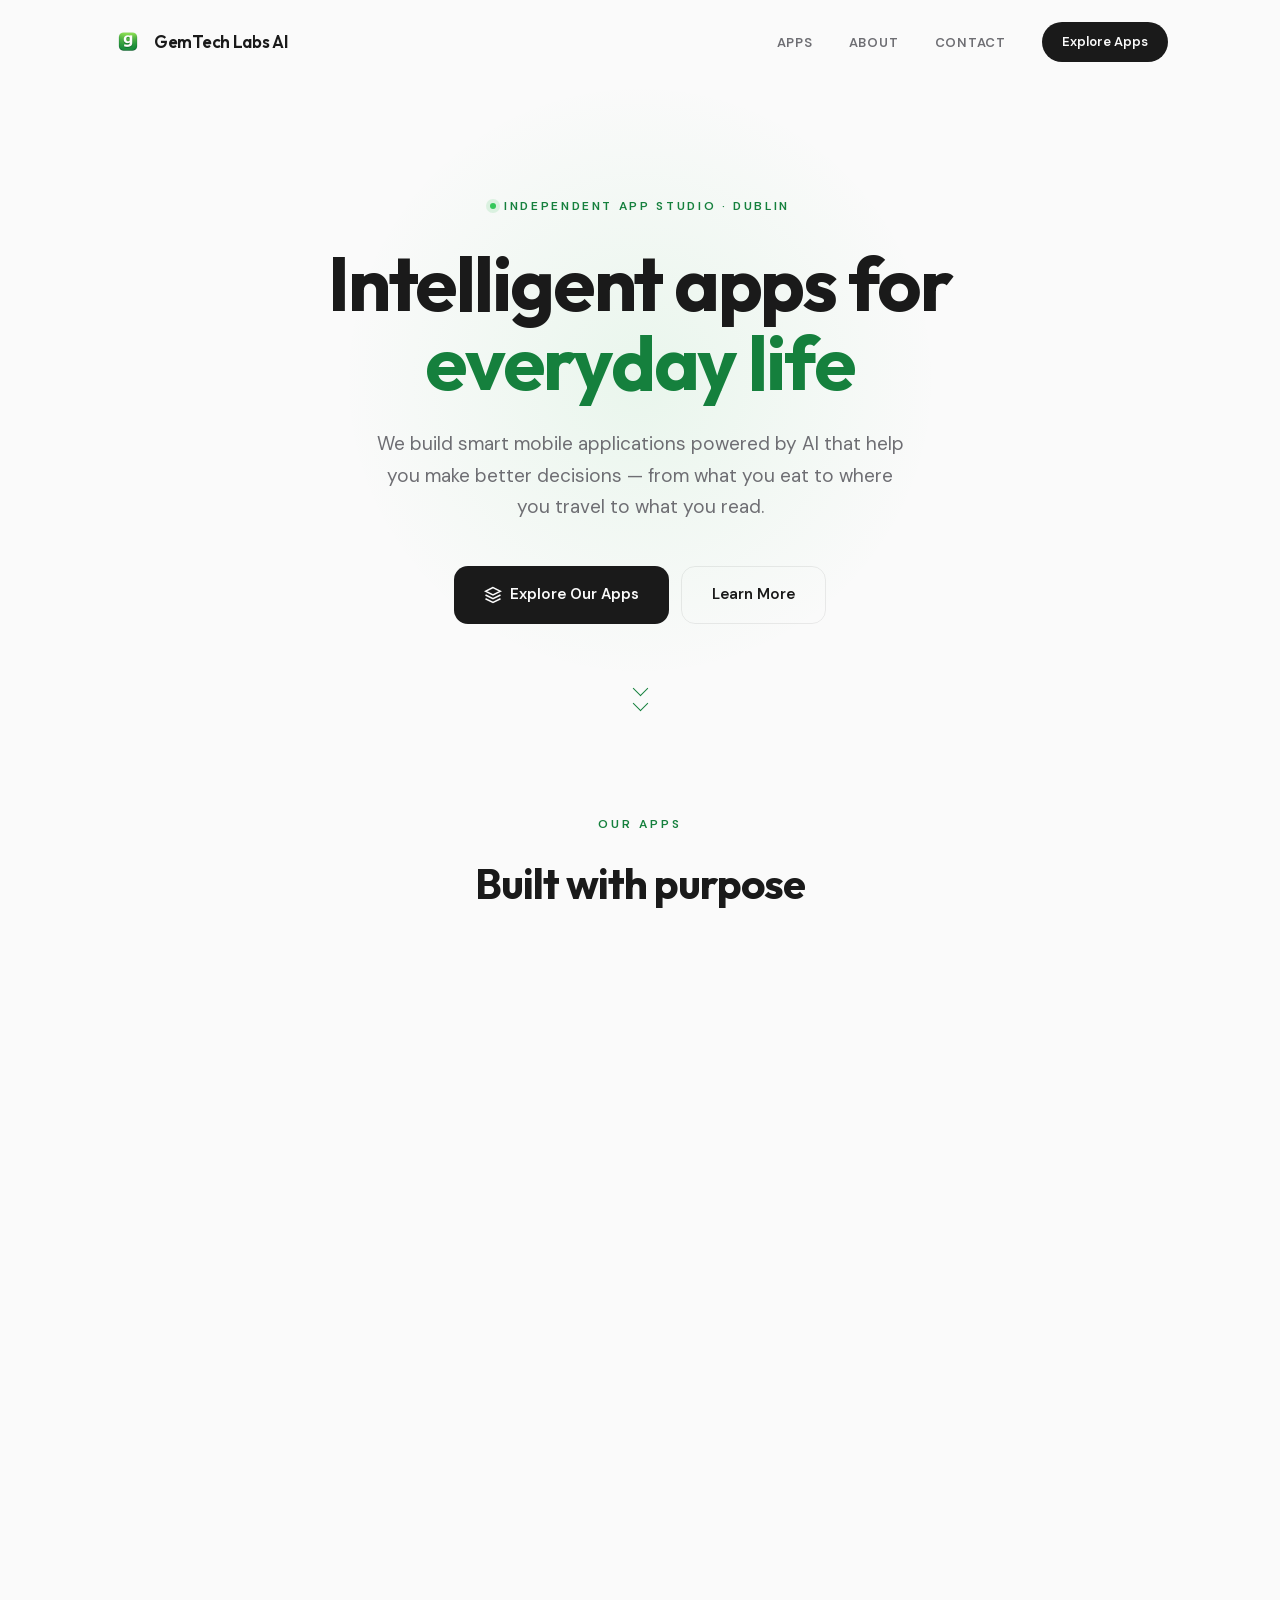
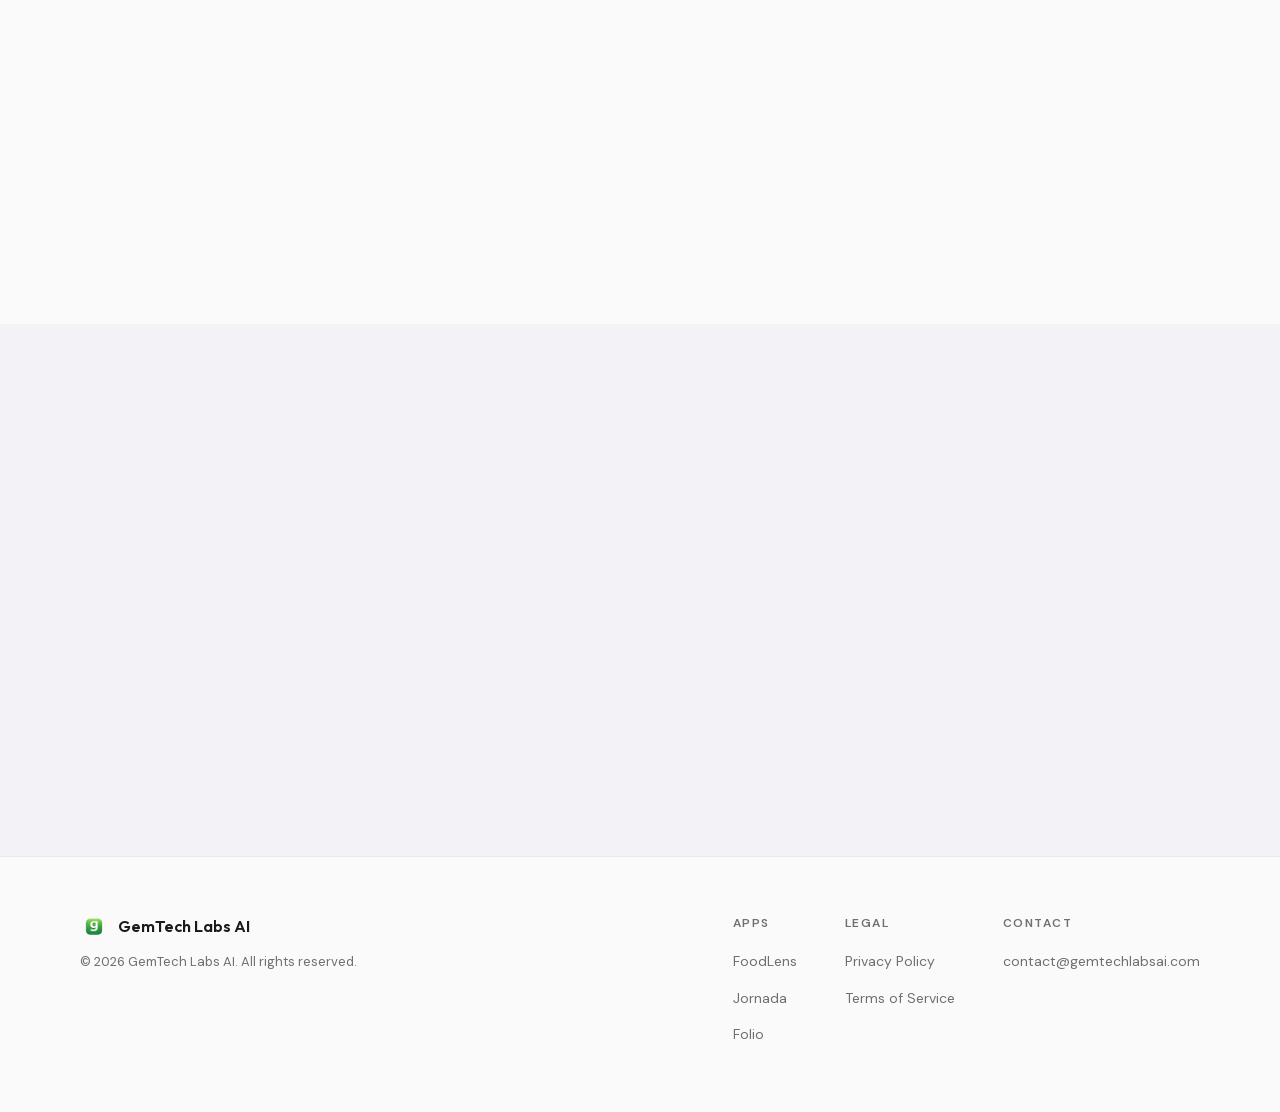
<file: index.html>
<!DOCTYPE html>
<html lang="en">
<head>
    <meta charset="UTF-8">
    <meta name="viewport" content="width=device-width, initial-scale=1.0">
    <meta http-equiv="Content-Security-Policy" content="default-src 'self'; script-src 'self'; style-src 'self'; img-src 'self' data:; font-src 'self'; connect-src 'self'; object-src 'none'; base-uri 'self'; form-action 'none'; upgrade-insecure-requests">
    <meta name="referrer" content="strict-origin-when-cross-origin">
    <title>GemTech Labs AI — FoodLens, Jornada & Folio | Apps for Everyday Life</title>
    <meta name="description" content="GemTech Labs AI is an independent app studio in Dublin, Ireland building intelligent mobile apps: FoodLens for AI food analysis, Jornada for smart travel planning, and Folio for tracking your reading.">
    <link rel="canonical" href="https://gemtechlabsai.com/">

    <meta property="og:site_name" content="GemTech Labs AI">
    <meta property="og:title" content="GemTech Labs AI — Intelligent Apps for Everyday Life">
    <meta property="og:description" content="Independent app studio in Dublin building apps that fit real life: FoodLens for food analysis, Jornada for travel planning, and Folio for tracking your reading.">
    <meta property="og:type" content="website">
    <meta property="og:url" content="https://gemtechlabsai.com/">
    <meta property="og:image" content="https://gemtechlabsai.com/images/og-image.png">
    <meta property="og:image:width" content="1200">
    <meta property="og:image:height" content="630">
    <meta property="og:image:alt" content="GemTech Labs AI logo">
    <meta name="twitter:card" content="summary_large_image">
    <meta name="twitter:title" content="GemTech Labs AI — Intelligent Apps for Everyday Life">
    <meta name="twitter:description" content="Independent app studio in Dublin building apps that fit real life: FoodLens for food analysis, Jornada for travel planning, and Folio for tracking your reading.">
    <meta name="twitter:image" content="https://gemtechlabsai.com/images/og-image.png">

    <meta name="theme-color" media="(prefers-color-scheme: light)" content="#fafafa">
    <meta name="theme-color" media="(prefers-color-scheme: dark)" content="#000000">
    <link rel="icon" type="image/png" sizes="32x32" href="/favicon-32.png">
    <link rel="icon" type="image/png" sizes="16x16" href="/favicon-16.png">
    <link rel="apple-touch-icon" sizes="180x180" href="/apple-touch-icon.png">

    <link rel="preload" href="/fonts/dm-sans-latin.woff2" as="font" type="font/woff2" crossorigin>
    <link rel="preload" href="/fonts/outfit-latin.woff2" as="font" type="font/woff2" crossorigin>
    <link rel="stylesheet" href="/css/fonts.css">
    <link rel="stylesheet" href="/css/styles.css">

    <script type="application/ld+json">
    {
      "@context": "https://schema.org",
      "@graph": [
        {
          "@type": "Organization",
          "@id": "https://gemtechlabsai.com/#org",
          "name": "GemTech Labs AI",
          "url": "https://gemtechlabsai.com/",
          "logo": "https://gemtechlabsai.com/images/logo-360.png",
          "email": "contact@gemtechlabsai.com",
          "address": { "@type": "PostalAddress", "addressLocality": "Dublin", "addressCountry": "IE" }
        },
        {
          "@type": "WebSite",
          "@id": "https://gemtechlabsai.com/#website",
          "url": "https://gemtechlabsai.com/",
          "name": "GemTech Labs AI",
          "publisher": { "@id": "https://gemtechlabsai.com/#org" }
        },
        {
          "@type": "SoftwareApplication",
          "name": "FoodLens",
          "operatingSystem": "iOS",
          "applicationCategory": "HealthApplication",
          "description": "Scan any food product barcode and get an AI-powered health analysis: ingredient breakdown, additive risk alerts, and a clear 0-100 health score.",
          "url": "https://apps.apple.com/app/foodlens/id6759176098",
          "publisher": { "@id": "https://gemtechlabsai.com/#org" }
        },
        {
          "@type": "SoftwareApplication",
          "name": "Jornada",
          "operatingSystem": "iOS",
          "applicationCategory": "TravelApplication",
          "description": "AI-powered travel planning: smart itineraries, hidden gems, a travel journal, and a trip organizer in one app.",
          "publisher": { "@id": "https://gemtechlabsai.com/#org" }
        },
        {
          "@type": "SoftwareApplication",
          "name": "Folio",
          "operatingSystem": "iOS",
          "applicationCategory": "LifestyleApplication",
          "description": "A cozy, private reading tracker: keep your shelf, time your reading sessions, and watch streaks and totals build. No account required.",
          "publisher": { "@id": "https://gemtechlabsai.com/#org" }
        }
      ]
    }
    </script>
</head>
<body>

    <a class="skip-link" href="#main">Skip to content</a>

    <!-- Navigation -->
    <nav id="nav" aria-label="Main">
        <div class="nav-inner">
            <a href="/" class="nav-logo">
                <img src="/images/logo-64.png" alt="" width="32" height="32" class="nav-logo-icon">
                <span class="nav-logo-text">GemTech Labs AI</span>
            </a>
            <button class="nav-toggle" id="navToggle" aria-label="Menu" aria-expanded="false" aria-controls="navLinks">
                <span></span>
                <span></span>
                <span></span>
            </button>
            <ul class="nav-links" id="navLinks">
                <li><a href="#apps">Apps</a></li>
                <li><a href="#about">About</a></li>
                <li><a href="mailto:contact@gemtechlabsai.com">Contact</a></li>
                <li><a href="#apps" class="cta-link">Explore Apps</a></li>
            </ul>
        </div>
    </nav>

    <main id="main">

        <!-- Hero -->
        <section class="hero">
            <p class="hero-badge">Independent App Studio · Dublin</p>
            <h1>Intelligent apps for <span class="accent">everyday life</span></h1>
            <p class="hero-sub">We build smart mobile applications powered by AI that help you make better decisions — from what you eat to where you travel to what you read.</p>
            <div class="hero-buttons">
                <a href="#apps" class="btn-primary">
                    <svg width="18" height="18" viewBox="0 0 24 24" fill="none" stroke="currentColor" stroke-width="2" aria-hidden="true"><path d="M12 2L2 7l10 5 10-5-10-5z"/><path d="M2 17l10 5 10-5"/><path d="M2 12l10 5 10-5"/></svg>
                    Explore Our Apps
                </a>
                <a href="#about" class="btn-secondary">Learn More</a>
            </div>
            <a href="#apps" class="hero-scroll" aria-label="Scroll to apps">
                <span class="hero-scroll-chevron"></span>
                <span class="hero-scroll-chevron"></span>
            </a>
        </section>

        <!-- App Showcase -->
        <section class="showcase" id="apps">
            <div class="showcase-header">
                <p class="section-label reveal">Our Apps</p>
                <h2 class="reveal">Built with purpose</h2>
                <p class="reveal">Every app we make solves a real problem with thoughtful design and cutting-edge AI.</p>
            </div>

            <div class="app-cards-list">

                <!-- FoodLens -->
                <article class="app-card foodlens-card reveal" id="foodlens">
                    <div class="app-banner foodlens">
                        <div class="app-icon">
                            <img src="/images/foodlens-icon-160.png" alt="FoodLens app icon" width="92" height="92" loading="lazy" decoding="async">
                        </div>
                        <h3>FoodLens</h3>
                        <p class="tagline">Know what you eat</p>
                    </div>
                    <div class="app-body">
                        <p>Scan any food product barcode and instantly get an AI-powered health analysis. FoodLens decodes ingredient lists, identifies harmful additives, and gives you a clear health score — so you can make informed choices at the grocery store.</p>

                        <ul class="feature-grid">
                            <li class="feature-item reveal">
                                <span class="feature-icon green-icon" aria-hidden="true">
                                    <svg viewBox="0 0 24 24" fill="none" stroke="currentColor" stroke-linecap="round" stroke-linejoin="round"><path d="M14.5 4h-5L7 7H4a2 2 0 0 0-2 2v9a2 2 0 0 0 2 2h16a2 2 0 0 0 2-2V9a2 2 0 0 0-2-2h-3l-2.5-3z"/><circle cx="12" cy="13" r="3"/></svg>
                                </span>
                                <div>
                                    <h4>Instant Scan</h4>
                                    <p>Point your camera at any barcode for real-time analysis</p>
                                </div>
                            </li>
                            <li class="feature-item reveal">
                                <span class="feature-icon green-icon" aria-hidden="true">
                                    <svg viewBox="0 0 24 24" fill="none" stroke="currentColor" stroke-linecap="round" stroke-linejoin="round"><path d="M10 2v7.5L4.7 20.6a1 1 0 0 0 .9 1.4h12.8a1 1 0 0 0 .9-1.4L14 9.5V2"/><path d="M8.5 2h7"/><path d="M7 16h10"/></svg>
                                </span>
                                <div>
                                    <h4>Ingredient Analysis</h4>
                                    <p>AI-powered breakdown of every ingredient and additive</p>
                                </div>
                            </li>
                            <li class="feature-item reveal">
                                <span class="feature-icon green-icon" aria-hidden="true">
                                    <svg viewBox="0 0 24 24" fill="none" stroke="currentColor" stroke-linecap="round" stroke-linejoin="round"><path d="M3 3v18h18"/><path d="M18 17V9"/><path d="M13 17V5"/><path d="M8 17v-3"/></svg>
                                </span>
                                <div>
                                    <h4>Health Score</h4>
                                    <p>Clear 0-100 score based on nutrition, additives, and processing</p>
                                </div>
                            </li>
                            <li class="feature-item reveal">
                                <span class="feature-icon green-icon" aria-hidden="true">
                                    <svg viewBox="0 0 24 24" fill="none" stroke="currentColor" stroke-linecap="round" stroke-linejoin="round"><path d="m21.7 18-8-14a2 2 0 0 0-3.4 0l-8 14A2 2 0 0 0 4 21h16a2 2 0 0 0 1.7-3z"/><path d="M12 9v4"/><path d="M12 17h.01"/></svg>
                                </span>
                                <div>
                                    <h4>Risk Alerts</h4>
                                    <p>Warnings about harmful additives and allergens</p>
                                </div>
                            </li>
                        </ul>

                        <a href="https://apps.apple.com/app/foodlens/id6759176098" target="_blank" rel="noopener noreferrer" class="app-store-badge">
                            <svg viewBox="0 0 24 24" aria-hidden="true"><path d="M18.71 19.5c-.83 1.24-1.71 2.45-3.05 2.47-1.34.03-1.77-.79-3.29-.79-1.53 0-2 .77-3.27.82-1.31.05-2.3-1.32-3.14-2.53C4.25 17 2.94 12.45 4.7 9.39c.87-1.52 2.43-2.48 4.12-2.51 1.28-.02 2.5.87 3.29.87.78 0 2.26-1.07 3.8-.91.65.03 2.47.26 3.64 1.98-.09.06-2.17 1.28-2.15 3.81.03 3.02 2.65 4.03 2.68 4.04-.03.07-.42 1.44-1.38 2.83M13 3.5c.73-.83 1.94-1.46 2.94-1.5.13 1.17-.34 2.35-1.04 3.19-.69.85-1.83 1.51-2.95 1.42-.15-1.15.41-2.35 1.05-3.11z"/></svg>
                            <span class="badge-text">
                                <small>Download on the</small>
                                <strong>App Store</strong>
                            </span>
                        </a>
                    </div>
                </article>

                <!-- Jornada -->
                <article class="app-card jornada-card reveal" id="jornada">
                    <div class="app-banner jornada">
                        <div class="app-icon">
                            <img src="/images/jornada-icon-160.png" alt="Jornada app icon" width="92" height="92" loading="lazy" decoding="async">
                        </div>
                        <h3>Jornada</h3>
                        <p class="tagline">Travel smarter</p>
                    </div>
                    <div class="app-body">
                        <p>Plan your next adventure with AI-powered travel intelligence. Jornada helps you discover hidden gems, organize your trips, and keep a beautiful travel journal — so every journey becomes unforgettable.</p>

                        <ul class="feature-grid">
                            <li class="feature-item reveal">
                                <span class="feature-icon amber-icon" aria-hidden="true">
                                    <svg viewBox="0 0 24 24" fill="none" stroke="currentColor" stroke-linecap="round" stroke-linejoin="round"><path d="M14.1 5.6a2 2 0 0 0 1.8 0l3.7-1.8A1 1 0 0 1 21 4.6v12.8a1 1 0 0 1-.6.9l-4.5 2.3a2 2 0 0 1-1.8 0l-4.2-2.1a2 2 0 0 0-1.8 0l-3.7 1.8A1 1 0 0 1 3 19.4V6.6a1 1 0 0 1 .6-.9l4.5-2.3a2 2 0 0 1 1.8 0z"/><path d="M15 5.8v15"/><path d="M9 3.2v15"/></svg>
                                </span>
                                <div>
                                    <h4>Smart Planning</h4>
                                    <p>AI-powered itineraries tailored to your travel style</p>
                                </div>
                            </li>
                            <li class="feature-item reveal">
                                <span class="feature-icon amber-icon" aria-hidden="true">
                                    <svg viewBox="0 0 24 24" fill="none" stroke="currentColor" stroke-linecap="round" stroke-linejoin="round"><path d="M6 3h12l4 6-10 13L2 9z"/><path d="M11 3 8 9l4 13 4-13-3-6"/><path d="M2 9h20"/></svg>
                                </span>
                                <div>
                                    <h4>Hidden Gems</h4>
                                    <p>Discover off-the-beaten-path spots locals love</p>
                                </div>
                            </li>
                            <li class="feature-item reveal">
                                <span class="feature-icon amber-icon" aria-hidden="true">
                                    <svg viewBox="0 0 24 24" fill="none" stroke="currentColor" stroke-linecap="round" stroke-linejoin="round"><path d="M12 7v14"/><path d="M3 18a1 1 0 0 1-1-1V4a1 1 0 0 1 1-1h5a4 4 0 0 1 4 4 4 4 0 0 1 4-4h5a1 1 0 0 1 1 1v13a1 1 0 0 1-1 1h-6a3 3 0 0 0-3 3 3 3 0 0 0-3-3z"/></svg>
                                </span>
                                <div>
                                    <h4>Travel Journal</h4>
                                    <p>Capture memories with photos, notes, and maps</p>
                                </div>
                            </li>
                            <li class="feature-item reveal">
                                <span class="feature-icon amber-icon" aria-hidden="true">
                                    <svg viewBox="0 0 24 24" fill="none" stroke="currentColor" stroke-linecap="round" stroke-linejoin="round"><rect width="8" height="4" x="8" y="2" rx="1"/><path d="M16 4h2a2 2 0 0 1 2 2v14a2 2 0 0 1-2 2H6a2 2 0 0 1-2-2V6a2 2 0 0 1 2-2h2"/><path d="M12 11h4"/><path d="M12 16h4"/><path d="M8 11h.01"/><path d="M8 16h.01"/></svg>
                                </span>
                                <div>
                                    <h4>Trip Organizer</h4>
                                    <p>Keep flights, hotels, and activities in one place</p>
                                </div>
                            </li>
                        </ul>

                        <span class="app-store-badge coming-soon">
                            <svg viewBox="0 0 24 24" aria-hidden="true"><path d="M18.71 19.5c-.83 1.24-1.71 2.45-3.05 2.47-1.34.03-1.77-.79-3.29-.79-1.53 0-2 .77-3.27.82-1.31.05-2.3-1.32-3.14-2.53C4.25 17 2.94 12.45 4.7 9.39c.87-1.52 2.43-2.48 4.12-2.51 1.28-.02 2.5.87 3.29.87.78 0 2.26-1.07 3.8-.91.65.03 2.47.26 3.64 1.98-.09.06-2.17 1.28-2.15 3.81.03 3.02 2.65 4.03 2.68 4.04-.03.07-.42 1.44-1.38 2.83M13 3.5c.73-.83 1.94-1.46 2.94-1.5.13 1.17-.34 2.35-1.04 3.19-.69.85-1.83 1.51-2.95 1.42-.15-1.15.41-2.35 1.05-3.11z"/></svg>
                            <span class="badge-text">
                                <small>Coming soon on the</small>
                                <strong>App Store</strong>
                            </span>
                        </span>
                    </div>
                </article>

                <!-- Folio -->
                <article class="app-card folio-card reveal" id="folio">
                    <div class="app-banner folio">
                        <div class="app-icon">
                            <img src="/images/folio-icon-160.png" alt="Folio app icon" width="92" height="92" loading="lazy" decoding="async">
                        </div>
                        <h3>Folio</h3>
                        <p class="tagline">Your reading, remembered</p>
                    </div>
                    <div class="app-body">
                        <p>A reading tracker with the warmth of a paper journal. Folio keeps your shelf, times your reading sessions, and turns the habit into streaks and stats — so the quiet hours you spend with a book finally leave a trace.</p>

                        <ul class="feature-grid">
                            <li class="feature-item reveal">
                                <span class="feature-icon oxblood-icon" aria-hidden="true">
                                    <svg viewBox="0 0 24 24" fill="none" stroke="currentColor" stroke-linecap="round" stroke-linejoin="round"><path d="M4 19.5A2.5 2.5 0 0 1 6.5 17H20"/><path d="M6.5 2H20v20H6.5A2.5 2.5 0 0 1 4 19.5v-15A2.5 2.5 0 0 1 6.5 2z"/></svg>
                                </span>
                                <div>
                                    <h4>Your Shelf</h4>
                                    <p>Every book you're reading, in one place</p>
                                </div>
                            </li>
                            <li class="feature-item reveal">
                                <span class="feature-icon oxblood-icon" aria-hidden="true">
                                    <svg viewBox="0 0 24 24" fill="none" stroke="currentColor" stroke-linecap="round" stroke-linejoin="round"><circle cx="12" cy="13" r="8"/><path d="M12 9v4l2.5 2.5"/><path d="M9 2h6"/></svg>
                                </span>
                                <div>
                                    <h4>Reading Sessions</h4>
                                    <p>A calm timer, or log your time after the fact</p>
                                </div>
                            </li>
                            <li class="feature-item reveal">
                                <span class="feature-icon oxblood-icon" aria-hidden="true">
                                    <svg viewBox="0 0 24 24" fill="none" stroke="currentColor" stroke-linecap="round" stroke-linejoin="round"><path d="M12 3v18"/><path d="M5 8l7-5 7 5"/><path d="M5 8v8l7 5 7-5V8"/></svg>
                                </span>
                                <div>
                                    <h4>Streaks &amp; Stats</h4>
                                    <p>Daily streaks, weekly totals, and time per book</p>
                                </div>
                            </li>
                            <li class="feature-item reveal">
                                <span class="feature-icon oxblood-icon" aria-hidden="true">
                                    <svg viewBox="0 0 24 24" fill="none" stroke="currentColor" stroke-linecap="round" stroke-linejoin="round"><rect width="18" height="11" x="3" y="11" rx="2"/><path d="M7 11V7a5 5 0 0 1 10 0v4"/></svg>
                                </span>
                                <div>
                                    <h4>Yours Alone</h4>
                                    <p>No account, no tracking — your shelf syncs via your iCloud</p>
                                </div>
                            </li>
                        </ul>

                        <span class="app-store-badge coming-soon">
                            <svg viewBox="0 0 24 24" aria-hidden="true"><path d="M18.71 19.5c-.83 1.24-1.71 2.45-3.05 2.47-1.34.03-1.77-.79-3.29-.79-1.53 0-2 .77-3.27.82-1.31.05-2.3-1.32-3.14-2.53C4.25 17 2.94 12.45 4.7 9.39c.87-1.52 2.43-2.48 4.12-2.51 1.28-.02 2.5.87 3.29.87.78 0 2.26-1.07 3.8-.91.65.03 2.47.26 3.64 1.98-.09.06-2.17 1.28-2.15 3.81.03 3.02 2.65 4.03 2.68 4.04-.03.07-.42 1.44-1.38 2.83M13 3.5c.73-.83 1.94-1.46 2.94-1.5.13 1.17-.34 2.35-1.04 3.19-.69.85-1.83 1.51-2.95 1.42-.15-1.15.41-2.35 1.05-3.11z"/></svg>
                            <span class="badge-text">
                                <small>Coming soon on the</small>
                                <strong>App Store</strong>
                            </span>
                        </span>
                    </div>
                </article>

            </div>
        </section>

        <!-- About -->
        <section class="about" id="about">
            <div class="about-inner">
                <p class="section-label reveal">About</p>
                <h2 class="reveal">We're GemTech Labs AI</h2>
                <div class="section-divider reveal"></div>
                <p class="reveal">We're an independent studio focused on building intelligent mobile applications. We believe AI should make everyday decisions easier — not more complicated. Our apps are designed to be simple, fast, and genuinely useful.</p>
                <p class="reveal">Based in Dublin, Ireland. Built with care for people everywhere.</p>
            </div>
        </section>

    </main>

    <!-- Footer -->
    <footer>
        <div class="footer-inner">
            <div>
                <div class="footer-brand">
                    <img src="/images/logo-64.png" alt="" width="28" height="28" loading="lazy" decoding="async">
                    <span>GemTech Labs AI</span>
                </div>
                <p class="footer-copy">&copy; 2026 GemTech Labs AI. All rights reserved.</p>
            </div>
            <div class="footer-links">
                <div class="footer-col">
                    <h3>Apps</h3>
                    <ul>
                        <li><a href="#foodlens">FoodLens</a></li>
                        <li><a href="#jornada">Jornada</a></li>
                        <li><a href="#folio">Folio</a></li>
                    </ul>
                </div>
                <div class="footer-col">
                    <h3>Legal</h3>
                    <ul>
                        <li><a href="/privacy">Privacy Policy</a></li>
                        <li><a href="/terms">Terms of Service</a></li>
                    </ul>
                </div>
                <div class="footer-col">
                    <h3>Contact</h3>
                    <ul>
                        <li><a href="mailto:contact@gemtechlabsai.com">contact@gemtechlabsai.com</a></li>
                    </ul>
                </div>
            </div>
        </div>
    </footer>

    <script src="/js/main.js"></script>
</body>
</html>
</file>
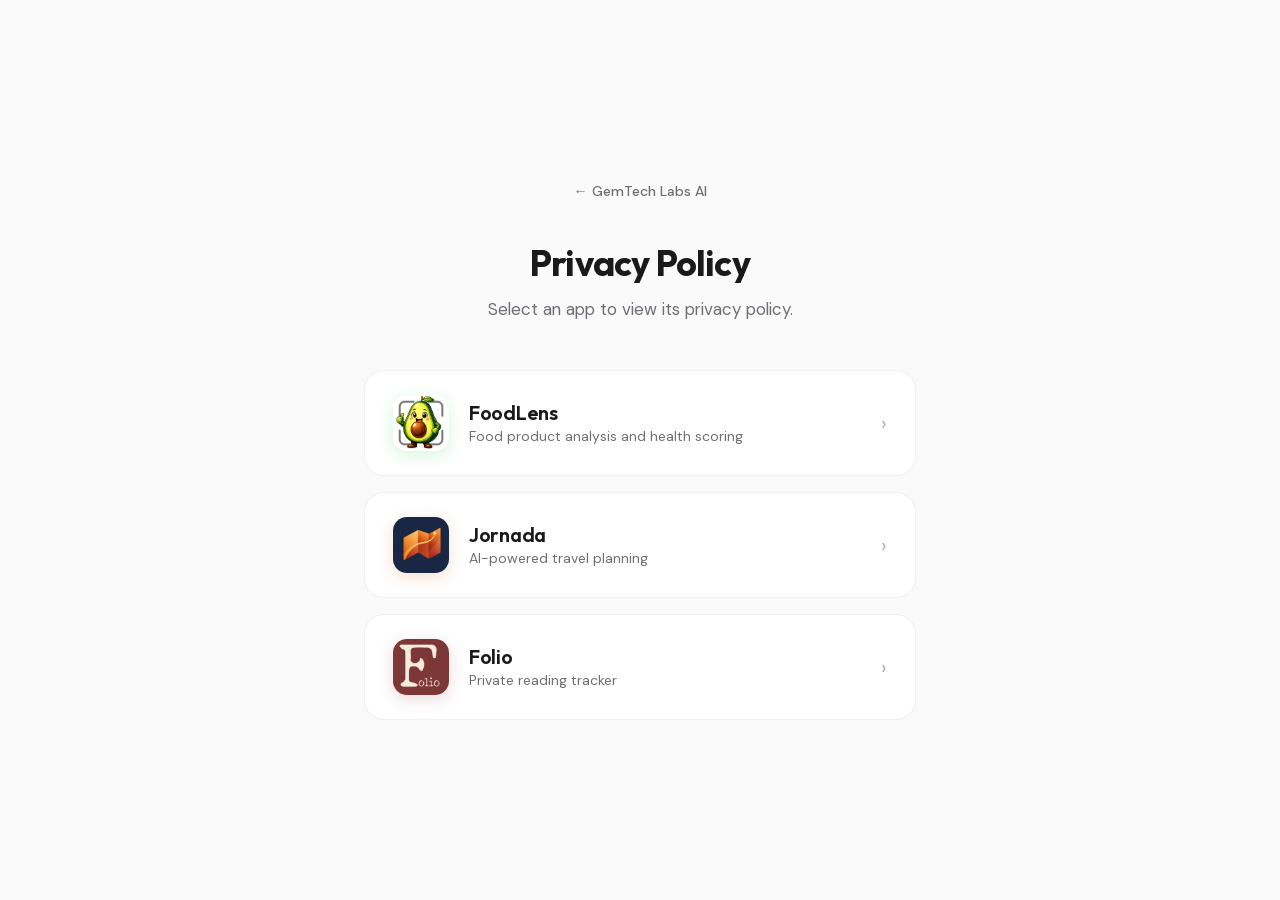
<file: privacy.html>
<!DOCTYPE html>
<html lang="en">
<head>
    <meta charset="UTF-8">
    <meta name="viewport" content="width=device-width, initial-scale=1.0">
    <meta http-equiv="Content-Security-Policy" content="default-src 'self'; script-src 'none'; style-src 'self' 'unsafe-inline'; img-src 'self'; font-src 'self'; object-src 'none'; base-uri 'self'; form-action 'none'; upgrade-insecure-requests">
    <meta name="referrer" content="strict-origin-when-cross-origin">
    <title>Privacy Policy — GemTech Labs AI</title>
    <meta name="description" content="Privacy policies for GemTech Labs AI apps. Select FoodLens, Jornada, or Folio to view its privacy policy.">
    <link rel="canonical" href="https://gemtechlabsai.com/privacy">
    <meta name="theme-color" media="(prefers-color-scheme: light)" content="#fafafa">
    <meta name="theme-color" media="(prefers-color-scheme: dark)" content="#000000">
    <link rel="icon" type="image/png" sizes="32x32" href="/favicon-32.png">
    <link rel="icon" type="image/png" sizes="16x16" href="/favicon-16.png">
    <link rel="apple-touch-icon" sizes="180x180" href="/apple-touch-icon.png">
    <link rel="stylesheet" href="/css/fonts.css">
    <style>
        :root {
            --green: #34c759;
            --orange: #f5a623;
            --oxblood: #9b4a47;
            --bg: #fafafa;
            --bg-card: #ffffff;
            --text: #1a1a1a;
            --text-secondary: #6e6e73;
            --text-tertiary: #aeaeb2;
            --border: rgba(0,0,0,0.06);
            --surface: #f2f2f7;
        }
        @media (prefers-color-scheme: dark) {
            :root {
                --bg: #000000;
                --bg-card: #1c1c1e;
                --text: #f5f5f7;
                --text-secondary: #98989d;
                --text-tertiary: #636366;
                --border: rgba(255,255,255,0.08);
                --surface: #1c1c1e;
            }
        }
        * { margin: 0; padding: 0; box-sizing: border-box; }
        body {
            font-family: 'DM Sans', -apple-system, BlinkMacSystemFont, sans-serif;
            background: var(--bg);
            color: var(--text);
            -webkit-font-smoothing: antialiased;
            min-height: 100vh;
            display: flex;
            align-items: center;
            justify-content: center;
        }
        .container {
            max-width: 600px;
            width: 100%;
            padding: 60px 24px;
            text-align: center;
        }
        .back-link {
            display: inline-flex;
            align-items: center;
            gap: 6px;
            font-size: 14px;
            font-weight: 500;
            color: var(--text-secondary);
            text-decoration: none;
            margin-bottom: 40px;
            transition: color 0.2s;
        }
        .back-link:hover { color: var(--text); }
        h1 {
            font-family: 'Outfit', sans-serif;
            font-size: clamp(28px, 5vw, 36px);
            font-weight: 700;
            letter-spacing: -0.8px;
            margin-bottom: 12px;
        }
        .subtitle {
            font-size: 17px;
            color: var(--text-secondary);
            margin-bottom: 48px;
            line-height: 1.5;
        }
        .app-cards {
            display: flex;
            flex-direction: column;
            gap: 16px;
        }
        .app-card {
            display: flex;
            align-items: center;
            gap: 20px;
            padding: 24px 28px;
            background: var(--bg-card);
            border: 1px solid var(--border);
            border-radius: 20px;
            text-decoration: none;
            color: var(--text);
            transition: transform 0.2s, box-shadow 0.2s, border-color 0.2s;
        }
        .app-card:hover {
            transform: translateY(-2px);
            box-shadow: 0 12px 40px rgba(0,0,0,0.08);
        }
        .app-card.foodlens:hover { border-color: var(--green); }
        .app-card.jornada:hover { border-color: var(--orange); }
        .app-card.folio:hover { border-color: var(--oxblood); }
        .app-icon {
            width: 56px;
            height: 56px;
            border-radius: 14px;
            overflow: hidden;
            flex-shrink: 0;
        }
        .app-icon img {
            width: 100%;
            height: 100%;
            object-fit: cover;
        }
        .app-icon.foodlens { box-shadow: 0 4px 16px rgba(52,199,89,0.2); }
        .app-icon.jornada { box-shadow: 0 4px 16px rgba(196,94,0,0.2); }
        .app-icon.folio { box-shadow: 0 4px 16px rgba(155,74,71,0.2); }
        .app-info {
            text-align: left;
            flex: 1;
        }
        .app-info h2 {
            font-family: 'Outfit', sans-serif;
            font-size: 20px;
            font-weight: 600;
            letter-spacing: -0.3px;
            margin-bottom: 2px;
        }
        .app-info p {
            font-size: 14px;
            color: var(--text-secondary);
            line-height: 1.4;
        }
        .arrow {
            font-size: 20px;
            color: var(--text-tertiary);
            flex-shrink: 0;
            transition: transform 0.2s;
        }
        .app-card:hover .arrow { transform: translateX(4px); }
        @media (max-width: 480px) {
            .app-card { padding: 20px; gap: 16px; }
            .app-icon { width: 48px; height: 48px; border-radius: 12px; }
        }
    </style>
</head>
<body>
    <div class="container">
        <a href="/" class="back-link">&larr; GemTech Labs AI</a>
        <h1>Privacy Policy</h1>
        <p class="subtitle">Select an app to view its privacy policy.</p>

        <div class="app-cards">
            <a href="/foodlens/privacy" class="app-card foodlens">
                <div class="app-icon foodlens">
                    <img src="/images/foodlens-icon-160.png" alt="" width="56" height="56">
                </div>
                <div class="app-info">
                    <h2>FoodLens</h2>
                    <p>Food product analysis and health scoring</p>
                </div>
                <span class="arrow">&rsaquo;</span>
            </a>

            <a href="/jornada/privacy" class="app-card jornada">
                <div class="app-icon jornada">
                    <img src="/images/jornada-icon-160.png" alt="" width="56" height="56">
                </div>
                <div class="app-info">
                    <h2>Jornada</h2>
                    <p>AI-powered travel planning</p>
                </div>
                <span class="arrow">&rsaquo;</span>
            </a>

            <a href="/folio/privacy" class="app-card folio">
                <div class="app-icon folio">
                    <img src="/images/folio-icon-160.png" alt="" width="56" height="56">
                </div>
                <div class="app-info">
                    <h2>Folio</h2>
                    <p>Private reading tracker</p>
                </div>
                <span class="arrow">&rsaquo;</span>
            </a>
        </div>
    </div>
</body>
</html>
</file>
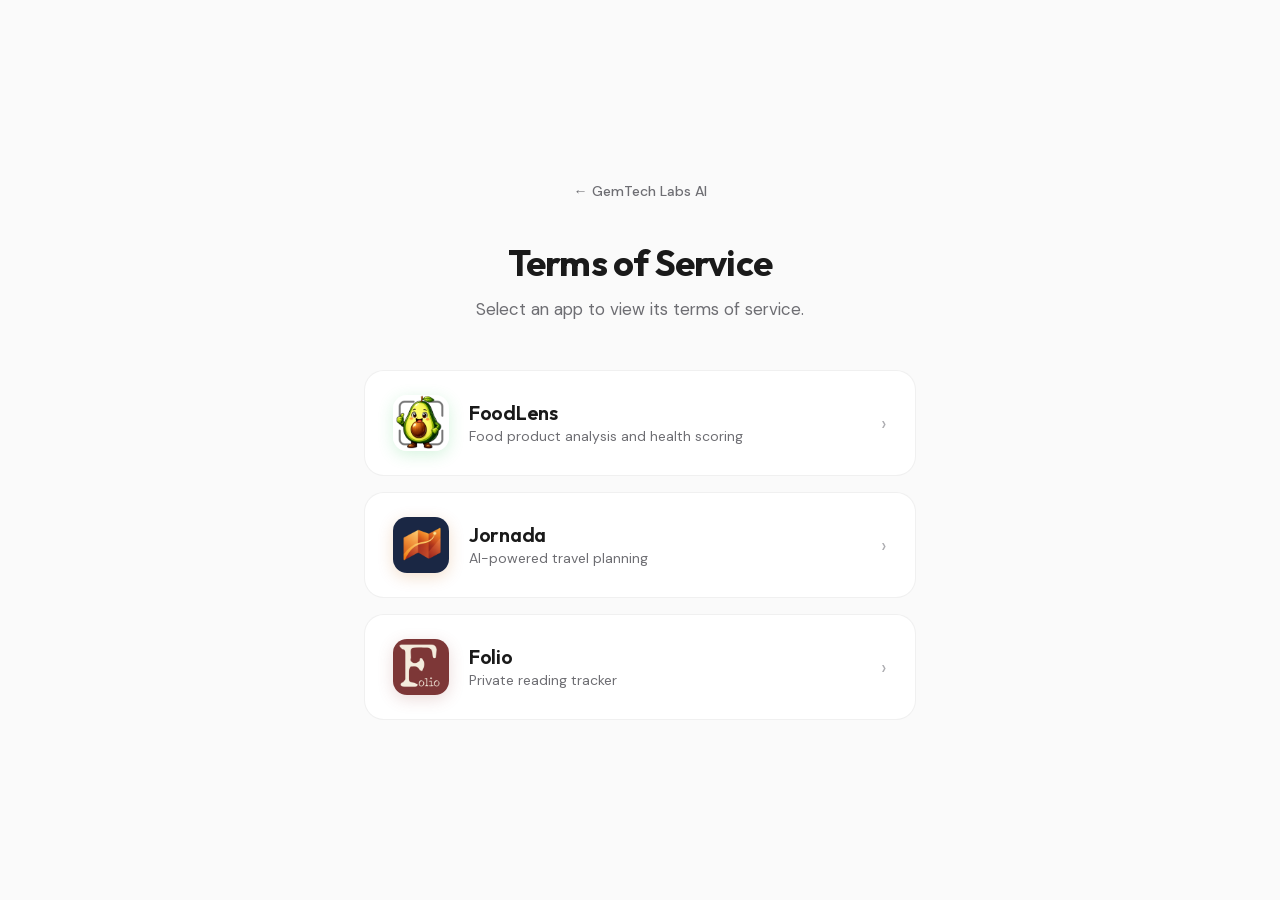
<file: terms.html>
<!DOCTYPE html>
<html lang="en">
<head>
    <meta charset="UTF-8">
    <meta name="viewport" content="width=device-width, initial-scale=1.0">
    <meta http-equiv="Content-Security-Policy" content="default-src 'self'; script-src 'none'; style-src 'self' 'unsafe-inline'; img-src 'self'; font-src 'self'; object-src 'none'; base-uri 'self'; form-action 'none'; upgrade-insecure-requests">
    <meta name="referrer" content="strict-origin-when-cross-origin">
    <title>Terms of Service — GemTech Labs AI</title>
    <meta name="description" content="Terms of service for GemTech Labs AI apps. Select FoodLens, Jornada, or Folio to view its terms.">
    <link rel="canonical" href="https://gemtechlabsai.com/terms">
    <meta name="theme-color" media="(prefers-color-scheme: light)" content="#fafafa">
    <meta name="theme-color" media="(prefers-color-scheme: dark)" content="#000000">
    <link rel="icon" type="image/png" sizes="32x32" href="/favicon-32.png">
    <link rel="icon" type="image/png" sizes="16x16" href="/favicon-16.png">
    <link rel="apple-touch-icon" sizes="180x180" href="/apple-touch-icon.png">
    <link rel="stylesheet" href="/css/fonts.css">
    <style>
        :root {
            --green: #34c759;
            --orange: #f5a623;
            --oxblood: #9b4a47;
            --bg: #fafafa;
            --bg-card: #ffffff;
            --text: #1a1a1a;
            --text-secondary: #6e6e73;
            --text-tertiary: #aeaeb2;
            --border: rgba(0,0,0,0.06);
            --surface: #f2f2f7;
        }
        @media (prefers-color-scheme: dark) {
            :root {
                --bg: #000000;
                --bg-card: #1c1c1e;
                --text: #f5f5f7;
                --text-secondary: #98989d;
                --text-tertiary: #636366;
                --border: rgba(255,255,255,0.08);
                --surface: #1c1c1e;
            }
        }
        * { margin: 0; padding: 0; box-sizing: border-box; }
        body {
            font-family: 'DM Sans', -apple-system, BlinkMacSystemFont, sans-serif;
            background: var(--bg);
            color: var(--text);
            -webkit-font-smoothing: antialiased;
            min-height: 100vh;
            display: flex;
            align-items: center;
            justify-content: center;
        }
        .container {
            max-width: 600px;
            width: 100%;
            padding: 60px 24px;
            text-align: center;
        }
        .back-link {
            display: inline-flex;
            align-items: center;
            gap: 6px;
            font-size: 14px;
            font-weight: 500;
            color: var(--text-secondary);
            text-decoration: none;
            margin-bottom: 40px;
            transition: color 0.2s;
        }
        .back-link:hover { color: var(--text); }
        h1 {
            font-family: 'Outfit', sans-serif;
            font-size: clamp(28px, 5vw, 36px);
            font-weight: 700;
            letter-spacing: -0.8px;
            margin-bottom: 12px;
        }
        .subtitle {
            font-size: 17px;
            color: var(--text-secondary);
            margin-bottom: 48px;
            line-height: 1.5;
        }
        .app-cards {
            display: flex;
            flex-direction: column;
            gap: 16px;
        }
        .app-card {
            display: flex;
            align-items: center;
            gap: 20px;
            padding: 24px 28px;
            background: var(--bg-card);
            border: 1px solid var(--border);
            border-radius: 20px;
            text-decoration: none;
            color: var(--text);
            transition: transform 0.2s, box-shadow 0.2s, border-color 0.2s;
        }
        .app-card:hover {
            transform: translateY(-2px);
            box-shadow: 0 12px 40px rgba(0,0,0,0.08);
        }
        .app-card.foodlens:hover { border-color: var(--green); }
        .app-card.jornada:hover { border-color: var(--orange); }
        .app-card.folio:hover { border-color: var(--oxblood); }
        .app-icon {
            width: 56px;
            height: 56px;
            border-radius: 14px;
            overflow: hidden;
            flex-shrink: 0;
        }
        .app-icon img {
            width: 100%;
            height: 100%;
            object-fit: cover;
        }
        .app-icon.foodlens { box-shadow: 0 4px 16px rgba(52,199,89,0.2); }
        .app-icon.jornada { box-shadow: 0 4px 16px rgba(196,94,0,0.2); }
        .app-icon.folio { box-shadow: 0 4px 16px rgba(155,74,71,0.2); }
        .app-info {
            text-align: left;
            flex: 1;
        }
        .app-info h2 {
            font-family: 'Outfit', sans-serif;
            font-size: 20px;
            font-weight: 600;
            letter-spacing: -0.3px;
            margin-bottom: 2px;
        }
        .app-info p {
            font-size: 14px;
            color: var(--text-secondary);
            line-height: 1.4;
        }
        .arrow {
            font-size: 20px;
            color: var(--text-tertiary);
            flex-shrink: 0;
            transition: transform 0.2s;
        }
        .app-card:hover .arrow { transform: translateX(4px); }
        @media (max-width: 480px) {
            .app-card { padding: 20px; gap: 16px; }
            .app-icon { width: 48px; height: 48px; border-radius: 12px; }
        }
    </style>
</head>
<body>
    <div class="container">
        <a href="/" class="back-link">&larr; GemTech Labs AI</a>
        <h1>Terms of Service</h1>
        <p class="subtitle">Select an app to view its terms of service.</p>

        <div class="app-cards">
            <a href="/foodlens/terms" class="app-card foodlens">
                <div class="app-icon foodlens">
                    <img src="/images/foodlens-icon-160.png" alt="" width="56" height="56">
                </div>
                <div class="app-info">
                    <h2>FoodLens</h2>
                    <p>Food product analysis and health scoring</p>
                </div>
                <span class="arrow">&rsaquo;</span>
            </a>

            <a href="/jornada/terms" class="app-card jornada">
                <div class="app-icon jornada">
                    <img src="/images/jornada-icon-160.png" alt="" width="56" height="56">
                </div>
                <div class="app-info">
                    <h2>Jornada</h2>
                    <p>AI-powered travel planning</p>
                </div>
                <span class="arrow">&rsaquo;</span>
            </a>

            <a href="/folio/terms" class="app-card folio">
                <div class="app-icon folio">
                    <img src="/images/folio-icon-160.png" alt="" width="56" height="56">
                </div>
                <div class="app-info">
                    <h2>Folio</h2>
                    <p>Private reading tracker</p>
                </div>
                <span class="arrow">&rsaquo;</span>
            </a>
        </div>
    </div>
</body>
</html>
</file>
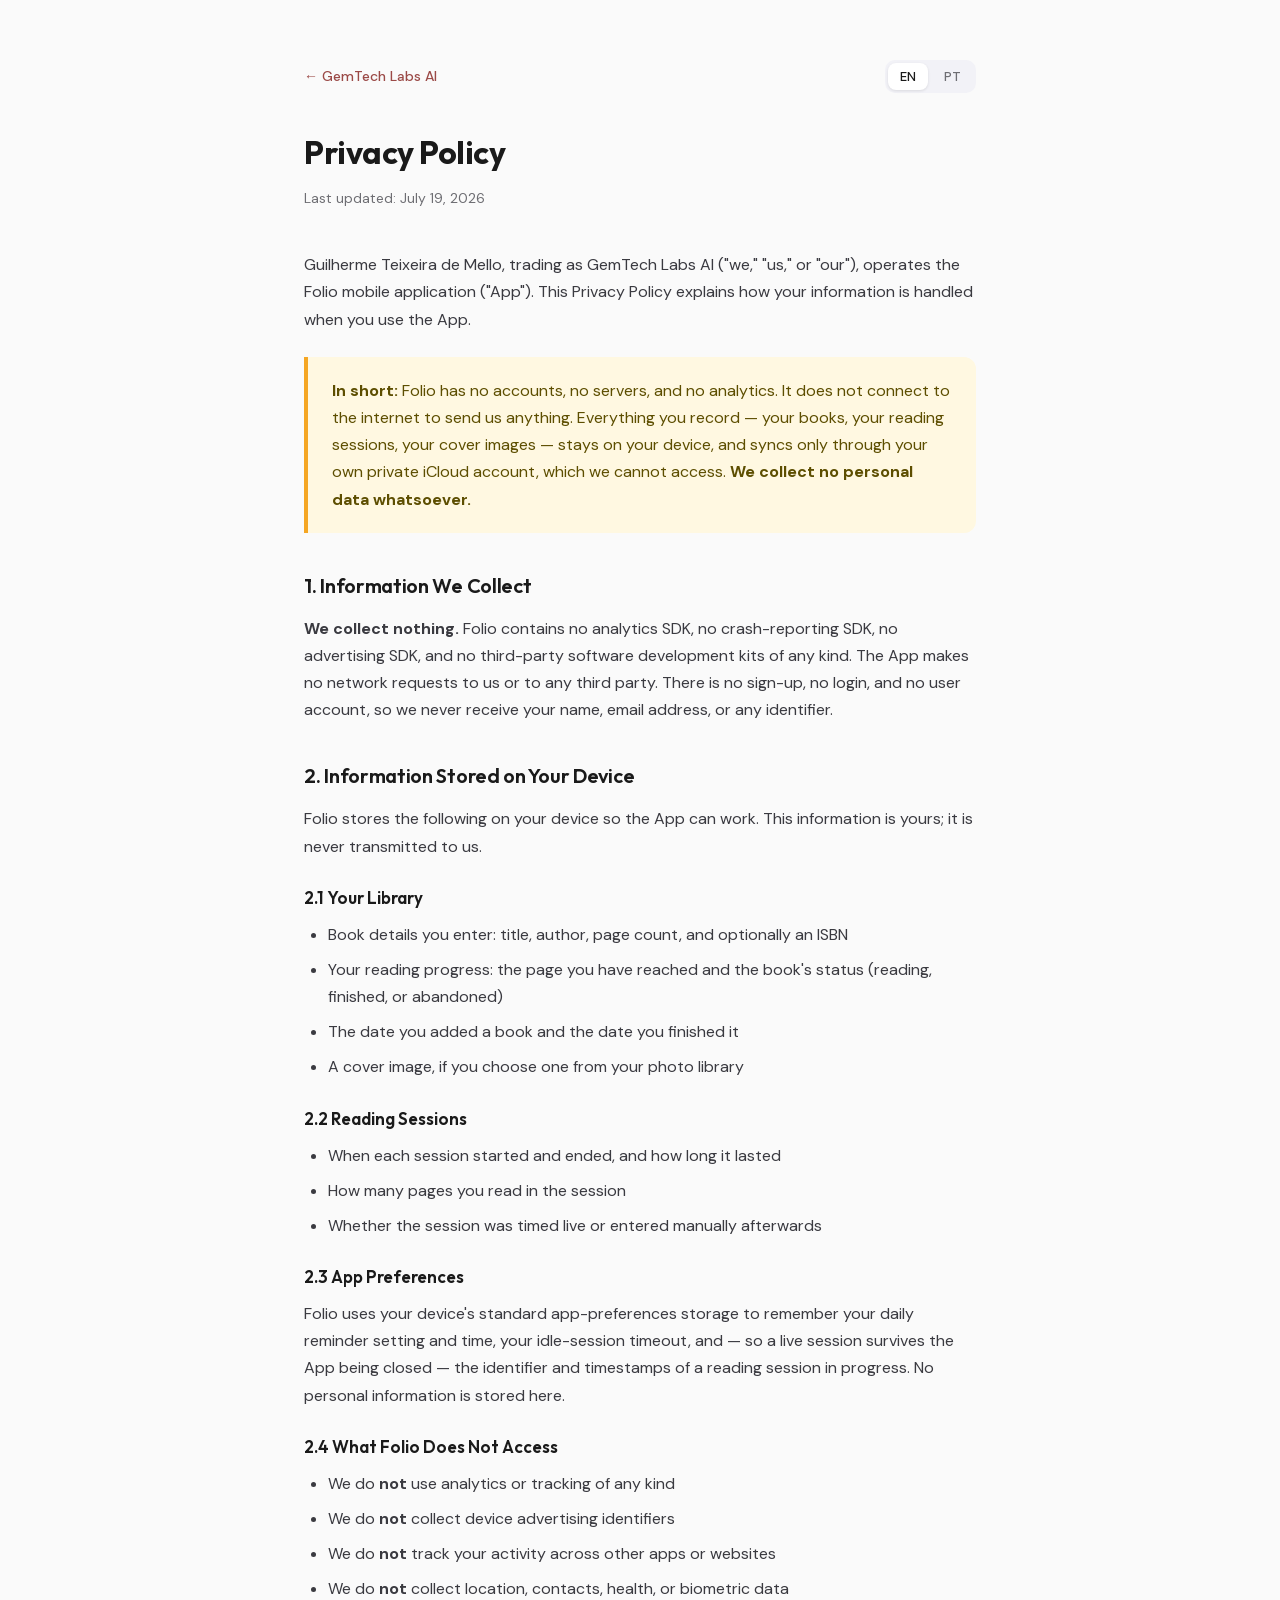
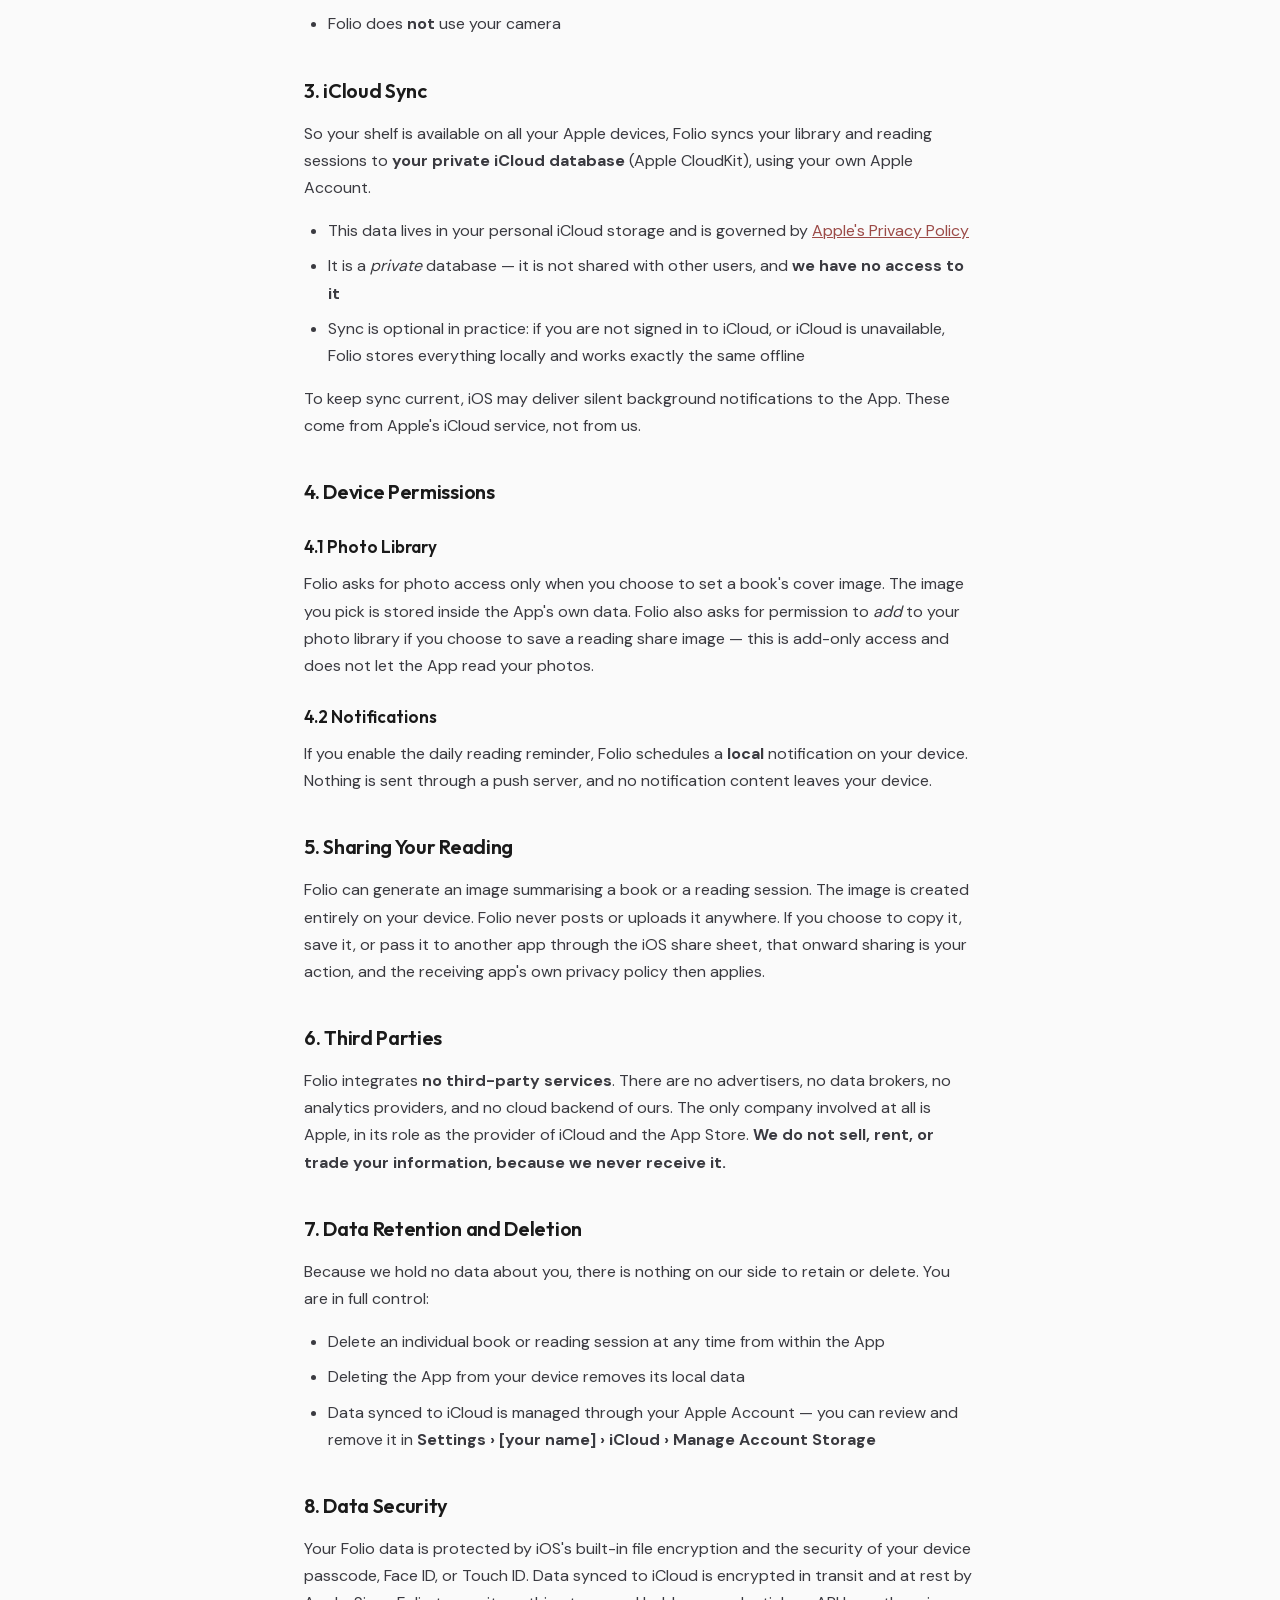
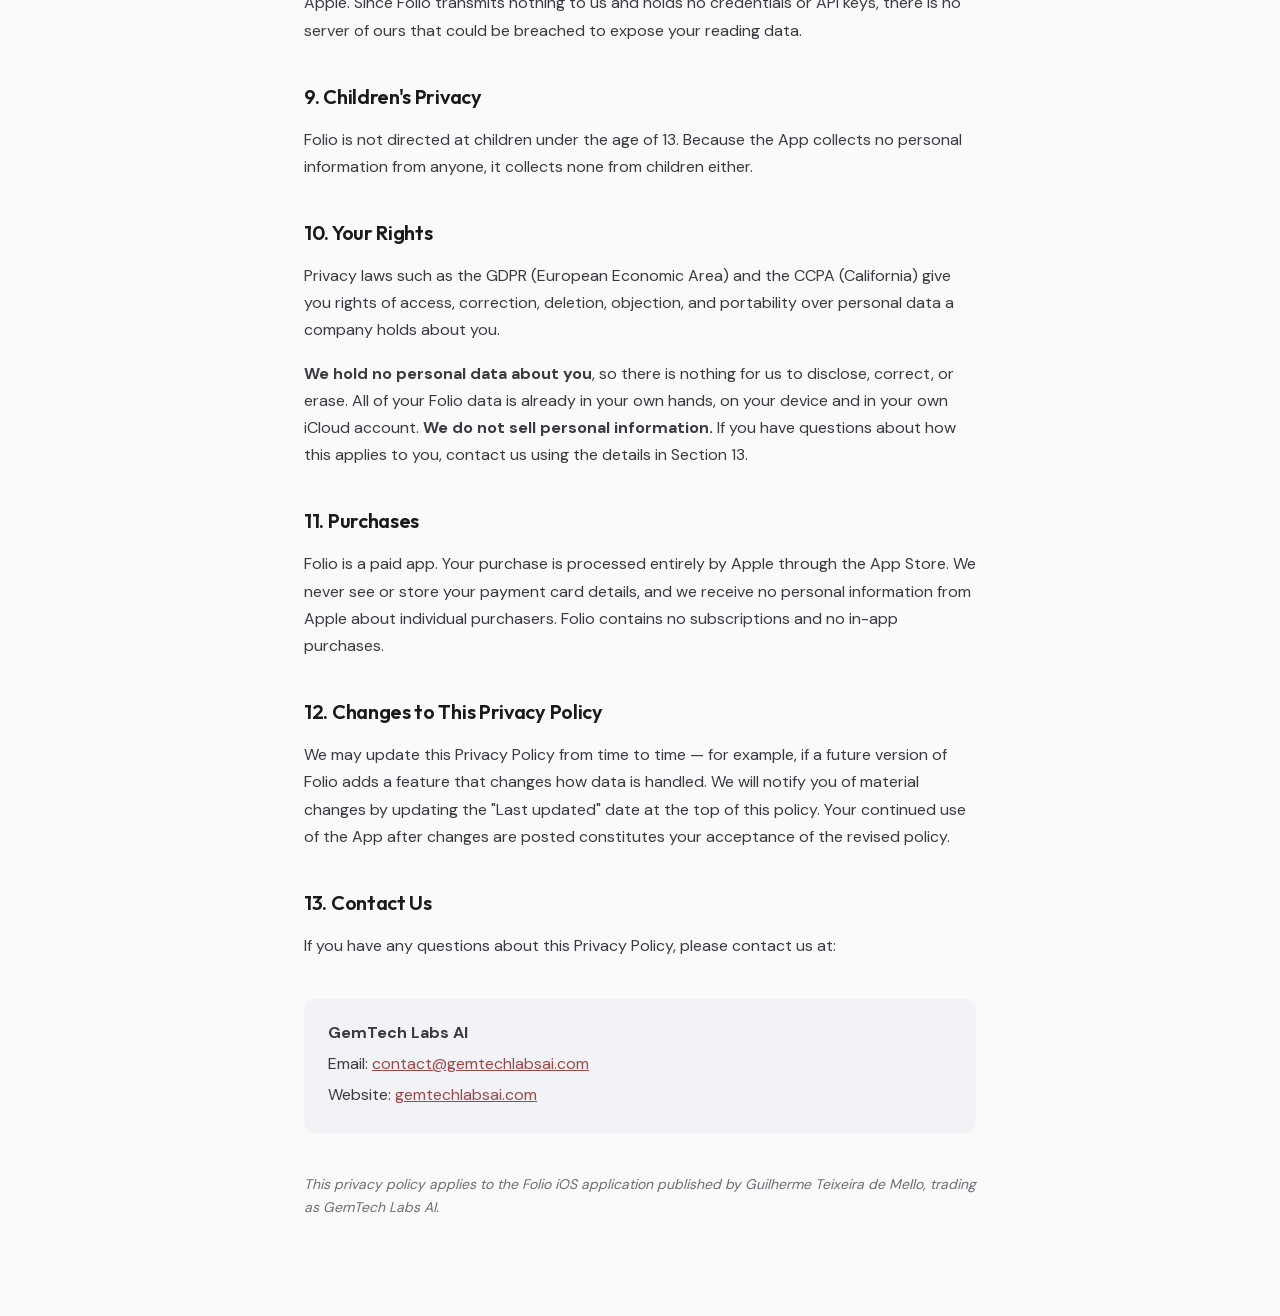
<file: folio/privacy.html>
<!DOCTYPE html>
<html lang="en">
<head>
    <meta charset="UTF-8">
    <meta name="viewport" content="width=device-width, initial-scale=1.0">
    <meta http-equiv="Content-Security-Policy" content="default-src 'self'; script-src 'self'; style-src 'self'; img-src 'self'; font-src 'self'; object-src 'none'; base-uri 'self'; form-action 'none'; upgrade-insecure-requests">
    <meta name="referrer" content="strict-origin-when-cross-origin">
    <title>Privacy Policy — Folio</title>
    <meta name="description" content="Privacy policy for the Folio iOS reading tracker by GemTech Labs AI: no account, no analytics, no data collection — your reading data stays on your device and in your private iCloud. Available in English and Portuguese.">
    <link rel="canonical" href="https://gemtechlabsai.com/folio/privacy">
    <meta name="theme-color" media="(prefers-color-scheme: light)" content="#fafafa">
    <meta name="theme-color" media="(prefers-color-scheme: dark)" content="#000000">
    <link rel="icon" type="image/png" sizes="32x32" href="/favicon-32.png">
    <link rel="icon" type="image/png" sizes="16x16" href="/favicon-16.png">
    <link rel="apple-touch-icon" sizes="180x180" href="/apple-touch-icon.png">
    <link rel="stylesheet" href="/css/fonts.css">
    <link rel="stylesheet" href="/css/legal.css">
</head>
<body class="accent-oxblood">
    <div class="container">
        <div class="top-bar">
            <a href="/" class="back-link">&larr; GemTech Labs AI</a>
            <div class="lang-switcher">
                <button class="lang-btn active" data-lang="en">EN</button>
                <button class="lang-btn" data-lang="pt">PT</button>
            </div>
        </div>

        <!-- ═══ ENGLISH ═══ -->
        <div id="lang-en" class="lang-content active">
            <h1>Privacy Policy</h1>
            <p class="last-updated">Last updated: July 19, 2026</p>

            <p>Guilherme Teixeira de Mello, trading as GemTech Labs AI ("we," "us," or "our"), operates the Folio mobile application ("App"). This Privacy Policy explains how your information is handled when you use the App.</p>

            <div class="important-box">
                <p><strong>In short:</strong> Folio has no accounts, no servers, and no analytics. It does not connect to the internet to send us anything. Everything you record — your books, your reading sessions, your cover images — stays on your device, and syncs only through your own private iCloud account, which we cannot access. <strong>We collect no personal data whatsoever.</strong></p>
            </div>

            <h2>1. Information We Collect</h2>
            <p><strong>We collect nothing.</strong> Folio contains no analytics SDK, no crash-reporting SDK, no advertising SDK, and no third-party software development kits of any kind. The App makes no network requests to us or to any third party. There is no sign-up, no login, and no user account, so we never receive your name, email address, or any identifier.</p>

            <h2>2. Information Stored on Your Device</h2>
            <p>Folio stores the following on your device so the App can work. This information is yours; it is never transmitted to us.</p>

            <h3>2.1 Your Library</h3>
            <ul>
                <li>Book details you enter: title, author, page count, and optionally an ISBN</li>
                <li>Your reading progress: the page you have reached and the book's status (reading, finished, or abandoned)</li>
                <li>The date you added a book and the date you finished it</li>
                <li>A cover image, if you choose one from your photo library</li>
            </ul>

            <h3>2.2 Reading Sessions</h3>
            <ul>
                <li>When each session started and ended, and how long it lasted</li>
                <li>How many pages you read in the session</li>
                <li>Whether the session was timed live or entered manually afterwards</li>
            </ul>

            <h3>2.3 App Preferences</h3>
            <p>Folio uses your device's standard app-preferences storage to remember your daily reminder setting and time, your idle-session timeout, and — so a live session survives the App being closed — the identifier and timestamps of a reading session in progress. No personal information is stored here.</p>

            <h3>2.4 What Folio Does Not Access</h3>
            <ul>
                <li>We do <strong>not</strong> use analytics or tracking of any kind</li>
                <li>We do <strong>not</strong> collect device advertising identifiers</li>
                <li>We do <strong>not</strong> track your activity across other apps or websites</li>
                <li>We do <strong>not</strong> collect location, contacts, health, or biometric data</li>
                <li>Folio does <strong>not</strong> use your camera</li>
            </ul>

            <h2>3. iCloud Sync</h2>
            <p>So your shelf is available on all your Apple devices, Folio syncs your library and reading sessions to <strong>your private iCloud database</strong> (Apple CloudKit), using your own Apple Account.</p>
            <ul>
                <li>This data lives in your personal iCloud storage and is governed by <a href="https://www.apple.com/legal/privacy/" target="_blank" rel="noopener noreferrer">Apple's Privacy Policy</a></li>
                <li>It is a <em>private</em> database — it is not shared with other users, and <strong>we have no access to it</strong></li>
                <li>Sync is optional in practice: if you are not signed in to iCloud, or iCloud is unavailable, Folio stores everything locally and works exactly the same offline</li>
            </ul>
            <p>To keep sync current, iOS may deliver silent background notifications to the App. These come from Apple's iCloud service, not from us.</p>

            <h2>4. Device Permissions</h2>

            <h3>4.1 Photo Library</h3>
            <p>Folio asks for photo access only when you choose to set a book's cover image. The image you pick is stored inside the App's own data. Folio also asks for permission to <em>add</em> to your photo library if you choose to save a reading share image — this is add-only access and does not let the App read your photos.</p>

            <h3>4.2 Notifications</h3>
            <p>If you enable the daily reading reminder, Folio schedules a <strong>local</strong> notification on your device. Nothing is sent through a push server, and no notification content leaves your device.</p>

            <h2>5. Sharing Your Reading</h2>
            <p>Folio can generate an image summarising a book or a reading session. The image is created entirely on your device. Folio never posts or uploads it anywhere. If you choose to copy it, save it, or pass it to another app through the iOS share sheet, that onward sharing is your action, and the receiving app's own privacy policy then applies.</p>

            <h2>6. Third Parties</h2>
            <p>Folio integrates <strong>no third-party services</strong>. There are no advertisers, no data brokers, no analytics providers, and no cloud backend of ours. The only company involved at all is Apple, in its role as the provider of iCloud and the App Store. <strong>We do not sell, rent, or trade your information, because we never receive it.</strong></p>

            <h2>7. Data Retention and Deletion</h2>
            <p>Because we hold no data about you, there is nothing on our side to retain or delete. You are in full control:</p>
            <ul>
                <li>Delete an individual book or reading session at any time from within the App</li>
                <li>Deleting the App from your device removes its local data</li>
                <li>Data synced to iCloud is managed through your Apple Account — you can review and remove it in <strong>Settings &rsaquo; [your name] &rsaquo; iCloud &rsaquo; Manage Account Storage</strong></li>
            </ul>

            <h2>8. Data Security</h2>
            <p>Your Folio data is protected by iOS's built-in file encryption and the security of your device passcode, Face ID, or Touch ID. Data synced to iCloud is encrypted in transit and at rest by Apple. Since Folio transmits nothing to us and holds no credentials or API keys, there is no server of ours that could be breached to expose your reading data.</p>

            <h2>9. Children's Privacy</h2>
            <p>Folio is not directed at children under the age of 13. Because the App collects no personal information from anyone, it collects none from children either.</p>

            <h2>10. Your Rights</h2>
            <p>Privacy laws such as the GDPR (European Economic Area) and the CCPA (California) give you rights of access, correction, deletion, objection, and portability over personal data a company holds about you.</p>
            <p><strong>We hold no personal data about you</strong>, so there is nothing for us to disclose, correct, or erase. All of your Folio data is already in your own hands, on your device and in your own iCloud account. <strong>We do not sell personal information.</strong> If you have questions about how this applies to you, contact us using the details in Section 13.</p>

            <h2>11. Purchases</h2>
            <p>Folio is a paid app. Your purchase is processed entirely by Apple through the App Store. We never see or store your payment card details, and we receive no personal information from Apple about individual purchasers. Folio contains no subscriptions and no in-app purchases.</p>

            <h2>12. Changes to This Privacy Policy</h2>
            <p>We may update this Privacy Policy from time to time — for example, if a future version of Folio adds a feature that changes how data is handled. We will notify you of material changes by updating the "Last updated" date at the top of this policy. Your continued use of the App after changes are posted constitutes your acceptance of the revised policy.</p>

            <h2>13. Contact Us</h2>
            <p>If you have any questions about this Privacy Policy, please contact us at:</p>
            <div class="contact-box">
                <p><strong>GemTech Labs AI</strong></p>
                <p>Email: <a href="mailto:contact@gemtechlabsai.com">contact@gemtechlabsai.com</a></p>
                <p>Website: <a href="https://gemtechlabsai.com">gemtechlabsai.com</a></p>
            </div>

            <p class="doc-footnote">This privacy policy applies to the Folio iOS application published by Guilherme Teixeira de Mello, trading as GemTech Labs AI.</p>
        </div>

        <!-- ═══ PORTUGUÊS ═══ -->
        <div id="lang-pt" class="lang-content">
            <h1>Política de Privacidade</h1>
            <p class="last-updated">Última atualização: 19 de julho de 2026</p>

            <p>Guilherme Teixeira de Mello, operando sob o nome comercial GemTech Labs AI ("nós" ou "nosso"), opera o aplicativo móvel Folio (o "App"). Esta Política de Privacidade explica como suas informações são tratadas quando você usa o App.</p>

            <div class="important-box">
                <p><strong>Em resumo:</strong> o Folio não tem contas, não tem servidores e não tem análises de uso. Ele não se conecta à internet para nos enviar nada. Tudo o que você registra — seus livros, suas sessões de leitura, suas imagens de capa — permanece no seu dispositivo e sincroniza apenas através da sua própria conta privada do iCloud, à qual não temos acesso. <strong>Não coletamos absolutamente nenhum dado pessoal.</strong></p>
            </div>

            <h2>1. Informações que Coletamos</h2>
            <p><strong>Não coletamos nada.</strong> O Folio não contém SDK de análise, SDK de relatório de falhas, SDK de publicidade nem kits de desenvolvimento de terceiros de qualquer espécie. O App não faz requisições de rede para nós nem para terceiros. Não há cadastro, não há login e não há conta de usuário, portanto nunca recebemos seu nome, endereço de e-mail ou qualquer identificador.</p>

            <h2>2. Informações Armazenadas no Seu Dispositivo</h2>
            <p>O Folio armazena o seguinte no seu dispositivo para que o App possa funcionar. Estas informações são suas; elas nunca são transmitidas para nós.</p>

            <h3>2.1 Sua Biblioteca</h3>
            <ul>
                <li>Detalhes dos livros que você insere: título, autor, número de páginas e, opcionalmente, um ISBN</li>
                <li>Seu progresso de leitura: a página em que você está e a situação do livro (lendo, concluído ou abandonado)</li>
                <li>A data em que você adicionou um livro e a data em que o concluiu</li>
                <li>Uma imagem de capa, caso você escolha uma da sua biblioteca de fotos</li>
            </ul>

            <h3>2.2 Sessões de Leitura</h3>
            <ul>
                <li>Quando cada sessão começou e terminou, e quanto tempo durou</li>
                <li>Quantas páginas você leu na sessão</li>
                <li>Se a sessão foi cronometrada ao vivo ou inserida manualmente depois</li>
            </ul>

            <h3>2.3 Preferências do App</h3>
            <p>O Folio usa o armazenamento padrão de preferências de aplicativos do seu dispositivo para lembrar a configuração e o horário do seu lembrete diário, o tempo limite de sessão inativa e — para que uma sessão ao vivo sobreviva ao fechamento do App — o identificador e os horários de uma sessão de leitura em andamento. Nenhuma informação pessoal é armazenada aqui.</p>

            <h3>2.4 O que o Folio Não Acessa</h3>
            <ul>
                <li><strong>Não</strong> usamos análises de uso ou rastreamento de qualquer tipo</li>
                <li><strong>Não</strong> coletamos identificadores de publicidade do dispositivo</li>
                <li><strong>Não</strong> rastreamos sua atividade em outros aplicativos ou sites</li>
                <li><strong>Não</strong> coletamos dados de localização, contatos, saúde ou biométricos</li>
                <li>O Folio <strong>não</strong> usa sua câmera</li>
            </ul>

            <h2>3. Sincronização com o iCloud</h2>
            <p>Para que sua estante esteja disponível em todos os seus dispositivos Apple, o Folio sincroniza sua biblioteca e suas sessões de leitura com o <strong>seu banco de dados privado do iCloud</strong> (Apple CloudKit), usando sua própria Conta Apple.</p>
            <ul>
                <li>Esses dados ficam no seu armazenamento pessoal do iCloud e são regidos pela <a href="https://www.apple.com/legal/privacy/" target="_blank" rel="noopener noreferrer">Política de Privacidade da Apple</a></li>
                <li>É um banco de dados <em>privado</em> — não é compartilhado com outros usuários e <strong>não temos acesso a ele</strong></li>
                <li>Na prática, a sincronização é opcional: se você não estiver conectado ao iCloud, ou se o iCloud estiver indisponível, o Folio armazena tudo localmente e funciona exatamente da mesma forma offline</li>
            </ul>
            <p>Para manter a sincronização em dia, o iOS pode entregar notificações silenciosas em segundo plano ao App. Elas vêm do serviço iCloud da Apple, não de nós.</p>

            <h2>4. Permissões do Dispositivo</h2>

            <h3>4.1 Biblioteca de Fotos</h3>
            <p>O Folio pede acesso às fotos apenas quando você escolhe definir a imagem de capa de um livro. A imagem que você escolhe é armazenada dentro dos dados do próprio App. O Folio também pede permissão para <em>adicionar</em> à sua biblioteca de fotos caso você queira salvar uma imagem de compartilhamento de leitura — esse é um acesso apenas de adição e não permite que o App leia suas fotos.</p>

            <h3>4.2 Notificações</h3>
            <p>Se você ativar o lembrete diário de leitura, o Folio agenda uma notificação <strong>local</strong> no seu dispositivo. Nada é enviado através de um servidor de push, e nenhum conteúdo de notificação sai do seu dispositivo.</p>

            <h2>5. Compartilhando Sua Leitura</h2>
            <p>O Folio pode gerar uma imagem resumindo um livro ou uma sessão de leitura. A imagem é criada inteiramente no seu dispositivo. O Folio nunca a publica nem a envia para lugar algum. Se você optar por copiá-la, salvá-la ou enviá-la a outro aplicativo pela folha de compartilhamento do iOS, esse compartilhamento posterior é uma ação sua, e a política de privacidade do aplicativo que a recebe passa a valer.</p>

            <h2>6. Terceiros</h2>
            <p>O Folio <strong>não integra nenhum serviço de terceiros</strong>. Não há anunciantes, não há corretores de dados, não há provedores de análise e não há nenhum backend em nuvem nosso. A única empresa envolvida é a Apple, em seu papel de provedora do iCloud e da App Store. <strong>Não vendemos, alugamos nem negociamos suas informações, porque nunca as recebemos.</strong></p>

            <h2>7. Retenção e Exclusão de Dados</h2>
            <p>Como não guardamos nenhum dado sobre você, não há nada do nosso lado para reter ou excluir. Você tem controle total:</p>
            <ul>
                <li>Exclua um livro ou uma sessão de leitura individual a qualquer momento dentro do App</li>
                <li>Excluir o App do seu dispositivo remove os dados locais dele</li>
                <li>Os dados sincronizados com o iCloud são gerenciados através da sua Conta Apple — você pode revisá-los e removê-los em <strong>Ajustes &rsaquo; [seu nome] &rsaquo; iCloud &rsaquo; Gerenciar Armazenamento da Conta</strong></li>
            </ul>

            <h2>8. Segurança dos Dados</h2>
            <p>Seus dados do Folio são protegidos pela criptografia de arquivos integrada do iOS e pela segurança do código de acesso, Face ID ou Touch ID do seu dispositivo. Os dados sincronizados com o iCloud são criptografados em trânsito e em repouso pela Apple. Como o Folio não transmite nada para nós e não guarda credenciais nem chaves de API, não existe servidor nosso que possa ser invadido para expor seus dados de leitura.</p>

            <h2>9. Privacidade de Crianças</h2>
            <p>O Folio não é direcionado a crianças menores de 13 anos. Como o App não coleta informações pessoais de ninguém, também não coleta nenhuma de crianças.</p>

            <h2>10. Seus Direitos</h2>
            <p>Leis de privacidade como a LGPD (Brasil), o GDPR (Espaço Econômico Europeu) e a CCPA (Califórnia) lhe dão direitos de acesso, correção, exclusão, oposição e portabilidade sobre os dados pessoais que uma empresa mantém sobre você.</p>
            <p><strong>Não mantemos nenhum dado pessoal sobre você</strong>, portanto não há nada para divulgarmos, corrigirmos ou apagarmos. Todos os seus dados do Folio já estão nas suas próprias mãos, no seu dispositivo e na sua própria conta do iCloud. <strong>Não vendemos informações pessoais.</strong> Se você tiver dúvidas sobre como isso se aplica a você, entre em contato conosco pelos dados da Seção 13.</p>

            <h2>11. Compras</h2>
            <p>O Folio é um aplicativo pago. Sua compra é processada inteiramente pela Apple através da App Store. Nunca vemos nem armazenamos os dados do seu cartão de pagamento, e não recebemos da Apple nenhuma informação pessoal sobre compradores individuais. O Folio não contém assinaturas nem compras dentro do aplicativo.</p>

            <h2>12. Alterações nesta Política de Privacidade</h2>
            <p>Podemos atualizar esta Política de Privacidade de tempos em tempos — por exemplo, se uma versão futura do Folio adicionar um recurso que altere a forma como os dados são tratados. Notificaremos você sobre alterações relevantes atualizando a data de "Última atualização" no topo desta política. O uso continuado do App após a publicação das alterações constitui sua aceitação da política revisada.</p>

            <h2>13. Fale Conosco</h2>
            <p>Se você tiver qualquer dúvida sobre esta Política de Privacidade, entre em contato conosco:</p>
            <div class="contact-box">
                <p><strong>GemTech Labs AI</strong></p>
                <p>E-mail: <a href="mailto:contact@gemtechlabsai.com">contact@gemtechlabsai.com</a></p>
                <p>Website: <a href="https://gemtechlabsai.com">gemtechlabsai.com</a></p>
            </div>

            <p class="doc-footnote">Esta política de privacidade se aplica ao aplicativo Folio para iOS publicado por Guilherme Teixeira de Mello, operando sob o nome comercial GemTech Labs AI.</p>
        </div>
    </div>

    <script src="/js/legal-lang.js"></script>
</body>
</html>
</file>
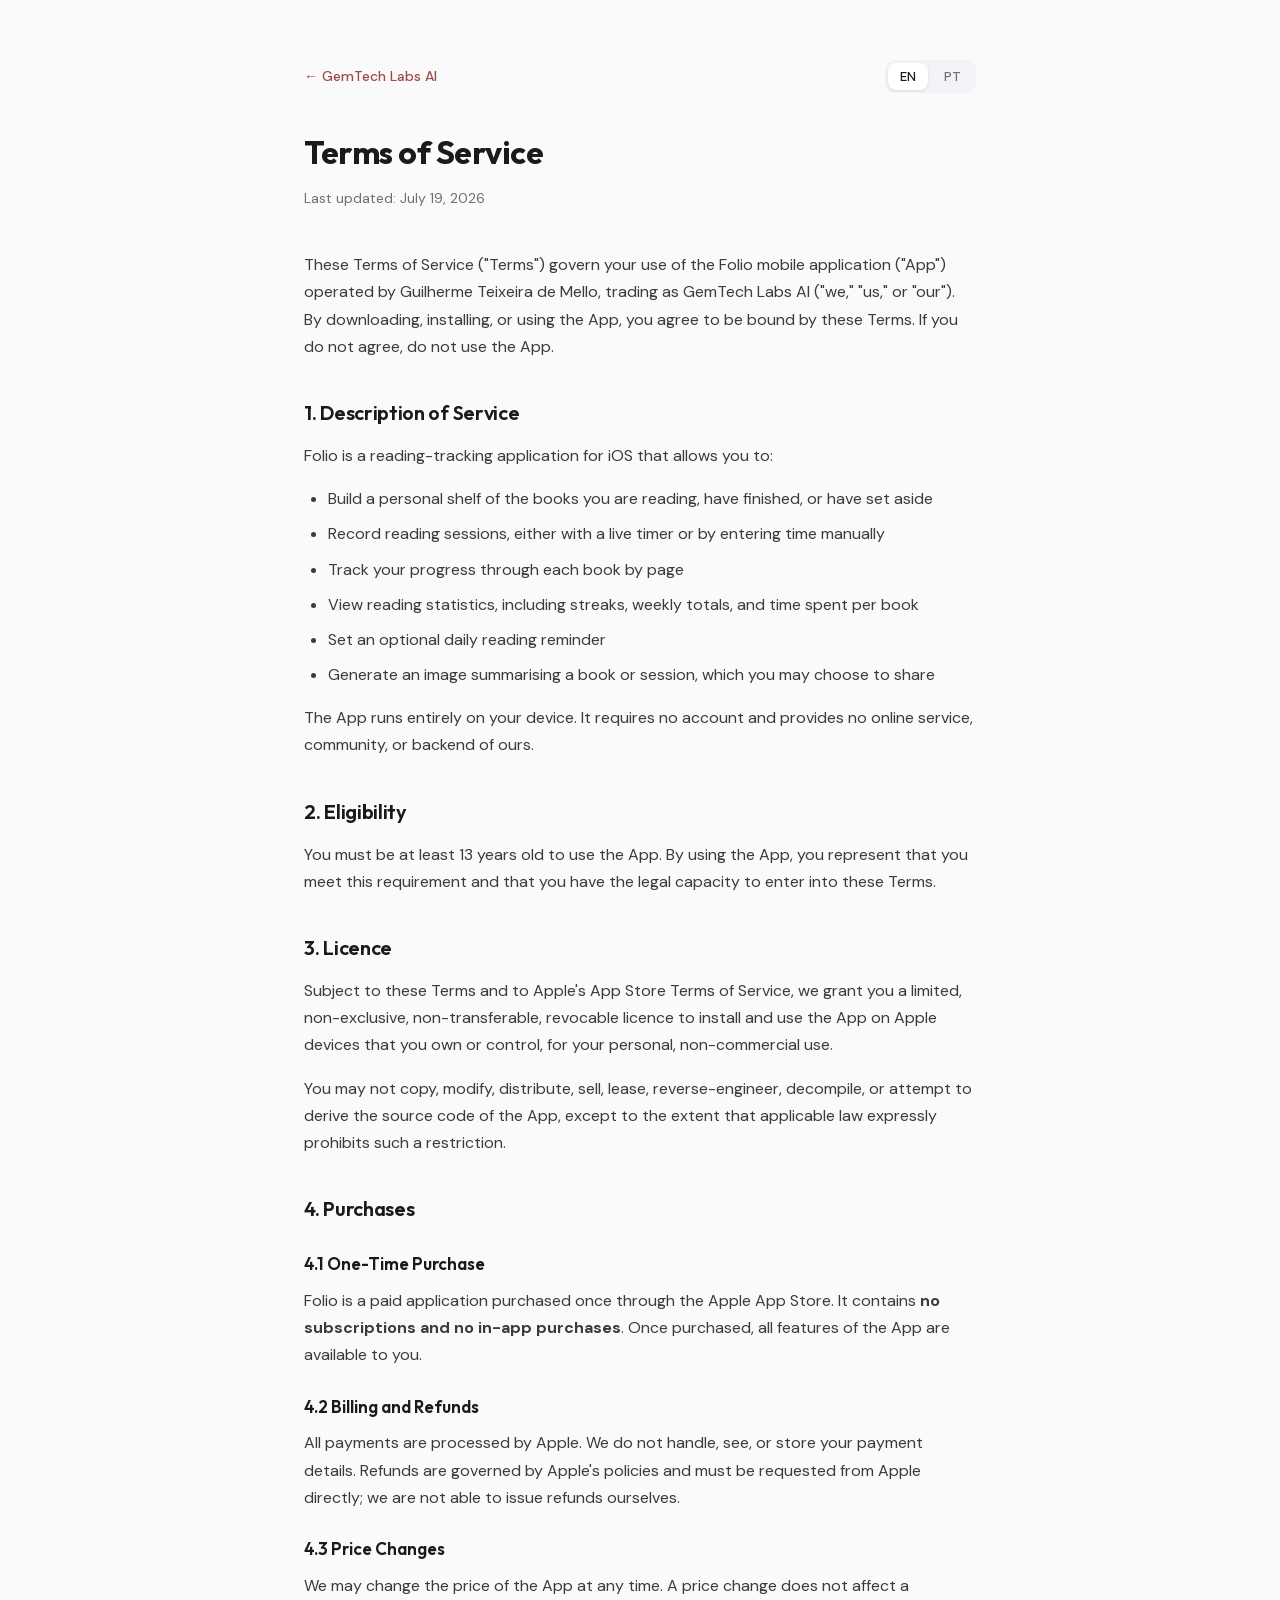
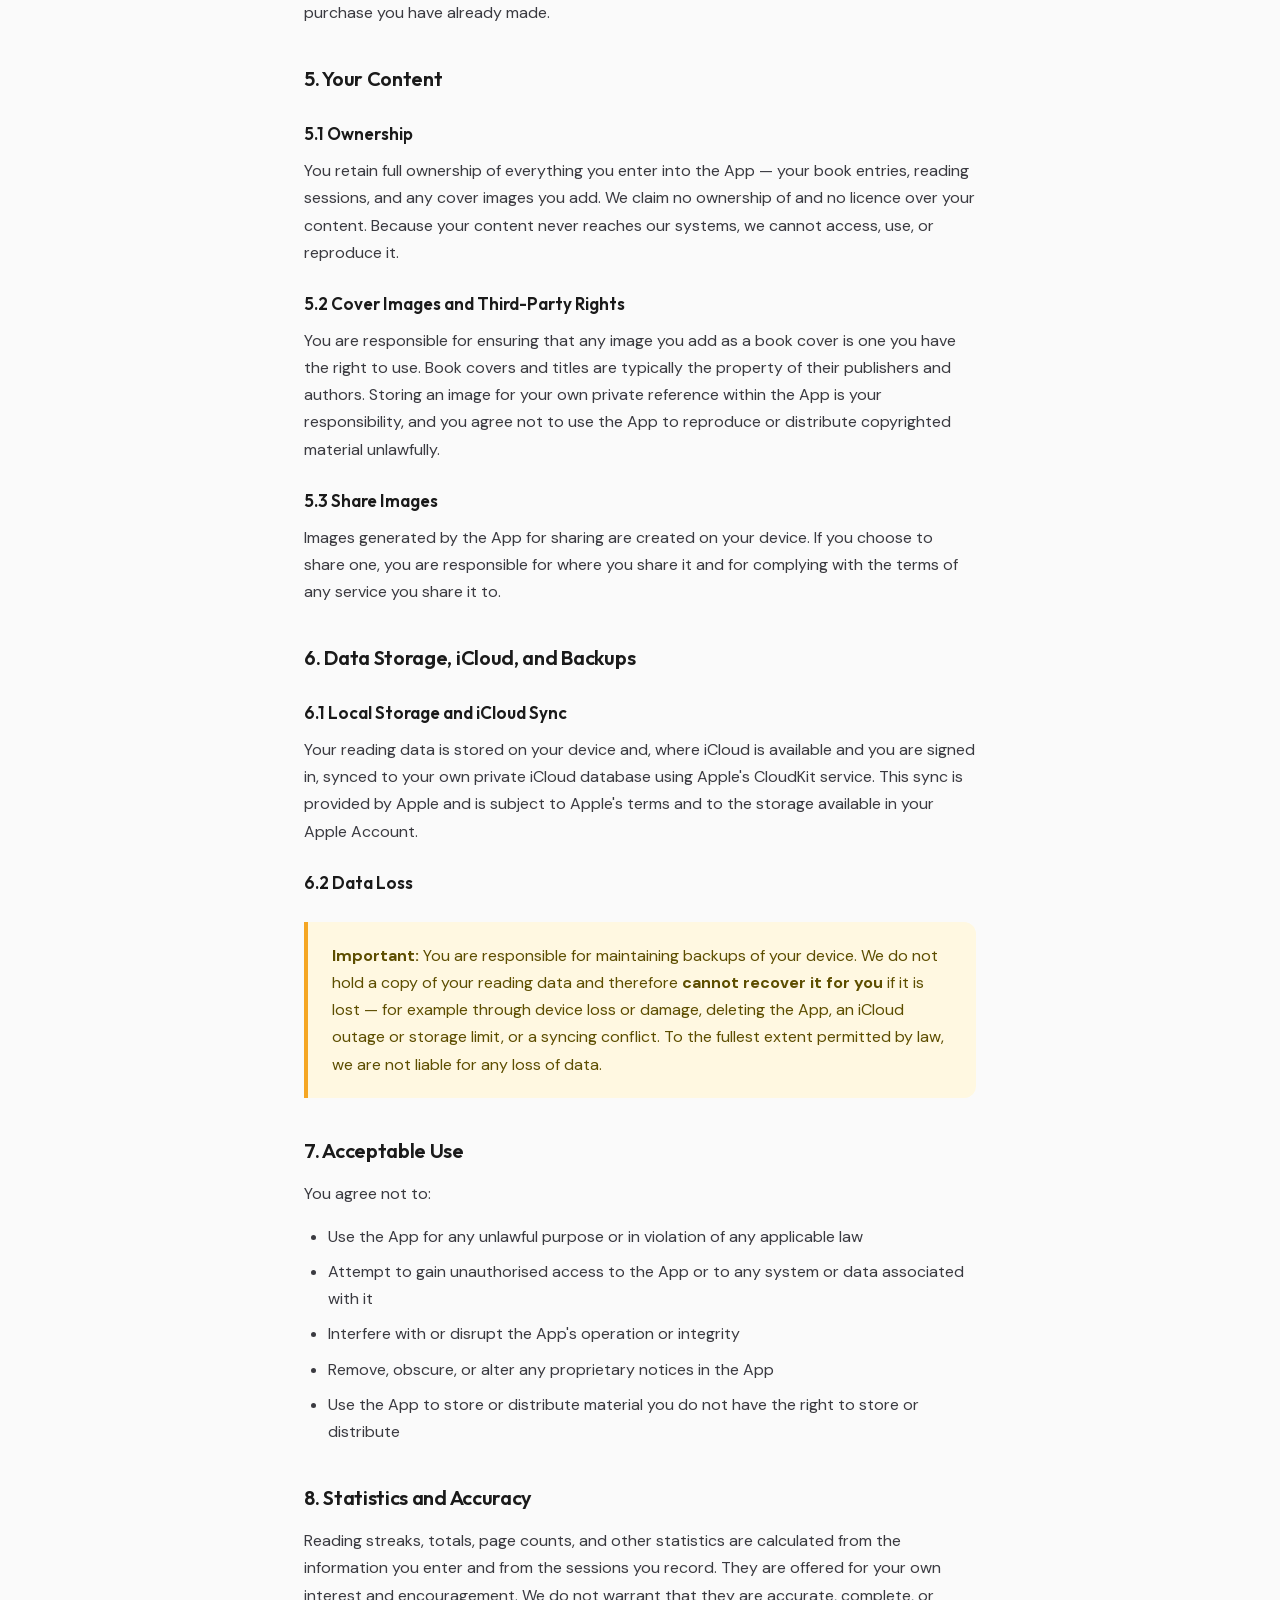
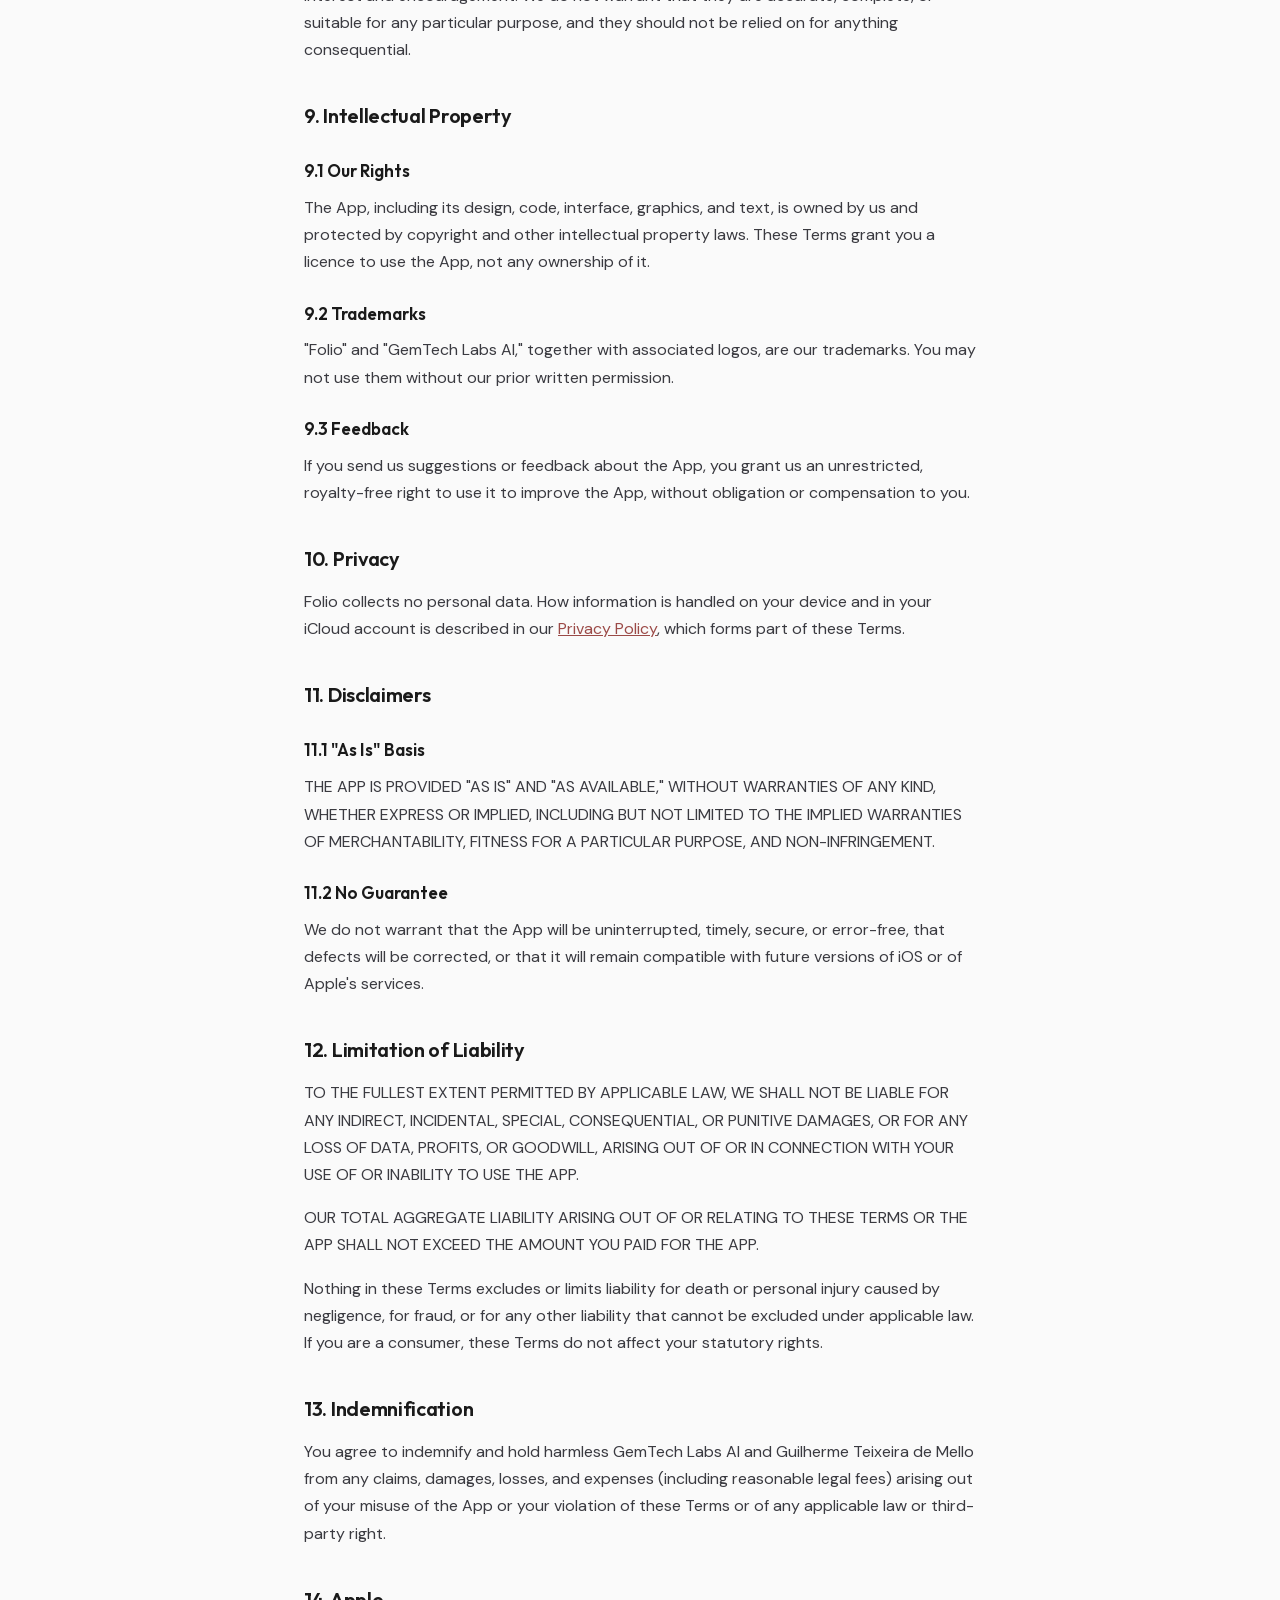
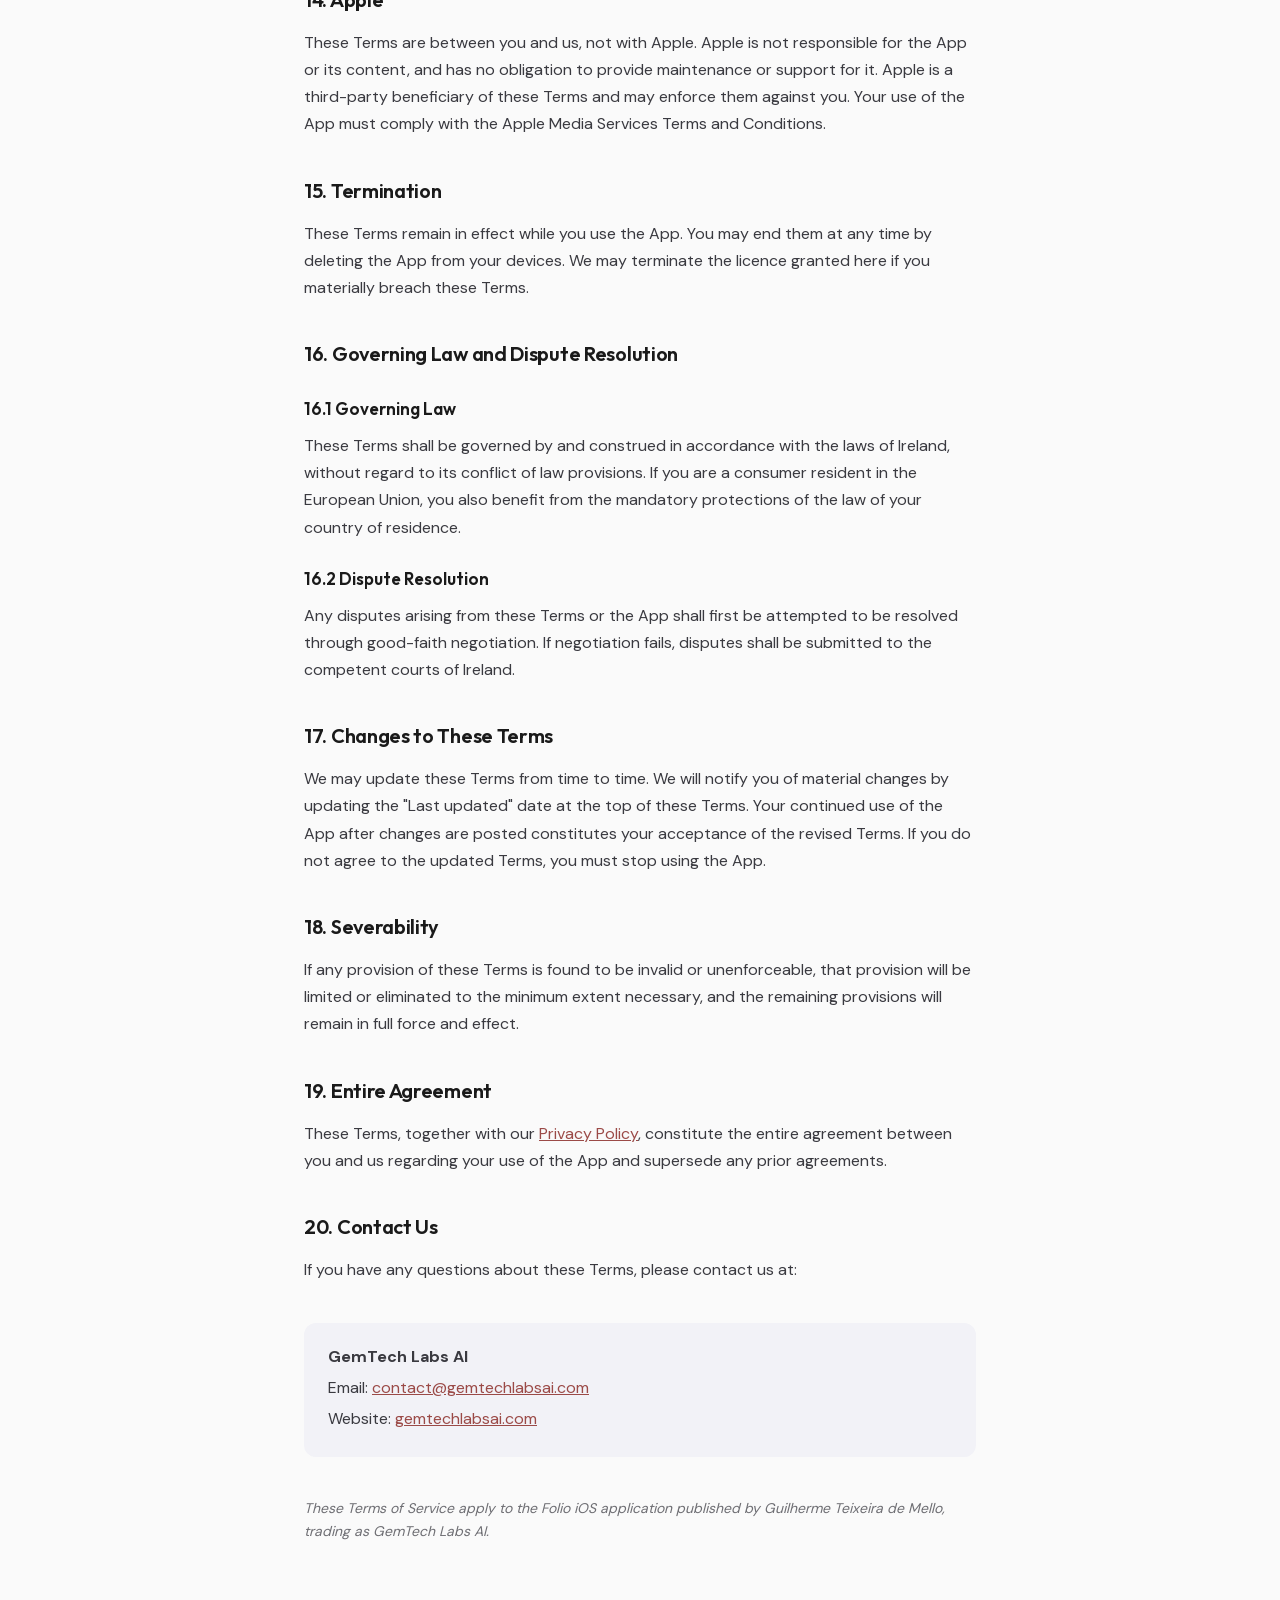
<file: folio/terms.html>
<!DOCTYPE html>
<html lang="en">
<head>
    <meta charset="UTF-8">
    <meta name="viewport" content="width=device-width, initial-scale=1.0">
    <meta http-equiv="Content-Security-Policy" content="default-src 'self'; script-src 'self'; style-src 'self'; img-src 'self'; font-src 'self'; object-src 'none'; base-uri 'self'; form-action 'none'; upgrade-insecure-requests">
    <meta name="referrer" content="strict-origin-when-cross-origin">
    <title>Terms of Service — Folio</title>
    <meta name="description" content="Terms of Service for the Folio iOS reading tracker by GemTech Labs AI: licence, purchases, your content, iCloud sync, disclaimers, and governing law. Available in English and Portuguese.">
    <link rel="canonical" href="https://gemtechlabsai.com/folio/terms">
    <meta name="theme-color" media="(prefers-color-scheme: light)" content="#fafafa">
    <meta name="theme-color" media="(prefers-color-scheme: dark)" content="#000000">
    <link rel="icon" type="image/png" sizes="32x32" href="/favicon-32.png">
    <link rel="icon" type="image/png" sizes="16x16" href="/favicon-16.png">
    <link rel="apple-touch-icon" sizes="180x180" href="/apple-touch-icon.png">
    <link rel="stylesheet" href="/css/fonts.css">
    <link rel="stylesheet" href="/css/legal.css">
</head>
<body class="accent-oxblood">
    <div class="container">
        <div class="top-bar">
            <a href="/" class="back-link">&larr; GemTech Labs AI</a>
            <div class="lang-switcher">
                <button class="lang-btn active" data-lang="en">EN</button>
                <button class="lang-btn" data-lang="pt">PT</button>
            </div>
        </div>

        <!-- ═══ ENGLISH ═══ -->
        <div id="lang-en" class="lang-content active">
            <h1>Terms of Service</h1>
            <p class="last-updated">Last updated: July 19, 2026</p>

            <p>These Terms of Service ("Terms") govern your use of the Folio mobile application ("App") operated by Guilherme Teixeira de Mello, trading as GemTech Labs AI ("we," "us," or "our"). By downloading, installing, or using the App, you agree to be bound by these Terms. If you do not agree, do not use the App.</p>

            <h2>1. Description of Service</h2>
            <p>Folio is a reading-tracking application for iOS that allows you to:</p>
            <ul>
                <li>Build a personal shelf of the books you are reading, have finished, or have set aside</li>
                <li>Record reading sessions, either with a live timer or by entering time manually</li>
                <li>Track your progress through each book by page</li>
                <li>View reading statistics, including streaks, weekly totals, and time spent per book</li>
                <li>Set an optional daily reading reminder</li>
                <li>Generate an image summarising a book or session, which you may choose to share</li>
            </ul>
            <p>The App runs entirely on your device. It requires no account and provides no online service, community, or backend of ours.</p>

            <h2>2. Eligibility</h2>
            <p>You must be at least 13 years old to use the App. By using the App, you represent that you meet this requirement and that you have the legal capacity to enter into these Terms.</p>

            <h2>3. Licence</h2>
            <p>Subject to these Terms and to Apple's App Store Terms of Service, we grant you a limited, non-exclusive, non-transferable, revocable licence to install and use the App on Apple devices that you own or control, for your personal, non-commercial use.</p>
            <p>You may not copy, modify, distribute, sell, lease, reverse-engineer, decompile, or attempt to derive the source code of the App, except to the extent that applicable law expressly prohibits such a restriction.</p>

            <h2>4. Purchases</h2>

            <h3>4.1 One-Time Purchase</h3>
            <p>Folio is a paid application purchased once through the Apple App Store. It contains <strong>no subscriptions and no in-app purchases</strong>. Once purchased, all features of the App are available to you.</p>

            <h3>4.2 Billing and Refunds</h3>
            <p>All payments are processed by Apple. We do not handle, see, or store your payment details. Refunds are governed by Apple's policies and must be requested from Apple directly; we are not able to issue refunds ourselves.</p>

            <h3>4.3 Price Changes</h3>
            <p>We may change the price of the App at any time. A price change does not affect a purchase you have already made.</p>

            <h2>5. Your Content</h2>

            <h3>5.1 Ownership</h3>
            <p>You retain full ownership of everything you enter into the App — your book entries, reading sessions, and any cover images you add. We claim no ownership of and no licence over your content. Because your content never reaches our systems, we cannot access, use, or reproduce it.</p>

            <h3>5.2 Cover Images and Third-Party Rights</h3>
            <p>You are responsible for ensuring that any image you add as a book cover is one you have the right to use. Book covers and titles are typically the property of their publishers and authors. Storing an image for your own private reference within the App is your responsibility, and you agree not to use the App to reproduce or distribute copyrighted material unlawfully.</p>

            <h3>5.3 Share Images</h3>
            <p>Images generated by the App for sharing are created on your device. If you choose to share one, you are responsible for where you share it and for complying with the terms of any service you share it to.</p>

            <h2>6. Data Storage, iCloud, and Backups</h2>

            <h3>6.1 Local Storage and iCloud Sync</h3>
            <p>Your reading data is stored on your device and, where iCloud is available and you are signed in, synced to your own private iCloud database using Apple's CloudKit service. This sync is provided by Apple and is subject to Apple's terms and to the storage available in your Apple Account.</p>

            <h3>6.2 Data Loss</h3>
            <div class="important-box">
                <p><strong>Important:</strong> You are responsible for maintaining backups of your device. We do not hold a copy of your reading data and therefore <strong>cannot recover it for you</strong> if it is lost — for example through device loss or damage, deleting the App, an iCloud outage or storage limit, or a syncing conflict. To the fullest extent permitted by law, we are not liable for any loss of data.</p>
            </div>

            <h2>7. Acceptable Use</h2>
            <p>You agree not to:</p>
            <ul>
                <li>Use the App for any unlawful purpose or in violation of any applicable law</li>
                <li>Attempt to gain unauthorised access to the App or to any system or data associated with it</li>
                <li>Interfere with or disrupt the App's operation or integrity</li>
                <li>Remove, obscure, or alter any proprietary notices in the App</li>
                <li>Use the App to store or distribute material you do not have the right to store or distribute</li>
            </ul>

            <h2>8. Statistics and Accuracy</h2>
            <p>Reading streaks, totals, page counts, and other statistics are calculated from the information you enter and from the sessions you record. They are offered for your own interest and encouragement. We do not warrant that they are accurate, complete, or suitable for any particular purpose, and they should not be relied on for anything consequential.</p>

            <h2>9. Intellectual Property</h2>

            <h3>9.1 Our Rights</h3>
            <p>The App, including its design, code, interface, graphics, and text, is owned by us and protected by copyright and other intellectual property laws. These Terms grant you a licence to use the App, not any ownership of it.</p>

            <h3>9.2 Trademarks</h3>
            <p>"Folio" and "GemTech Labs AI," together with associated logos, are our trademarks. You may not use them without our prior written permission.</p>

            <h3>9.3 Feedback</h3>
            <p>If you send us suggestions or feedback about the App, you grant us an unrestricted, royalty-free right to use it to improve the App, without obligation or compensation to you.</p>

            <h2>10. Privacy</h2>
            <p>Folio collects no personal data. How information is handled on your device and in your iCloud account is described in our <a href="/folio/privacy">Privacy Policy</a>, which forms part of these Terms.</p>

            <h2>11. Disclaimers</h2>

            <h3>11.1 "As Is" Basis</h3>
            <p>THE APP IS PROVIDED "AS IS" AND "AS AVAILABLE," WITHOUT WARRANTIES OF ANY KIND, WHETHER EXPRESS OR IMPLIED, INCLUDING BUT NOT LIMITED TO THE IMPLIED WARRANTIES OF MERCHANTABILITY, FITNESS FOR A PARTICULAR PURPOSE, AND NON-INFRINGEMENT.</p>

            <h3>11.2 No Guarantee</h3>
            <p>We do not warrant that the App will be uninterrupted, timely, secure, or error-free, that defects will be corrected, or that it will remain compatible with future versions of iOS or of Apple's services.</p>

            <h2>12. Limitation of Liability</h2>
            <p>TO THE FULLEST EXTENT PERMITTED BY APPLICABLE LAW, WE SHALL NOT BE LIABLE FOR ANY INDIRECT, INCIDENTAL, SPECIAL, CONSEQUENTIAL, OR PUNITIVE DAMAGES, OR FOR ANY LOSS OF DATA, PROFITS, OR GOODWILL, ARISING OUT OF OR IN CONNECTION WITH YOUR USE OF OR INABILITY TO USE THE APP.</p>
            <p>OUR TOTAL AGGREGATE LIABILITY ARISING OUT OF OR RELATING TO THESE TERMS OR THE APP SHALL NOT EXCEED THE AMOUNT YOU PAID FOR THE APP.</p>
            <p>Nothing in these Terms excludes or limits liability for death or personal injury caused by negligence, for fraud, or for any other liability that cannot be excluded under applicable law. If you are a consumer, these Terms do not affect your statutory rights.</p>

            <h2>13. Indemnification</h2>
            <p>You agree to indemnify and hold harmless GemTech Labs AI and Guilherme Teixeira de Mello from any claims, damages, losses, and expenses (including reasonable legal fees) arising out of your misuse of the App or your violation of these Terms or of any applicable law or third-party right.</p>

            <h2>14. Apple</h2>
            <p>These Terms are between you and us, not with Apple. Apple is not responsible for the App or its content, and has no obligation to provide maintenance or support for it. Apple is a third-party beneficiary of these Terms and may enforce them against you. Your use of the App must comply with the Apple Media Services Terms and Conditions.</p>

            <h2>15. Termination</h2>
            <p>These Terms remain in effect while you use the App. You may end them at any time by deleting the App from your devices. We may terminate the licence granted here if you materially breach these Terms.</p>

            <h2>16. Governing Law and Dispute Resolution</h2>

            <h3>16.1 Governing Law</h3>
            <p>These Terms shall be governed by and construed in accordance with the laws of Ireland, without regard to its conflict of law provisions. If you are a consumer resident in the European Union, you also benefit from the mandatory protections of the law of your country of residence.</p>

            <h3>16.2 Dispute Resolution</h3>
            <p>Any disputes arising from these Terms or the App shall first be attempted to be resolved through good-faith negotiation. If negotiation fails, disputes shall be submitted to the competent courts of Ireland.</p>

            <h2>17. Changes to These Terms</h2>
            <p>We may update these Terms from time to time. We will notify you of material changes by updating the "Last updated" date at the top of these Terms. Your continued use of the App after changes are posted constitutes your acceptance of the revised Terms. If you do not agree to the updated Terms, you must stop using the App.</p>

            <h2>18. Severability</h2>
            <p>If any provision of these Terms is found to be invalid or unenforceable, that provision will be limited or eliminated to the minimum extent necessary, and the remaining provisions will remain in full force and effect.</p>

            <h2>19. Entire Agreement</h2>
            <p>These Terms, together with our <a href="/folio/privacy">Privacy Policy</a>, constitute the entire agreement between you and us regarding your use of the App and supersede any prior agreements.</p>

            <h2>20. Contact Us</h2>
            <p>If you have any questions about these Terms, please contact us at:</p>
            <div class="contact-box">
                <p><strong>GemTech Labs AI</strong></p>
                <p>Email: <a href="mailto:contact@gemtechlabsai.com">contact@gemtechlabsai.com</a></p>
                <p>Website: <a href="https://gemtechlabsai.com">gemtechlabsai.com</a></p>
            </div>

            <p class="doc-footnote">These Terms of Service apply to the Folio iOS application published by Guilherme Teixeira de Mello, trading as GemTech Labs AI.</p>
        </div>

        <!-- ═══ PORTUGUÊS ═══ -->
        <div id="lang-pt" class="lang-content">
            <h1>Termos de Serviço</h1>
            <p class="last-updated">Última atualização: 19 de julho de 2026</p>

            <p>Estes Termos de Serviço ("Termos") regem o seu uso do aplicativo móvel Folio (o "App"), operado por Guilherme Teixeira de Mello, sob o nome comercial GemTech Labs AI ("nós" ou "nosso"). Ao baixar, instalar ou usar o App, você concorda em se vincular a estes Termos. Se você não concordar, não use o App.</p>

            <h2>1. Descrição do Serviço</h2>
            <p>O Folio é um aplicativo de acompanhamento de leitura para iOS que permite a você:</p>
            <ul>
                <li>Montar uma estante pessoal com os livros que você está lendo, concluiu ou deixou de lado</li>
                <li>Registrar sessões de leitura, com um cronômetro ao vivo ou inserindo o tempo manualmente</li>
                <li>Acompanhar seu progresso em cada livro por página</li>
                <li>Ver estatísticas de leitura, incluindo sequências, totais semanais e tempo dedicado a cada livro</li>
                <li>Definir um lembrete diário de leitura opcional</li>
                <li>Gerar uma imagem resumindo um livro ou uma sessão, que você pode optar por compartilhar</li>
            </ul>
            <p>O App funciona inteiramente no seu dispositivo. Ele não exige conta e não oferece nenhum serviço on-line, comunidade ou backend nosso.</p>

            <h2>2. Elegibilidade</h2>
            <p>Você deve ter pelo menos 13 anos de idade para usar o App. Ao usar o App, você declara que atende a esse requisito e que tem capacidade legal para aceitar estes Termos.</p>

            <h2>3. Licença</h2>
            <p>Sujeito a estes Termos e aos Termos de Serviço da App Store da Apple, concedemos a você uma licença limitada, não exclusiva, intransferível e revogável para instalar e usar o App em dispositivos Apple que você possua ou controle, para seu uso pessoal e não comercial.</p>
            <p>Você não pode copiar, modificar, distribuir, vender, alugar, fazer engenharia reversa, descompilar ou tentar derivar o código-fonte do App, exceto na medida em que a lei aplicável proíba expressamente tal restrição.</p>

            <h2>4. Compras</h2>

            <h3>4.1 Compra Única</h3>
            <p>O Folio é um aplicativo pago, adquirido uma única vez através da App Store da Apple. Ele não contém <strong>assinaturas nem compras dentro do aplicativo</strong>. Uma vez adquirido, todos os recursos do App ficam disponíveis para você.</p>

            <h3>4.2 Cobrança e Reembolsos</h3>
            <p>Todos os pagamentos são processados pela Apple. Não manipulamos, não vemos e não armazenamos seus dados de pagamento. Os reembolsos são regidos pelas políticas da Apple e devem ser solicitados diretamente a ela; não temos como emitir reembolsos por conta própria.</p>

            <h3>4.3 Alterações de Preço</h3>
            <p>Podemos alterar o preço do App a qualquer momento. Uma alteração de preço não afeta uma compra que você já tenha realizado.</p>

            <h2>5. Seu Conteúdo</h2>

            <h3>5.1 Propriedade</h3>
            <p>Você mantém a propriedade total de tudo o que insere no App — seus registros de livros, sessões de leitura e quaisquer imagens de capa que você adicionar. Não reivindicamos propriedade nem licença sobre o seu conteúdo. Como o seu conteúdo nunca chega aos nossos sistemas, não podemos acessá-lo, usá-lo ou reproduzi-lo.</p>

            <h3>5.2 Imagens de Capa e Direitos de Terceiros</h3>
            <p>Você é responsável por garantir que qualquer imagem adicionada como capa de livro seja uma que você tenha o direito de usar. Capas e títulos de livros geralmente são propriedade de suas editoras e autores. Armazenar uma imagem para sua própria referência privada dentro do App é responsabilidade sua, e você concorda em não usar o App para reproduzir ou distribuir material protegido por direitos autorais de forma ilícita.</p>

            <h3>5.3 Imagens de Compartilhamento</h3>
            <p>As imagens geradas pelo App para compartilhamento são criadas no seu dispositivo. Se você optar por compartilhar uma delas, você é responsável por onde a compartilha e por cumprir os termos de qualquer serviço em que a compartilhar.</p>

            <h2>6. Armazenamento de Dados, iCloud e Backups</h2>

            <h3>6.1 Armazenamento Local e Sincronização com o iCloud</h3>
            <p>Seus dados de leitura são armazenados no seu dispositivo e, quando o iCloud está disponível e você está conectado, sincronizados com o seu próprio banco de dados privado do iCloud usando o serviço CloudKit da Apple. Essa sincronização é fornecida pela Apple e está sujeita aos termos da Apple e ao armazenamento disponível na sua Conta Apple.</p>

            <h3>6.2 Perda de Dados</h3>
            <div class="important-box">
                <p><strong>Importante:</strong> você é responsável por manter backups do seu dispositivo. Não guardamos cópia dos seus dados de leitura e, portanto, <strong>não podemos recuperá-los para você</strong> caso sejam perdidos — por exemplo, por perda ou dano do dispositivo, exclusão do App, uma indisponibilidade ou limite de armazenamento do iCloud, ou um conflito de sincronização. Na máxima extensão permitida por lei, não somos responsáveis por qualquer perda de dados.</p>
            </div>

            <h2>7. Uso Aceitável</h2>
            <p>Você concorda em não:</p>
            <ul>
                <li>Usar o App para qualquer finalidade ilícita ou em violação de qualquer lei aplicável</li>
                <li>Tentar obter acesso não autorizado ao App ou a qualquer sistema ou dado associado a ele</li>
                <li>Interferir ou perturbar o funcionamento ou a integridade do App</li>
                <li>Remover, ocultar ou alterar quaisquer avisos de propriedade presentes no App</li>
                <li>Usar o App para armazenar ou distribuir material que você não tem o direito de armazenar ou distribuir</li>
            </ul>

            <h2>8. Estatísticas e Precisão</h2>
            <p>Sequências de leitura, totais, contagens de páginas e outras estatísticas são calculadas a partir das informações que você insere e das sessões que registra. Elas são oferecidas para seu próprio interesse e incentivo. Não garantimos que sejam precisas, completas ou adequadas a qualquer finalidade específica, e elas não devem ser usadas como base para nada de consequência.</p>

            <h2>9. Propriedade Intelectual</h2>

            <h3>9.1 Nossos Direitos</h3>
            <p>O App, incluindo seu design, código, interface, gráficos e textos, é de nossa propriedade e protegido por direitos autorais e outras leis de propriedade intelectual. Estes Termos concedem a você uma licença de uso do App, e não qualquer propriedade sobre ele.</p>

            <h3>9.2 Marcas</h3>
            <p>"Folio" e "GemTech Labs AI", juntamente com os logotipos associados, são nossas marcas. Você não pode usá-las sem nossa autorização prévia por escrito.</p>

            <h3>9.3 Feedback</h3>
            <p>Se você nos enviar sugestões ou feedback sobre o App, você nos concede o direito irrestrito e isento de royalties de usá-los para melhorar o App, sem qualquer obrigação ou compensação a você.</p>

            <h2>10. Privacidade</h2>
            <p>O Folio não coleta dados pessoais. A forma como as informações são tratadas no seu dispositivo e na sua conta do iCloud está descrita em nossa <a href="/folio/privacy">Política de Privacidade</a>, que faz parte destes Termos.</p>

            <h2>11. Isenções de Responsabilidade</h2>

            <h3>11.1 Fornecimento "Como Está"</h3>
            <p>O APP É FORNECIDO "COMO ESTÁ" E "CONFORME DISPONÍVEL", SEM GARANTIAS DE QUALQUER TIPO, EXPRESSAS OU IMPLÍCITAS, INCLUINDO, ENTRE OUTRAS, AS GARANTIAS IMPLÍCITAS DE COMERCIABILIDADE, ADEQUAÇÃO A UMA FINALIDADE ESPECÍFICA E NÃO VIOLAÇÃO.</p>

            <h3>11.2 Ausência de Garantia</h3>
            <p>Não garantimos que o App será ininterrupto, pontual, seguro ou livre de erros, que os defeitos serão corrigidos, ou que ele permanecerá compatível com versões futuras do iOS ou dos serviços da Apple.</p>

            <h2>12. Limitação de Responsabilidade</h2>
            <p>NA MÁXIMA EXTENSÃO PERMITIDA PELA LEI APLICÁVEL, NÃO SEREMOS RESPONSÁVEIS POR QUAISQUER DANOS INDIRETOS, INCIDENTAIS, ESPECIAIS, CONSEQUENCIAIS OU PUNITIVOS, NEM POR QUALQUER PERDA DE DADOS, LUCROS OU REPUTAÇÃO, DECORRENTES DE OU RELACIONADOS AO SEU USO OU IMPOSSIBILIDADE DE USO DO APP.</p>
            <p>NOSSA RESPONSABILIDADE TOTAL AGREGADA DECORRENTE DE OU RELACIONADA A ESTES TERMOS OU AO APP NÃO EXCEDERÁ O VALOR QUE VOCÊ PAGOU PELO APP.</p>
            <p>Nada nestes Termos exclui ou limita a responsabilidade por morte ou lesão corporal causada por negligência, por fraude, ou por qualquer outra responsabilidade que não possa ser excluída sob a lei aplicável. Se você for um consumidor, estes Termos não afetam seus direitos legais.</p>

            <h2>13. Indenização</h2>
            <p>Você concorda em indenizar e isentar de responsabilidade a GemTech Labs AI e Guilherme Teixeira de Mello de quaisquer reivindicações, danos, perdas e despesas (incluindo honorários advocatícios razoáveis) decorrentes do uso indevido do App por você ou da sua violação destes Termos, de qualquer lei aplicável ou de direito de terceiros.</p>

            <h2>14. Apple</h2>
            <p>Estes Termos são entre você e nós, não com a Apple. A Apple não é responsável pelo App nem por seu conteúdo, e não tem obrigação de fornecer manutenção ou suporte para ele. A Apple é beneficiária terceira destes Termos e pode fazê-los valer contra você. Seu uso do App deve estar em conformidade com os Termos e Condições dos Serviços de Mídia da Apple.</p>

            <h2>15. Rescisão</h2>
            <p>Estes Termos permanecem em vigor enquanto você usar o App. Você pode encerrá-los a qualquer momento excluindo o App dos seus dispositivos. Podemos rescindir a licença aqui concedida se você violar materialmente estes Termos.</p>

            <h2>16. Lei Aplicável e Resolução de Disputas</h2>

            <h3>16.1 Lei Aplicável</h3>
            <p>Estes Termos serão regidos e interpretados de acordo com as leis da Irlanda, sem consideração às suas disposições sobre conflito de leis. Se você for um consumidor residente na União Europeia, você também se beneficia das proteções obrigatórias da lei do seu país de residência. Se você for um consumidor residente no Brasil, seus direitos sob o Código de Defesa do Consumidor permanecem preservados.</p>

            <h3>16.2 Resolução de Disputas</h3>
            <p>Quaisquer disputas decorrentes destes Termos ou do App deverão primeiro ser resolvidas por meio de negociação de boa-fé. Se a negociação falhar, as disputas serão submetidas aos tribunais competentes da Irlanda.</p>

            <h2>17. Alterações nestes Termos</h2>
            <p>Podemos atualizar estes Termos de tempos em tempos. Notificaremos você sobre alterações relevantes atualizando a data de "Última atualização" no topo destes Termos. O uso continuado do App após a publicação das alterações constitui sua aceitação dos Termos revisados. Se você não concordar com os Termos atualizados, deve parar de usar o App.</p>

            <h2>18. Independência das Disposições</h2>
            <p>Se qualquer disposição destes Termos for considerada inválida ou inexequível, essa disposição será limitada ou eliminada na medida mínima necessária, e as demais disposições permanecerão em pleno vigor e efeito.</p>

            <h2>19. Acordo Integral</h2>
            <p>Estes Termos, juntamente com nossa <a href="/folio/privacy">Política de Privacidade</a>, constituem o acordo integral entre você e nós quanto ao seu uso do App e substituem quaisquer acordos anteriores.</p>

            <h2>20. Fale Conosco</h2>
            <p>Se você tiver qualquer dúvida sobre estes Termos, entre em contato conosco:</p>
            <div class="contact-box">
                <p><strong>GemTech Labs AI</strong></p>
                <p>E-mail: <a href="mailto:contact@gemtechlabsai.com">contact@gemtechlabsai.com</a></p>
                <p>Website: <a href="https://gemtechlabsai.com">gemtechlabsai.com</a></p>
            </div>

            <p class="doc-footnote">Estes Termos de Serviço se aplicam ao aplicativo Folio para iOS publicado por Guilherme Teixeira de Mello, operando sob o nome comercial GemTech Labs AI.</p>
        </div>
    </div>

    <script src="/js/legal-lang.js"></script>
</body>
</html>
</file>
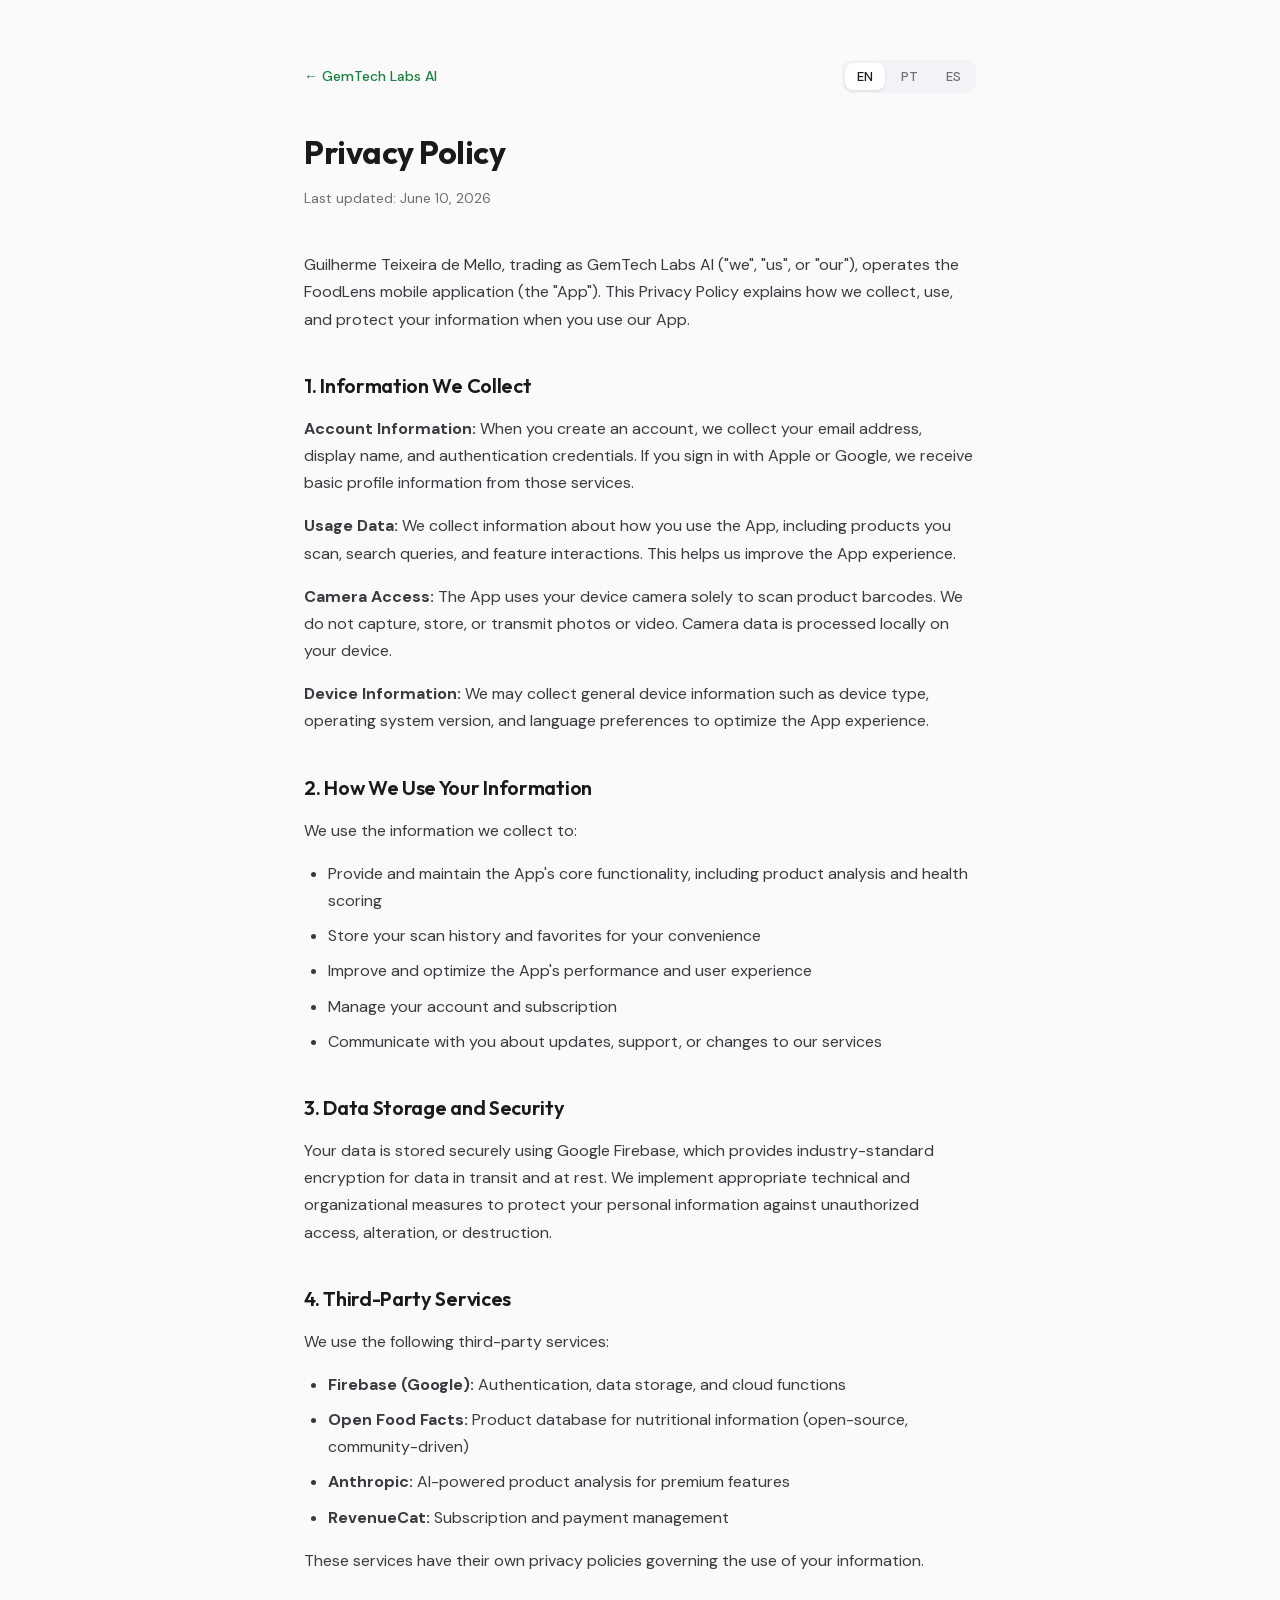
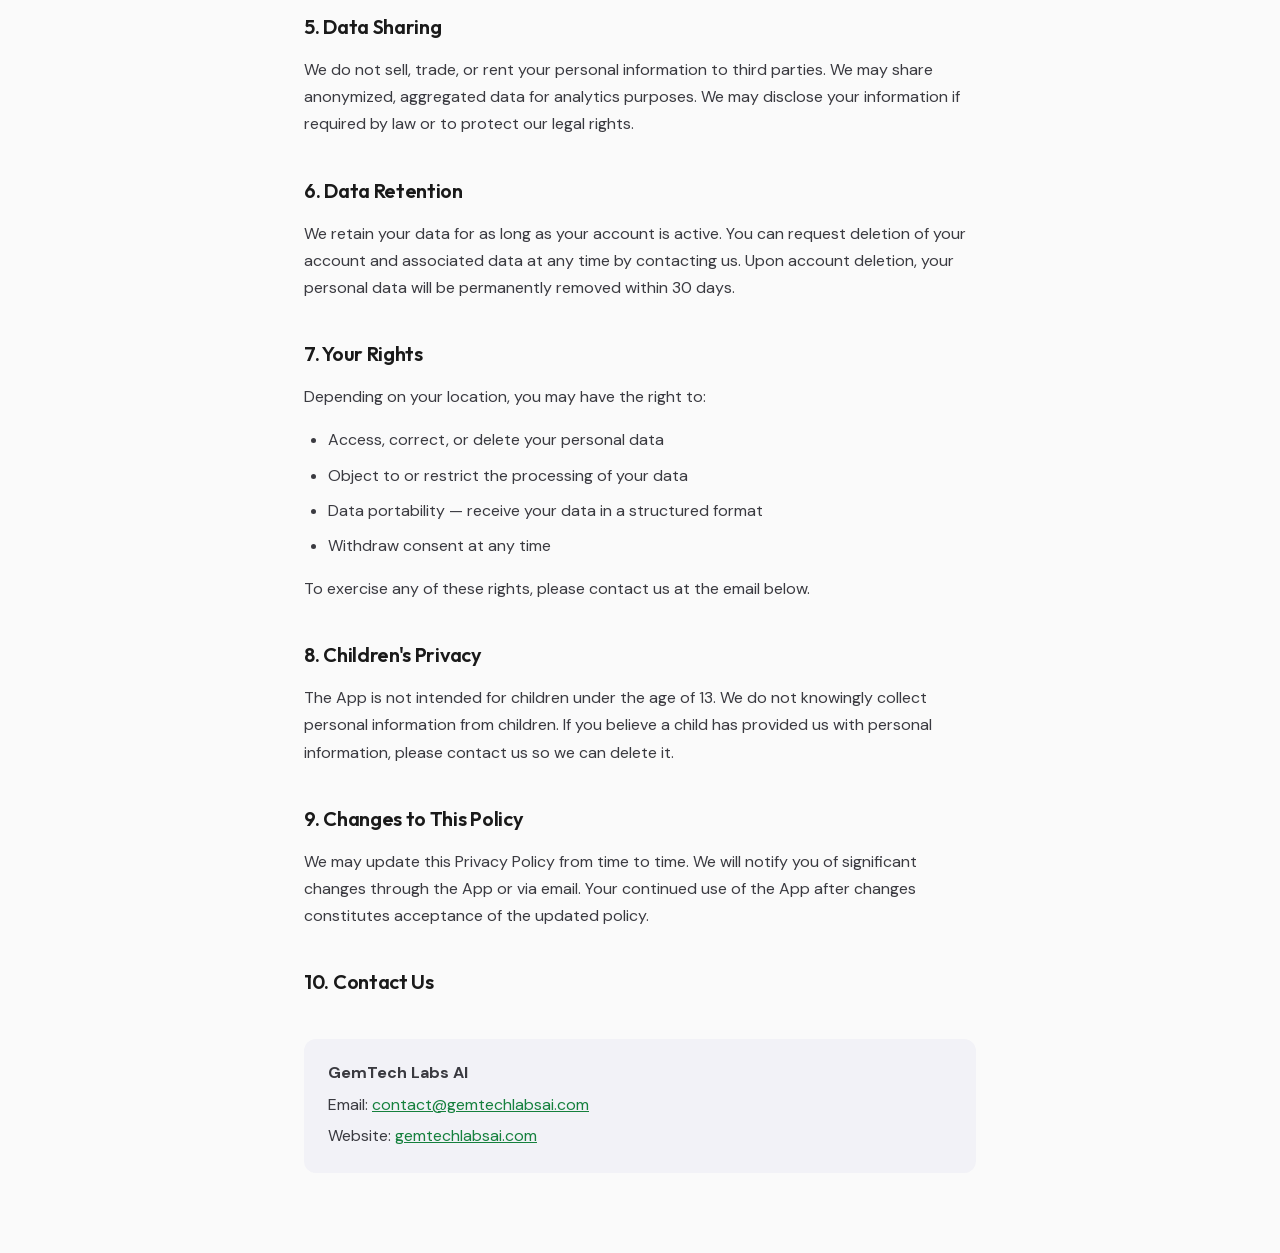
<file: foodlens/privacy.html>
<!DOCTYPE html>
<html lang="en">
<head>
    <meta charset="UTF-8">
    <meta name="viewport" content="width=device-width, initial-scale=1.0">
    <meta http-equiv="Content-Security-Policy" content="default-src 'self'; script-src 'self'; style-src 'self'; img-src 'self'; font-src 'self'; object-src 'none'; base-uri 'self'; form-action 'none'; upgrade-insecure-requests">
    <meta name="referrer" content="strict-origin-when-cross-origin">
    <title>Privacy Policy — FoodLens</title>
    <meta name="description" content="Privacy policy for the FoodLens iOS app by GemTech Labs AI: what we collect, how we use it, and your rights. Available in English, Portuguese, and Spanish.">
    <link rel="canonical" href="https://gemtechlabsai.com/foodlens/privacy">
    <meta name="theme-color" media="(prefers-color-scheme: light)" content="#fafafa">
    <meta name="theme-color" media="(prefers-color-scheme: dark)" content="#000000">
    <link rel="icon" type="image/png" sizes="32x32" href="/favicon-32.png">
    <link rel="icon" type="image/png" sizes="16x16" href="/favicon-16.png">
    <link rel="apple-touch-icon" sizes="180x180" href="/apple-touch-icon.png">
    <link rel="stylesheet" href="/css/fonts.css">
    <link rel="stylesheet" href="/css/legal.css">
</head>
<body class="accent-green">
    <div class="container">
        <div class="top-bar">
            <a href="/" class="back-link">&larr; GemTech Labs AI</a>
            <div class="lang-switcher">
                <button class="lang-btn active" data-lang="en">EN</button>
                <button class="lang-btn" data-lang="pt">PT</button>
                <button class="lang-btn" data-lang="es">ES</button>
            </div>
        </div>

        <!-- ═══ ENGLISH ═══ -->
        <div id="lang-en" class="lang-content active">
            <h1>Privacy Policy</h1>
            <p class="last-updated">Last updated: June 10, 2026</p>

            <p>Guilherme Teixeira de Mello, trading as GemTech Labs AI ("we", "us", or "our"), operates the FoodLens mobile application (the "App"). This Privacy Policy explains how we collect, use, and protect your information when you use our App.</p>

            <h2>1. Information We Collect</h2>
            <p><strong>Account Information:</strong> When you create an account, we collect your email address, display name, and authentication credentials. If you sign in with Apple or Google, we receive basic profile information from those services.</p>
            <p><strong>Usage Data:</strong> We collect information about how you use the App, including products you scan, search queries, and feature interactions. This helps us improve the App experience.</p>
            <p><strong>Camera Access:</strong> The App uses your device camera solely to scan product barcodes. We do not capture, store, or transmit photos or video. Camera data is processed locally on your device.</p>
            <p><strong>Device Information:</strong> We may collect general device information such as device type, operating system version, and language preferences to optimize the App experience.</p>

            <h2>2. How We Use Your Information</h2>
            <p>We use the information we collect to:</p>
            <ul>
                <li>Provide and maintain the App's core functionality, including product analysis and health scoring</li>
                <li>Store your scan history and favorites for your convenience</li>
                <li>Improve and optimize the App's performance and user experience</li>
                <li>Manage your account and subscription</li>
                <li>Communicate with you about updates, support, or changes to our services</li>
            </ul>

            <h2>3. Data Storage and Security</h2>
            <p>Your data is stored securely using Google Firebase, which provides industry-standard encryption for data in transit and at rest. We implement appropriate technical and organizational measures to protect your personal information against unauthorized access, alteration, or destruction.</p>

            <h2>4. Third-Party Services</h2>
            <p>We use the following third-party services:</p>
            <ul>
                <li><strong>Firebase (Google):</strong> Authentication, data storage, and cloud functions</li>
                <li><strong>Open Food Facts:</strong> Product database for nutritional information (open-source, community-driven)</li>
                <li><strong>Anthropic:</strong> AI-powered product analysis for premium features</li>
                <li><strong>RevenueCat:</strong> Subscription and payment management</li>
            </ul>
            <p>These services have their own privacy policies governing the use of your information.</p>

            <h2>5. Data Sharing</h2>
            <p>We do not sell, trade, or rent your personal information to third parties. We may share anonymized, aggregated data for analytics purposes. We may disclose your information if required by law or to protect our legal rights.</p>

            <h2>6. Data Retention</h2>
            <p>We retain your data for as long as your account is active. You can request deletion of your account and associated data at any time by contacting us. Upon account deletion, your personal data will be permanently removed within 30 days.</p>

            <h2>7. Your Rights</h2>
            <p>Depending on your location, you may have the right to:</p>
            <ul>
                <li>Access, correct, or delete your personal data</li>
                <li>Object to or restrict the processing of your data</li>
                <li>Data portability — receive your data in a structured format</li>
                <li>Withdraw consent at any time</li>
            </ul>
            <p>To exercise any of these rights, please contact us at the email below.</p>

            <h2>8. Children's Privacy</h2>
            <p>The App is not intended for children under the age of 13. We do not knowingly collect personal information from children. If you believe a child has provided us with personal information, please contact us so we can delete it.</p>

            <h2>9. Changes to This Policy</h2>
            <p>We may update this Privacy Policy from time to time. We will notify you of significant changes through the App or via email. Your continued use of the App after changes constitutes acceptance of the updated policy.</p>

            <h2>10. Contact Us</h2>
            <div class="contact-box">
                <p><strong>GemTech Labs AI</strong></p>
                <p>Email: <a href="mailto:contact@gemtechlabsai.com">contact@gemtechlabsai.com</a></p>
                <p>Website: <a href="https://gemtechlabsai.com">gemtechlabsai.com</a></p>
            </div>
        </div>

        <!-- ═══ PORTUGUÊS ═══ -->
        <div id="lang-pt" class="lang-content">
            <h1>Política de Privacidade</h1>
            <p class="last-updated">Última atualização: 10 de junho de 2026</p>

            <p>Guilherme Teixeira de Mello, operando sob o nome comercial GemTech Labs AI ("nós" ou "nosso"), opera o aplicativo móvel FoodLens (o "App"). Esta Política de Privacidade explica como coletamos, usamos e protegemos suas informações quando você usa nosso App.</p>

            <h2>1. Informações que Coletamos</h2>
            <p><strong>Informações da Conta:</strong> Ao criar uma conta, coletamos seu endereço de e-mail, nome de exibição e credenciais de autenticação. Se você entrar com Apple ou Google, recebemos informações básicas de perfil desses serviços.</p>
            <p><strong>Dados de Uso:</strong> Coletamos informações sobre como você usa o App, incluindo produtos que você escaneia, consultas de pesquisa e interações com recursos. Isso nos ajuda a melhorar a experiência do App.</p>
            <p><strong>Acesso à Câmera:</strong> O App usa a câmera do seu dispositivo exclusivamente para escanear códigos de barras de produtos. Não capturamos, armazenamos ou transmitimos fotos ou vídeos. Os dados da câmera são processados localmente no seu dispositivo.</p>
            <p><strong>Informações do Dispositivo:</strong> Podemos coletar informações gerais do dispositivo, como tipo de dispositivo, versão do sistema operacional e preferências de idioma para otimizar a experiência do App.</p>

            <h2>2. Como Usamos Suas Informações</h2>
            <p>Usamos as informações coletadas para:</p>
            <ul>
                <li>Fornecer e manter a funcionalidade principal do App, incluindo análise de produtos e pontuação de saúde</li>
                <li>Armazenar seu histórico de escaneamento e favoritos para sua conveniência</li>
                <li>Melhorar e otimizar o desempenho e a experiência do usuário do App</li>
                <li>Gerenciar sua conta e assinatura</li>
                <li>Comunicar-nos com você sobre atualizações, suporte ou alterações em nossos serviços</li>
            </ul>

            <h2>3. Armazenamento e Segurança de Dados</h2>
            <p>Seus dados são armazenados com segurança usando o Google Firebase, que fornece criptografia padrão da indústria para dados em trânsito e em repouso. Implementamos medidas técnicas e organizacionais apropriadas para proteger suas informações pessoais contra acesso não autorizado, alteração ou destruição.</p>

            <h2>4. Serviços de Terceiros</h2>
            <p>Utilizamos os seguintes serviços de terceiros:</p>
            <ul>
                <li><strong>Firebase (Google):</strong> Autenticação, armazenamento de dados e funções em nuvem</li>
                <li><strong>Open Food Facts:</strong> Banco de dados de produtos para informações nutricionais (código aberto, mantido pela comunidade)</li>
                <li><strong>Anthropic:</strong> Análise de produtos com IA para recursos premium</li>
                <li><strong>RevenueCat:</strong> Gerenciamento de assinaturas e pagamentos</li>
            </ul>
            <p>Esses serviços possuem suas próprias políticas de privacidade que regem o uso de suas informações.</p>

            <h2>5. Compartilhamento de Dados</h2>
            <p>Não vendemos, trocamos ou alugamos suas informações pessoais a terceiros. Podemos compartilhar dados anônimos e agregados para fins analíticos. Podemos divulgar suas informações se exigido por lei ou para proteger nossos direitos legais.</p>

            <h2>6. Retenção de Dados</h2>
            <p>Retemos seus dados enquanto sua conta estiver ativa. Você pode solicitar a exclusão de sua conta e dados associados a qualquer momento entrando em contato conosco. Após a exclusão da conta, seus dados pessoais serão permanentemente removidos em até 30 dias.</p>

            <h2>7. Seus Direitos</h2>
            <p>Dependendo da sua localização, você pode ter o direito de:</p>
            <ul>
                <li>Acessar, corrigir ou excluir seus dados pessoais</li>
                <li>Opor-se ou restringir o processamento de seus dados</li>
                <li>Portabilidade de dados — receber seus dados em formato estruturado</li>
                <li>Retirar o consentimento a qualquer momento</li>
            </ul>
            <p>Para exercer qualquer um desses direitos, entre em contato conosco pelo e-mail abaixo.</p>

            <h2>8. Privacidade de Crianças</h2>
            <p>O App não se destina a crianças menores de 13 anos. Não coletamos intencionalmente informações pessoais de crianças. Se você acredita que uma criança nos forneceu informações pessoais, entre em contato conosco para que possamos excluí-las.</p>

            <h2>9. Alterações nesta Política</h2>
            <p>Podemos atualizar esta Política de Privacidade periodicamente. Notificaremos você sobre alterações significativas por meio do App ou por e-mail. O uso continuado do App após as alterações constitui aceitação da política atualizada.</p>

            <h2>10. Entre em Contato</h2>
            <div class="contact-box">
                <p><strong>GemTech Labs AI</strong></p>
                <p>E-mail: <a href="mailto:contact@gemtechlabsai.com">contact@gemtechlabsai.com</a></p>
                <p>Website: <a href="https://gemtechlabsai.com">gemtechlabsai.com</a></p>
            </div>
        </div>

        <!-- ═══ ESPAÑOL ═══ -->
        <div id="lang-es" class="lang-content">
            <h1>Política de Privacidad</h1>
            <p class="last-updated">Última actualización: 10 de junio de 2026</p>

            <p>Guilherme Teixeira de Mello, que opera bajo el nombre comercial GemTech Labs AI ("nosotros" o "nuestro"), opera la aplicación móvil FoodLens (la "App"). Esta Política de Privacidad explica cómo recopilamos, usamos y protegemos su información cuando usa nuestra App.</p>

            <h2>1. Información que Recopilamos</h2>
            <p><strong>Información de la Cuenta:</strong> Al crear una cuenta, recopilamos su dirección de correo electrónico, nombre de usuario y credenciales de autenticación. Si inicia sesión con Apple o Google, recibimos información básica de perfil de esos servicios.</p>
            <p><strong>Datos de Uso:</strong> Recopilamos información sobre cómo usa la App, incluyendo productos que escanea, consultas de búsqueda e interacciones con funciones. Esto nos ayuda a mejorar la experiencia de la App.</p>
            <p><strong>Acceso a la Cámara:</strong> La App usa la cámara de su dispositivo exclusivamente para escanear códigos de barras de productos. No capturamos, almacenamos ni transmitimos fotos o videos. Los datos de la cámara se procesan localmente en su dispositivo.</p>
            <p><strong>Información del Dispositivo:</strong> Podemos recopilar información general del dispositivo, como tipo de dispositivo, versión del sistema operativo y preferencias de idioma para optimizar la experiencia de la App.</p>

            <h2>2. Cómo Usamos Su Información</h2>
            <p>Usamos la información recopilada para:</p>
            <ul>
                <li>Proporcionar y mantener la funcionalidad principal de la App, incluyendo análisis de productos y puntuación de salud</li>
                <li>Almacenar su historial de escaneo y favoritos para su comodidad</li>
                <li>Mejorar y optimizar el rendimiento y la experiencia de usuario de la App</li>
                <li>Gestionar su cuenta y suscripción</li>
                <li>Comunicarnos con usted sobre actualizaciones, soporte o cambios en nuestros servicios</li>
            </ul>

            <h2>3. Almacenamiento y Seguridad de Datos</h2>
            <p>Sus datos se almacenan de forma segura utilizando Google Firebase, que proporciona cifrado estándar de la industria para datos en tránsito y en reposo. Implementamos medidas técnicas y organizativas apropiadas para proteger su información personal contra acceso no autorizado, alteración o destrucción.</p>

            <h2>4. Servicios de Terceros</h2>
            <p>Utilizamos los siguientes servicios de terceros:</p>
            <ul>
                <li><strong>Firebase (Google):</strong> Autenticación, almacenamiento de datos y funciones en la nube</li>
                <li><strong>Open Food Facts:</strong> Base de datos de productos para información nutricional (código abierto, mantenida por la comunidad)</li>
                <li><strong>Anthropic:</strong> Análisis de productos con IA para funciones premium</li>
                <li><strong>RevenueCat:</strong> Gestión de suscripciones y pagos</li>
            </ul>
            <p>Estos servicios tienen sus propias políticas de privacidad que rigen el uso de su información.</p>

            <h2>5. Compartición de Datos</h2>
            <p>No vendemos, intercambiamos ni alquilamos su información personal a terceros. Podemos compartir datos anónimos y agregados con fines analíticos. Podemos divulgar su información si lo exige la ley o para proteger nuestros derechos legales.</p>

            <h2>6. Retención de Datos</h2>
            <p>Retenemos sus datos mientras su cuenta esté activa. Puede solicitar la eliminación de su cuenta y datos asociados en cualquier momento contactándonos. Tras la eliminación de la cuenta, sus datos personales se eliminarán permanentemente en un plazo de 30 días.</p>

            <h2>7. Sus Derechos</h2>
            <p>Dependiendo de su ubicación, puede tener derecho a:</p>
            <ul>
                <li>Acceder, corregir o eliminar sus datos personales</li>
                <li>Oponerse o restringir el procesamiento de sus datos</li>
                <li>Portabilidad de datos — recibir sus datos en formato estructurado</li>
                <li>Retirar el consentimiento en cualquier momento</li>
            </ul>
            <p>Para ejercer cualquiera de estos derechos, contáctenos al correo electrónico que aparece abajo.</p>

            <h2>8. Privacidad de Menores</h2>
            <p>La App no está destinada a menores de 13 años. No recopilamos intencionalmente información personal de menores. Si cree que un menor nos ha proporcionado información personal, contáctenos para que podamos eliminarla.</p>

            <h2>9. Cambios en esta Política</h2>
            <p>Podemos actualizar esta Política de Privacidad periódicamente. Le notificaremos sobre cambios significativos a través de la App o por correo electrónico. El uso continuado de la App después de los cambios constituye la aceptación de la política actualizada.</p>

            <h2>10. Contáctenos</h2>
            <div class="contact-box">
                <p><strong>GemTech Labs AI</strong></p>
                <p>Correo: <a href="mailto:contact@gemtechlabsai.com">contact@gemtechlabsai.com</a></p>
                <p>Web: <a href="https://gemtechlabsai.com">gemtechlabsai.com</a></p>
            </div>
        </div>
    </div>

    <script src="/js/legal-lang.js"></script>
</body>
</html>
</file>
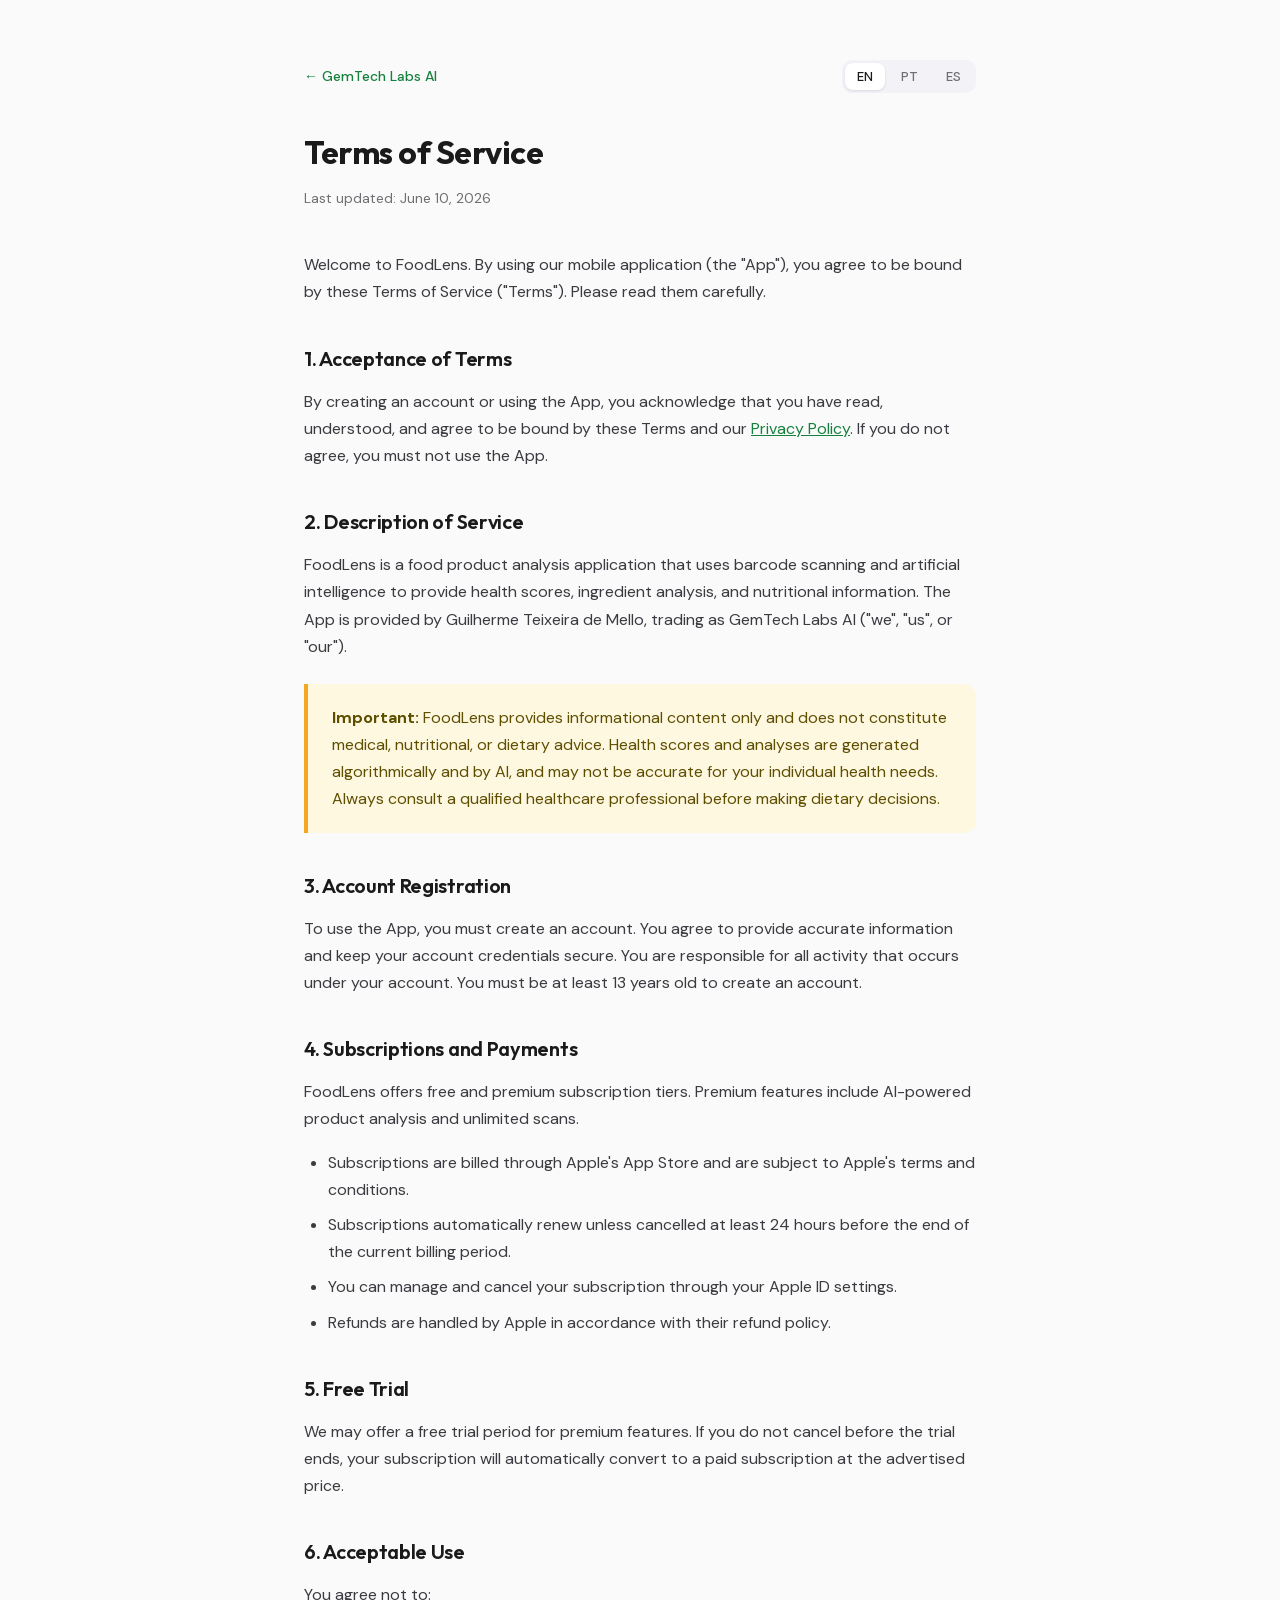
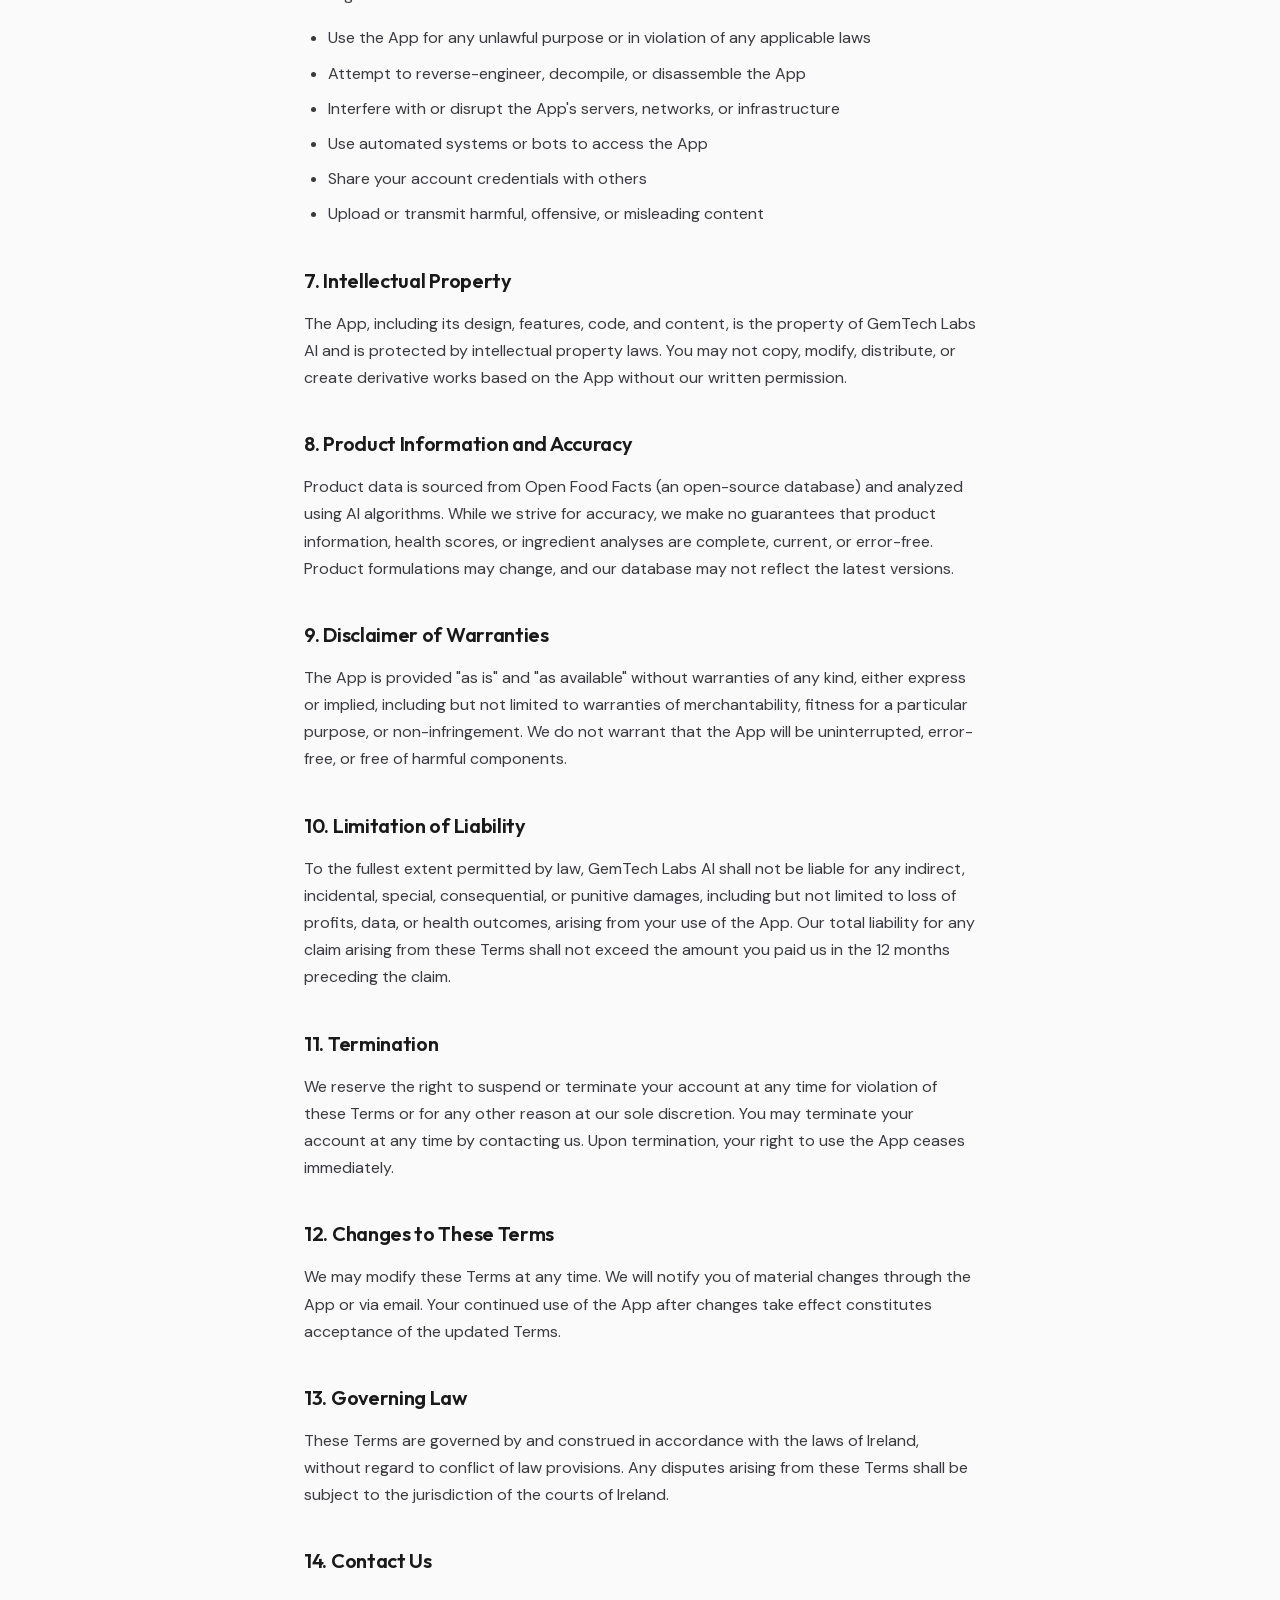
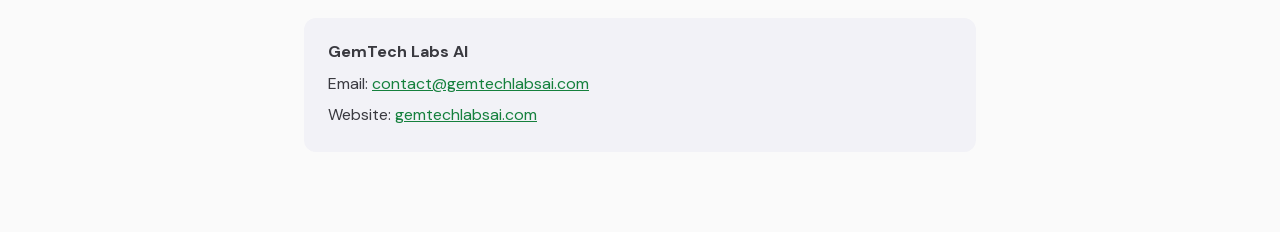
<file: foodlens/terms.html>
<!DOCTYPE html>
<html lang="en">
<head>
    <meta charset="UTF-8">
    <meta name="viewport" content="width=device-width, initial-scale=1.0">
    <meta http-equiv="Content-Security-Policy" content="default-src 'self'; script-src 'self'; style-src 'self'; img-src 'self'; font-src 'self'; object-src 'none'; base-uri 'self'; form-action 'none'; upgrade-insecure-requests">
    <meta name="referrer" content="strict-origin-when-cross-origin">
    <title>Terms of Service — FoodLens</title>
    <meta name="description" content="Terms of service for the FoodLens iOS app by GemTech Labs AI: subscriptions, AI features, acceptable use, and governing law. Available in English, Portuguese, and Spanish.">
    <link rel="canonical" href="https://gemtechlabsai.com/foodlens/terms">
    <meta name="theme-color" media="(prefers-color-scheme: light)" content="#fafafa">
    <meta name="theme-color" media="(prefers-color-scheme: dark)" content="#000000">
    <link rel="icon" type="image/png" sizes="32x32" href="/favicon-32.png">
    <link rel="icon" type="image/png" sizes="16x16" href="/favicon-16.png">
    <link rel="apple-touch-icon" sizes="180x180" href="/apple-touch-icon.png">
    <link rel="stylesheet" href="/css/fonts.css">
    <link rel="stylesheet" href="/css/legal.css">
</head>
<body class="accent-green">
    <div class="container">
        <div class="top-bar">
            <a href="/" class="back-link">&larr; GemTech Labs AI</a>
            <div class="lang-switcher">
                <button class="lang-btn active" data-lang="en">EN</button>
                <button class="lang-btn" data-lang="pt">PT</button>
                <button class="lang-btn" data-lang="es">ES</button>
            </div>
        </div>

        <!-- ═══ ENGLISH ═══ -->
        <div id="lang-en" class="lang-content active">
            <h1>Terms of Service</h1>
            <p class="last-updated">Last updated: June 10, 2026</p>

            <p>Welcome to FoodLens. By using our mobile application (the "App"), you agree to be bound by these Terms of Service ("Terms"). Please read them carefully.</p>

            <h2>1. Acceptance of Terms</h2>
            <p>By creating an account or using the App, you acknowledge that you have read, understood, and agree to be bound by these Terms and our <a href="/foodlens/privacy">Privacy Policy</a>. If you do not agree, you must not use the App.</p>

            <h2>2. Description of Service</h2>
            <p>FoodLens is a food product analysis application that uses barcode scanning and artificial intelligence to provide health scores, ingredient analysis, and nutritional information. The App is provided by Guilherme Teixeira de Mello, trading as GemTech Labs AI ("we", "us", or "our").</p>

            <div class="important-box">
                <p><strong>Important:</strong> FoodLens provides informational content only and does not constitute medical, nutritional, or dietary advice. Health scores and analyses are generated algorithmically and by AI, and may not be accurate for your individual health needs. Always consult a qualified healthcare professional before making dietary decisions.</p>
            </div>

            <h2>3. Account Registration</h2>
            <p>To use the App, you must create an account. You agree to provide accurate information and keep your account credentials secure. You are responsible for all activity that occurs under your account. You must be at least 13 years old to create an account.</p>

            <h2>4. Subscriptions and Payments</h2>
            <p>FoodLens offers free and premium subscription tiers. Premium features include AI-powered product analysis and unlimited scans.</p>
            <ul>
                <li>Subscriptions are billed through Apple's App Store and are subject to Apple's terms and conditions.</li>
                <li>Subscriptions automatically renew unless cancelled at least 24 hours before the end of the current billing period.</li>
                <li>You can manage and cancel your subscription through your Apple ID settings.</li>
                <li>Refunds are handled by Apple in accordance with their refund policy.</li>
            </ul>

            <h2>5. Free Trial</h2>
            <p>We may offer a free trial period for premium features. If you do not cancel before the trial ends, your subscription will automatically convert to a paid subscription at the advertised price.</p>

            <h2>6. Acceptable Use</h2>
            <p>You agree not to:</p>
            <ul>
                <li>Use the App for any unlawful purpose or in violation of any applicable laws</li>
                <li>Attempt to reverse-engineer, decompile, or disassemble the App</li>
                <li>Interfere with or disrupt the App's servers, networks, or infrastructure</li>
                <li>Use automated systems or bots to access the App</li>
                <li>Share your account credentials with others</li>
                <li>Upload or transmit harmful, offensive, or misleading content</li>
            </ul>

            <h2>7. Intellectual Property</h2>
            <p>The App, including its design, features, code, and content, is the property of GemTech Labs AI and is protected by intellectual property laws. You may not copy, modify, distribute, or create derivative works based on the App without our written permission.</p>

            <h2>8. Product Information and Accuracy</h2>
            <p>Product data is sourced from Open Food Facts (an open-source database) and analyzed using AI algorithms. While we strive for accuracy, we make no guarantees that product information, health scores, or ingredient analyses are complete, current, or error-free. Product formulations may change, and our database may not reflect the latest versions.</p>

            <h2>9. Disclaimer of Warranties</h2>
            <p>The App is provided "as is" and "as available" without warranties of any kind, either express or implied, including but not limited to warranties of merchantability, fitness for a particular purpose, or non-infringement. We do not warrant that the App will be uninterrupted, error-free, or free of harmful components.</p>

            <h2>10. Limitation of Liability</h2>
            <p>To the fullest extent permitted by law, GemTech Labs AI shall not be liable for any indirect, incidental, special, consequential, or punitive damages, including but not limited to loss of profits, data, or health outcomes, arising from your use of the App. Our total liability for any claim arising from these Terms shall not exceed the amount you paid us in the 12 months preceding the claim.</p>

            <h2>11. Termination</h2>
            <p>We reserve the right to suspend or terminate your account at any time for violation of these Terms or for any other reason at our sole discretion. You may terminate your account at any time by contacting us. Upon termination, your right to use the App ceases immediately.</p>

            <h2>12. Changes to These Terms</h2>
            <p>We may modify these Terms at any time. We will notify you of material changes through the App or via email. Your continued use of the App after changes take effect constitutes acceptance of the updated Terms.</p>

            <h2>13. Governing Law</h2>
            <p>These Terms are governed by and construed in accordance with the laws of Ireland, without regard to conflict of law provisions. Any disputes arising from these Terms shall be subject to the jurisdiction of the courts of Ireland.</p>

            <h2>14. Contact Us</h2>
            <div class="contact-box">
                <p><strong>GemTech Labs AI</strong></p>
                <p>Email: <a href="mailto:contact@gemtechlabsai.com">contact@gemtechlabsai.com</a></p>
                <p>Website: <a href="https://gemtechlabsai.com">gemtechlabsai.com</a></p>
            </div>
        </div>

        <!-- ═══ PORTUGUÊS ═══ -->
        <div id="lang-pt" class="lang-content">
            <h1>Termos de Serviço</h1>
            <p class="last-updated">Última atualização: 10 de junho de 2026</p>

            <p>Bem-vindo ao FoodLens. Ao usar nosso aplicativo móvel (o "App"), você concorda em ficar vinculado a estes Termos de Serviço ("Termos"). Por favor, leia-os com atenção.</p>

            <h2>1. Aceitação dos Termos</h2>
            <p>Ao criar uma conta ou usar o App, você reconhece que leu, compreendeu e concorda em ficar vinculado a estes Termos e à nossa <a href="/foodlens/privacy">Política de Privacidade</a>. Se você não concordar, não deve usar o App.</p>

            <h2>2. Descrição do Serviço</h2>
            <p>O FoodLens é um aplicativo de análise de produtos alimentícios que utiliza leitura de código de barras e inteligência artificial para fornecer pontuações de saúde, análise de ingredientes e informações nutricionais. O App é fornecido por Guilherme Teixeira de Mello, operando sob o nome comercial GemTech Labs AI ("nós" ou "nosso").</p>

            <div class="important-box">
                <p><strong>Importante:</strong> O FoodLens fornece apenas conteúdo informativo e não constitui aconselhamento médico, nutricional ou dietético. As pontuações de saúde e análises são geradas algoritmicamente e por IA, e podem não ser precisas para suas necessidades individuais de saúde. Sempre consulte um profissional de saúde qualificado antes de tomar decisões alimentares.</p>
            </div>

            <h2>3. Registro de Conta</h2>
            <p>Para usar o App, você deve criar uma conta. Você concorda em fornecer informações precisas e manter suas credenciais de conta seguras. Você é responsável por toda a atividade que ocorre em sua conta. Você deve ter pelo menos 13 anos para criar uma conta.</p>

            <h2>4. Assinaturas e Pagamentos</h2>
            <p>O FoodLens oferece planos gratuitos e premium. Os recursos premium incluem análise de produtos com IA e escaneamentos ilimitados.</p>
            <ul>
                <li>As assinaturas são cobradas pela App Store da Apple e estão sujeitas aos termos e condições da Apple.</li>
                <li>As assinaturas são renovadas automaticamente, a menos que sejam canceladas pelo menos 24 horas antes do final do período de cobrança atual.</li>
                <li>Você pode gerenciar e cancelar sua assinatura nas configurações do seu Apple ID.</li>
                <li>Os reembolsos são tratados pela Apple de acordo com sua política de reembolso.</li>
            </ul>

            <h2>5. Período de Teste Gratuito</h2>
            <p>Podemos oferecer um período de teste gratuito para recursos premium. Se você não cancelar antes do término do teste, sua assinatura será automaticamente convertida em uma assinatura paga pelo preço anunciado.</p>

            <h2>6. Uso Aceitável</h2>
            <p>Você concorda em não:</p>
            <ul>
                <li>Usar o App para qualquer finalidade ilegal ou em violação de quaisquer leis aplicáveis</li>
                <li>Tentar fazer engenharia reversa, descompilar ou desmontar o App</li>
                <li>Interferir ou interromper os servidores, redes ou infraestrutura do App</li>
                <li>Usar sistemas automatizados ou bots para acessar o App</li>
                <li>Compartilhar suas credenciais de conta com outros</li>
                <li>Enviar ou transmitir conteúdo prejudicial, ofensivo ou enganoso</li>
            </ul>

            <h2>7. Propriedade Intelectual</h2>
            <p>O App, incluindo seu design, recursos, código e conteúdo, é propriedade da GemTech Labs AI e é protegido por leis de propriedade intelectual. Você não pode copiar, modificar, distribuir ou criar obras derivadas com base no App sem nossa permissão por escrito.</p>

            <h2>8. Informações de Produtos e Precisão</h2>
            <p>Os dados dos produtos são obtidos do Open Food Facts (um banco de dados de código aberto) e analisados usando algoritmos de IA. Embora nos esforcemos para ser precisos, não garantimos que as informações dos produtos, pontuações de saúde ou análises de ingredientes sejam completas, atuais ou livres de erros. As formulações dos produtos podem mudar e nosso banco de dados pode não refletir as versões mais recentes.</p>

            <h2>9. Isenção de Garantias</h2>
            <p>O App é fornecido "como está" e "conforme disponível", sem garantias de qualquer tipo, expressas ou implícitas, incluindo, mas não se limitando a, garantias de comercialização, adequação a um propósito específico ou não violação. Não garantimos que o App será ininterrupto, livre de erros ou livre de componentes prejudiciais.</p>

            <h2>10. Limitação de Responsabilidade</h2>
            <p>Na máxima extensão permitida por lei, a GemTech Labs AI não será responsável por quaisquer danos indiretos, incidentais, especiais, consequenciais ou punitivos, incluindo, mas não se limitando a, perda de lucros, dados ou resultados de saúde, decorrentes do uso do App. Nossa responsabilidade total por qualquer reclamação decorrente destes Termos não excederá o valor que você nos pagou nos 12 meses anteriores à reclamação.</p>

            <h2>11. Rescisão</h2>
            <p>Reservamo-nos o direito de suspender ou encerrar sua conta a qualquer momento por violação destes Termos ou por qualquer outro motivo a nosso exclusivo critério. Você pode encerrar sua conta a qualquer momento entrando em contato conosco. Após o encerramento, seu direito de usar o App cessa imediatamente.</p>

            <h2>12. Alterações nestes Termos</h2>
            <p>Podemos modificar estes Termos a qualquer momento. Notificaremos você sobre alterações materiais por meio do App ou por e-mail. O uso continuado do App após as alterações entrarem em vigor constitui aceitação dos Termos atualizados.</p>

            <h2>13. Lei Aplicável</h2>
            <p>Estes Termos são regidos e interpretados de acordo com as leis da Irlanda, sem considerar disposições sobre conflito de leis. Quaisquer disputas decorrentes destes Termos estarão sujeitas à jurisdição dos tribunais da Irlanda.</p>

            <h2>14. Entre em Contato</h2>
            <div class="contact-box">
                <p><strong>GemTech Labs AI</strong></p>
                <p>E-mail: <a href="mailto:contact@gemtechlabsai.com">contact@gemtechlabsai.com</a></p>
                <p>Website: <a href="https://gemtechlabsai.com">gemtechlabsai.com</a></p>
            </div>
        </div>

        <!-- ═══ ESPAÑOL ═══ -->
        <div id="lang-es" class="lang-content">
            <h1>Términos de Servicio</h1>
            <p class="last-updated">Última actualización: 10 de junio de 2026</p>

            <p>Bienvenido a FoodLens. Al usar nuestra aplicación móvil (la "App"), usted acepta quedar vinculado por estos Términos de Servicio ("Términos"). Por favor, léalos atentamente.</p>

            <h2>1. Aceptación de los Términos</h2>
            <p>Al crear una cuenta o usar la App, usted reconoce que ha leído, comprendido y acepta quedar vinculado por estos Términos y nuestra <a href="/foodlens/privacy">Política de Privacidad</a>. Si no está de acuerdo, no debe usar la App.</p>

            <h2>2. Descripción del Servicio</h2>
            <p>FoodLens es una aplicación de análisis de productos alimenticios que utiliza escaneo de códigos de barras e inteligencia artificial para proporcionar puntuaciones de salud, análisis de ingredientes e información nutricional. La App es proporcionada por Guilherme Teixeira de Mello, que opera bajo el nombre comercial GemTech Labs AI ("nosotros" o "nuestro").</p>

            <div class="important-box">
                <p><strong>Importante:</strong> FoodLens proporciona únicamente contenido informativo y no constituye asesoramiento médico, nutricional o dietético. Las puntuaciones de salud y los análisis son generados algorítmicamente y por IA, y pueden no ser precisos para sus necesidades individuales de salud. Siempre consulte a un profesional de salud calificado antes de tomar decisiones alimentarias.</p>
            </div>

            <h2>3. Registro de Cuenta</h2>
            <p>Para usar la App, debe crear una cuenta. Usted acepta proporcionar información precisa y mantener sus credenciales de cuenta seguras. Usted es responsable de toda la actividad que ocurra bajo su cuenta. Debe tener al menos 13 años para crear una cuenta.</p>

            <h2>4. Suscripciones y Pagos</h2>
            <p>FoodLens ofrece niveles de suscripción gratuitos y premium. Las funciones premium incluyen análisis de productos con IA y escaneos ilimitados.</p>
            <ul>
                <li>Las suscripciones se facturan a través de la App Store de Apple y están sujetas a los términos y condiciones de Apple.</li>
                <li>Las suscripciones se renuevan automáticamente a menos que se cancelen al menos 24 horas antes del final del período de facturación actual.</li>
                <li>Puede gestionar y cancelar su suscripción a través de la configuración de su Apple ID.</li>
                <li>Los reembolsos son gestionados por Apple de acuerdo con su política de reembolso.</li>
            </ul>

            <h2>5. Período de Prueba Gratuita</h2>
            <p>Podemos ofrecer un período de prueba gratuita para funciones premium. Si no cancela antes de que termine la prueba, su suscripción se convertirá automáticamente en una suscripción de pago al precio anunciado.</p>

            <h2>6. Uso Aceptable</h2>
            <p>Usted acepta no:</p>
            <ul>
                <li>Usar la App para cualquier propósito ilegal o en violación de cualquier ley aplicable</li>
                <li>Intentar realizar ingeniería inversa, descompilar o desensamblar la App</li>
                <li>Interferir con o interrumpir los servidores, redes o infraestructura de la App</li>
                <li>Usar sistemas automatizados o bots para acceder a la App</li>
                <li>Compartir sus credenciales de cuenta con otros</li>
                <li>Cargar o transmitir contenido dañino, ofensivo o engañoso</li>
            </ul>

            <h2>7. Propiedad Intelectual</h2>
            <p>La App, incluyendo su diseño, funciones, código y contenido, es propiedad de GemTech Labs AI y está protegida por leyes de propiedad intelectual. No puede copiar, modificar, distribuir ni crear obras derivadas basadas en la App sin nuestro permiso por escrito.</p>

            <h2>8. Información de Productos y Precisión</h2>
            <p>Los datos de los productos provienen de Open Food Facts (una base de datos de código abierto) y se analizan utilizando algoritmos de IA. Aunque nos esforzamos por ser precisos, no garantizamos que la información del producto, las puntuaciones de salud o los análisis de ingredientes sean completos, actuales o libres de errores. Las formulaciones de los productos pueden cambiar y nuestra base de datos puede no reflejar las versiones más recientes.</p>

            <h2>9. Exención de Garantías</h2>
            <p>La App se proporciona "tal cual" y "según disponibilidad", sin garantías de ningún tipo, ya sean expresas o implícitas, incluyendo, entre otras, las garantías de comerciabilidad, adecuación para un propósito particular o no infracción. No garantizamos que la App sea ininterrumpida, libre de errores o libre de componentes dañinos.</p>

            <h2>10. Limitación de Responsabilidad</h2>
            <p>En la máxima medida permitida por la ley, GemTech Labs AI no será responsable por ningún daño indirecto, incidental, especial, consecuente o punitivo, incluyendo, entre otros, la pérdida de beneficios, datos o resultados de salud, derivados del uso de la App. Nuestra responsabilidad total por cualquier reclamación derivada de estos Términos no excederá la cantidad que nos haya pagado en los 12 meses anteriores a la reclamación.</p>

            <h2>11. Terminación</h2>
            <p>Nos reservamos el derecho de suspender o cancelar su cuenta en cualquier momento por violación de estos Términos o por cualquier otra razón a nuestra entera discreción. Puede cancelar su cuenta en cualquier momento contactándonos. Tras la cancelación, su derecho a usar la App cesa inmediatamente.</p>

            <h2>12. Cambios en estos Términos</h2>
            <p>Podemos modificar estos Términos en cualquier momento. Le notificaremos sobre cambios materiales a través de la App o por correo electrónico. El uso continuado de la App después de que los cambios entren en vigor constituye la aceptación de los Términos actualizados.</p>

            <h2>13. Ley Aplicable</h2>
            <p>Estos Términos se rigen e interpretan de acuerdo con las leyes de Irlanda, sin tener en cuenta las disposiciones sobre conflicto de leyes. Cualquier disputa derivada de estos Términos estará sujeta a la jurisdicción de los tribunales de Irlanda.</p>

            <h2>14. Contáctenos</h2>
            <div class="contact-box">
                <p><strong>GemTech Labs AI</strong></p>
                <p>Correo: <a href="mailto:contact@gemtechlabsai.com">contact@gemtechlabsai.com</a></p>
                <p>Web: <a href="https://gemtechlabsai.com">gemtechlabsai.com</a></p>
            </div>
        </div>
    </div>

    <script src="/js/legal-lang.js"></script>
</body>
</html>
</file>
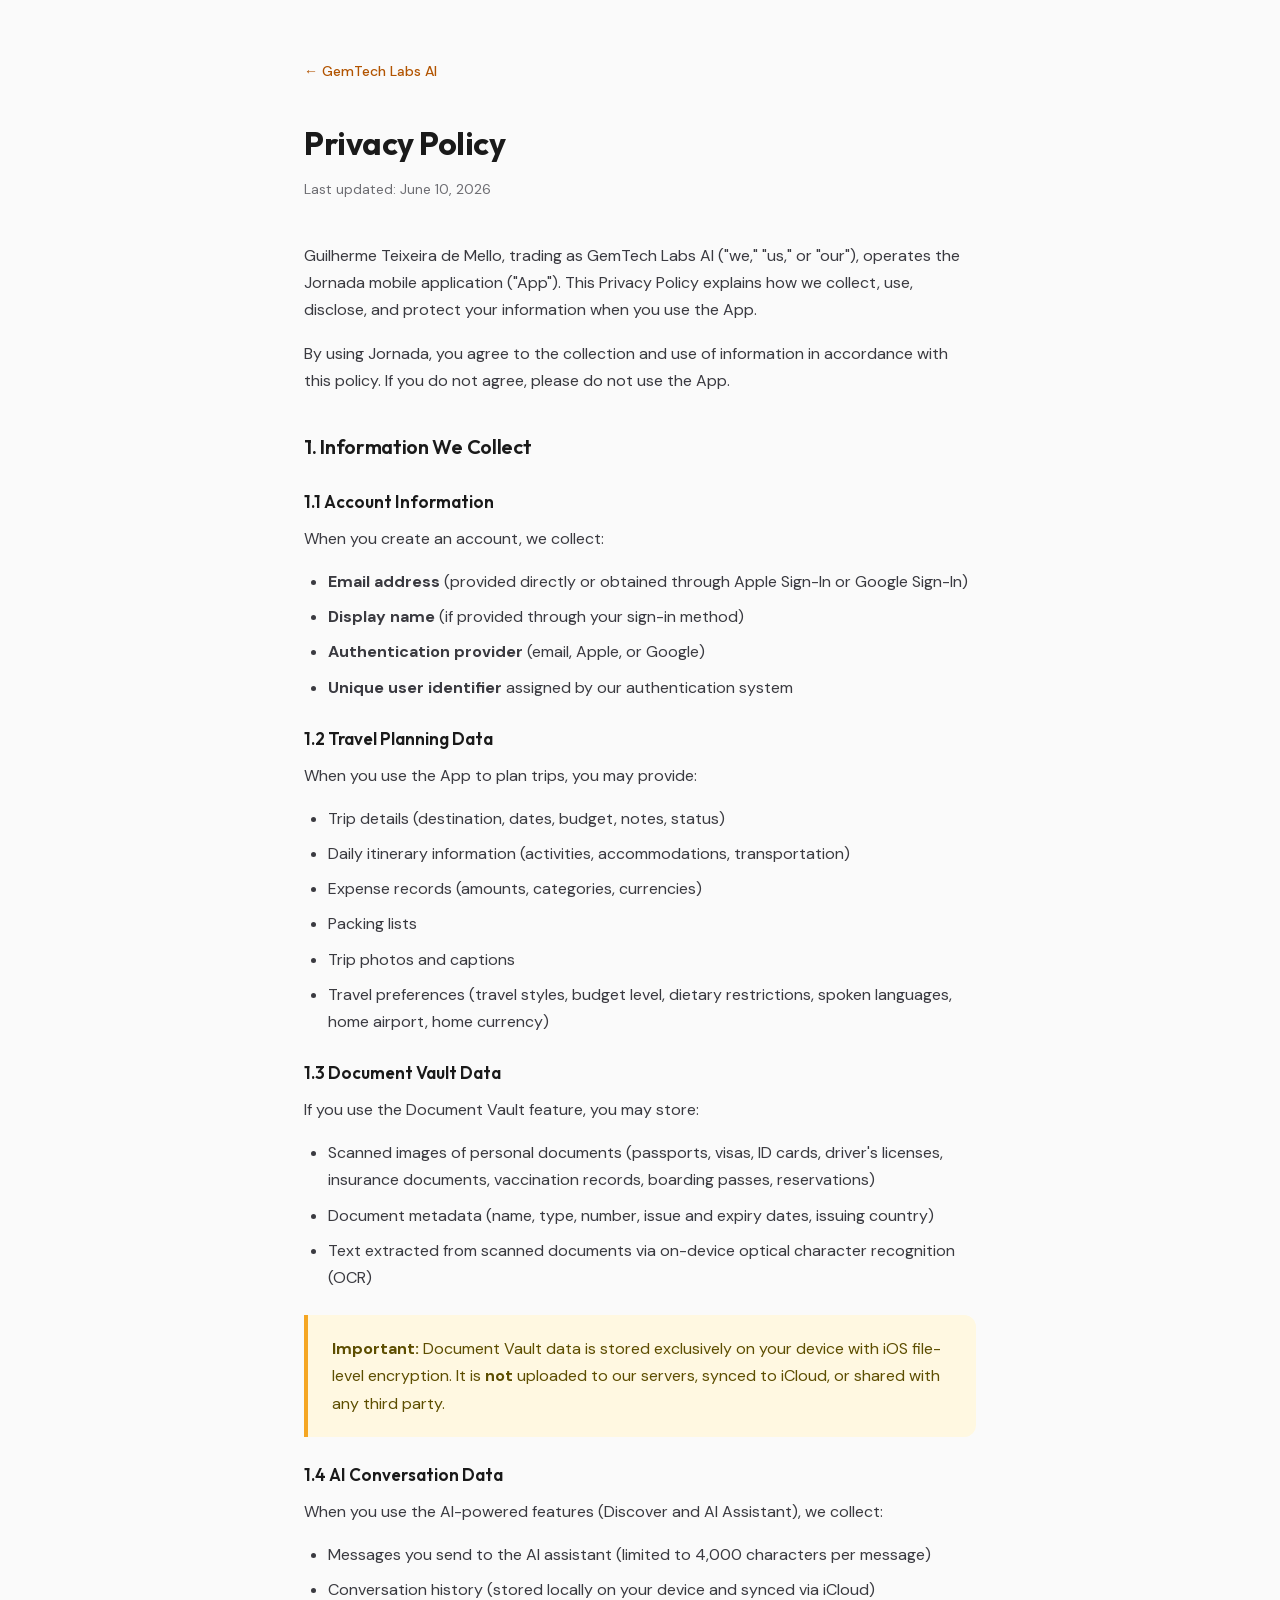
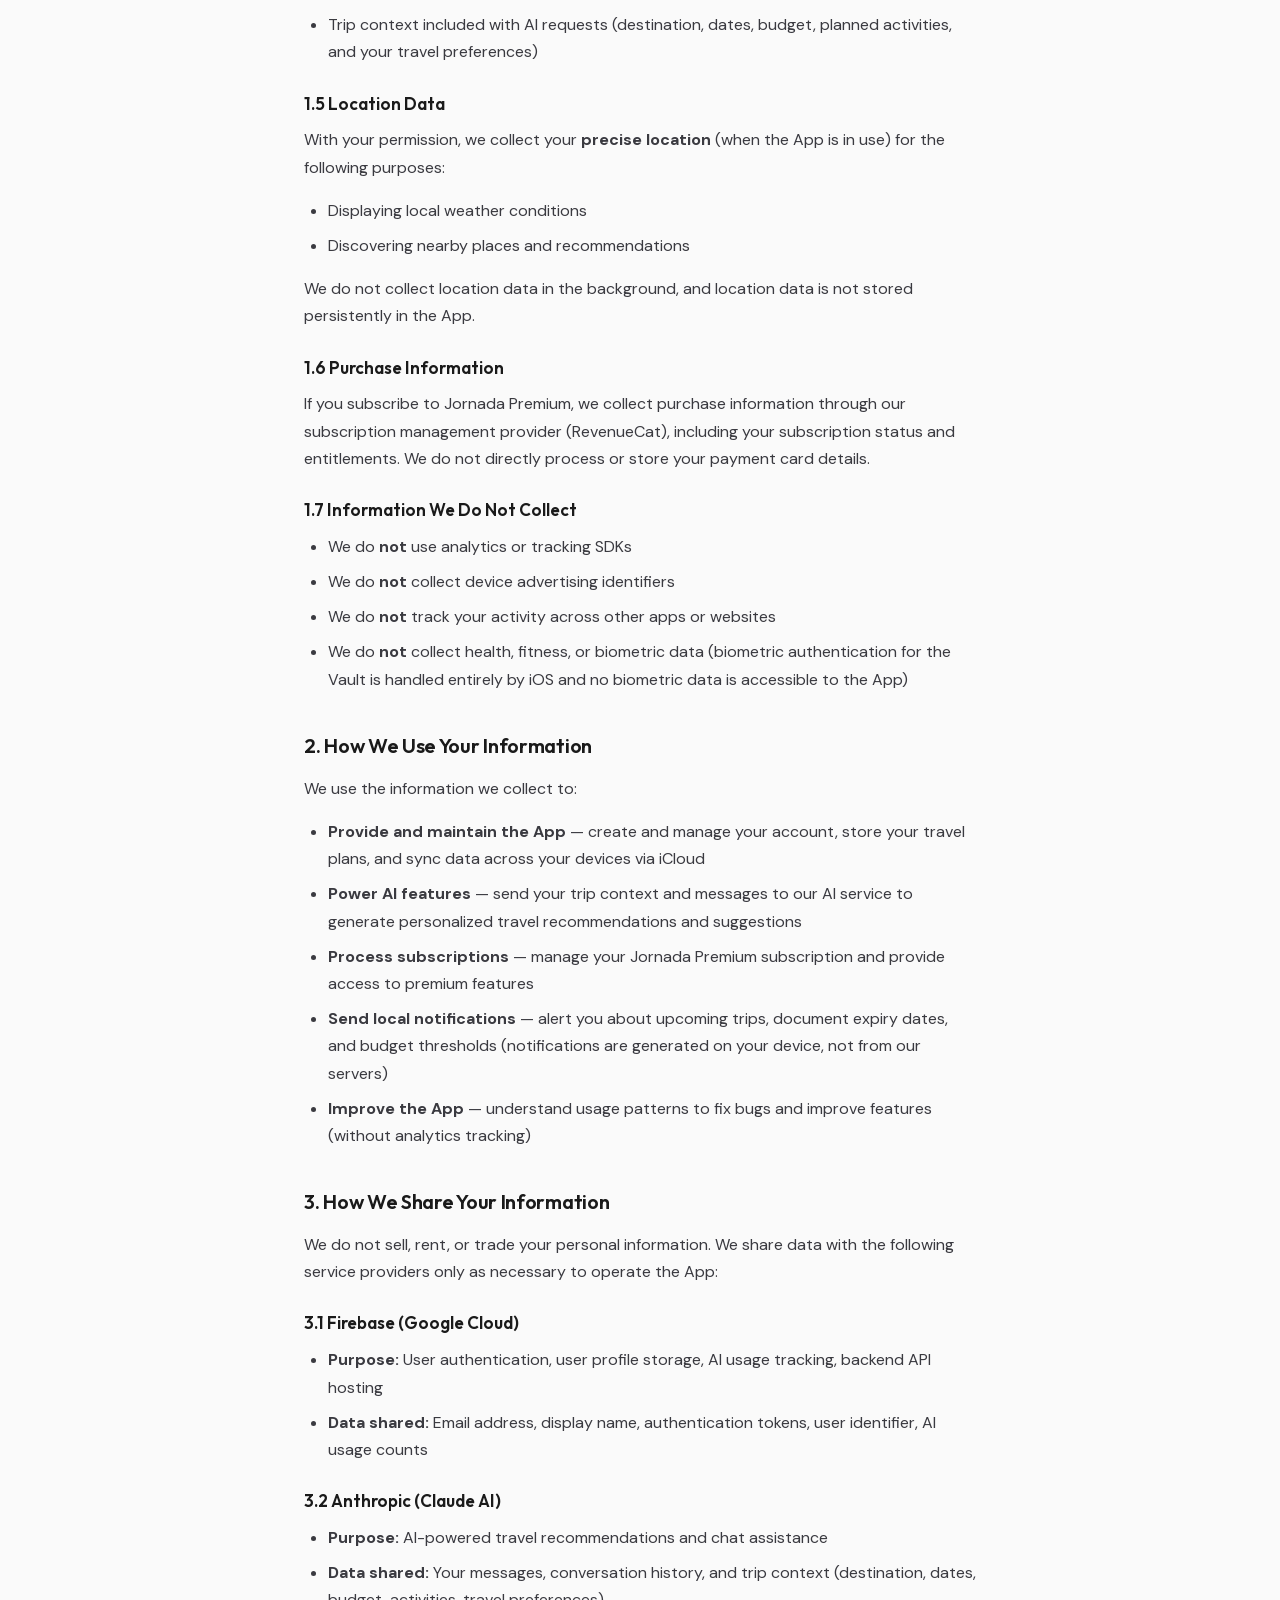
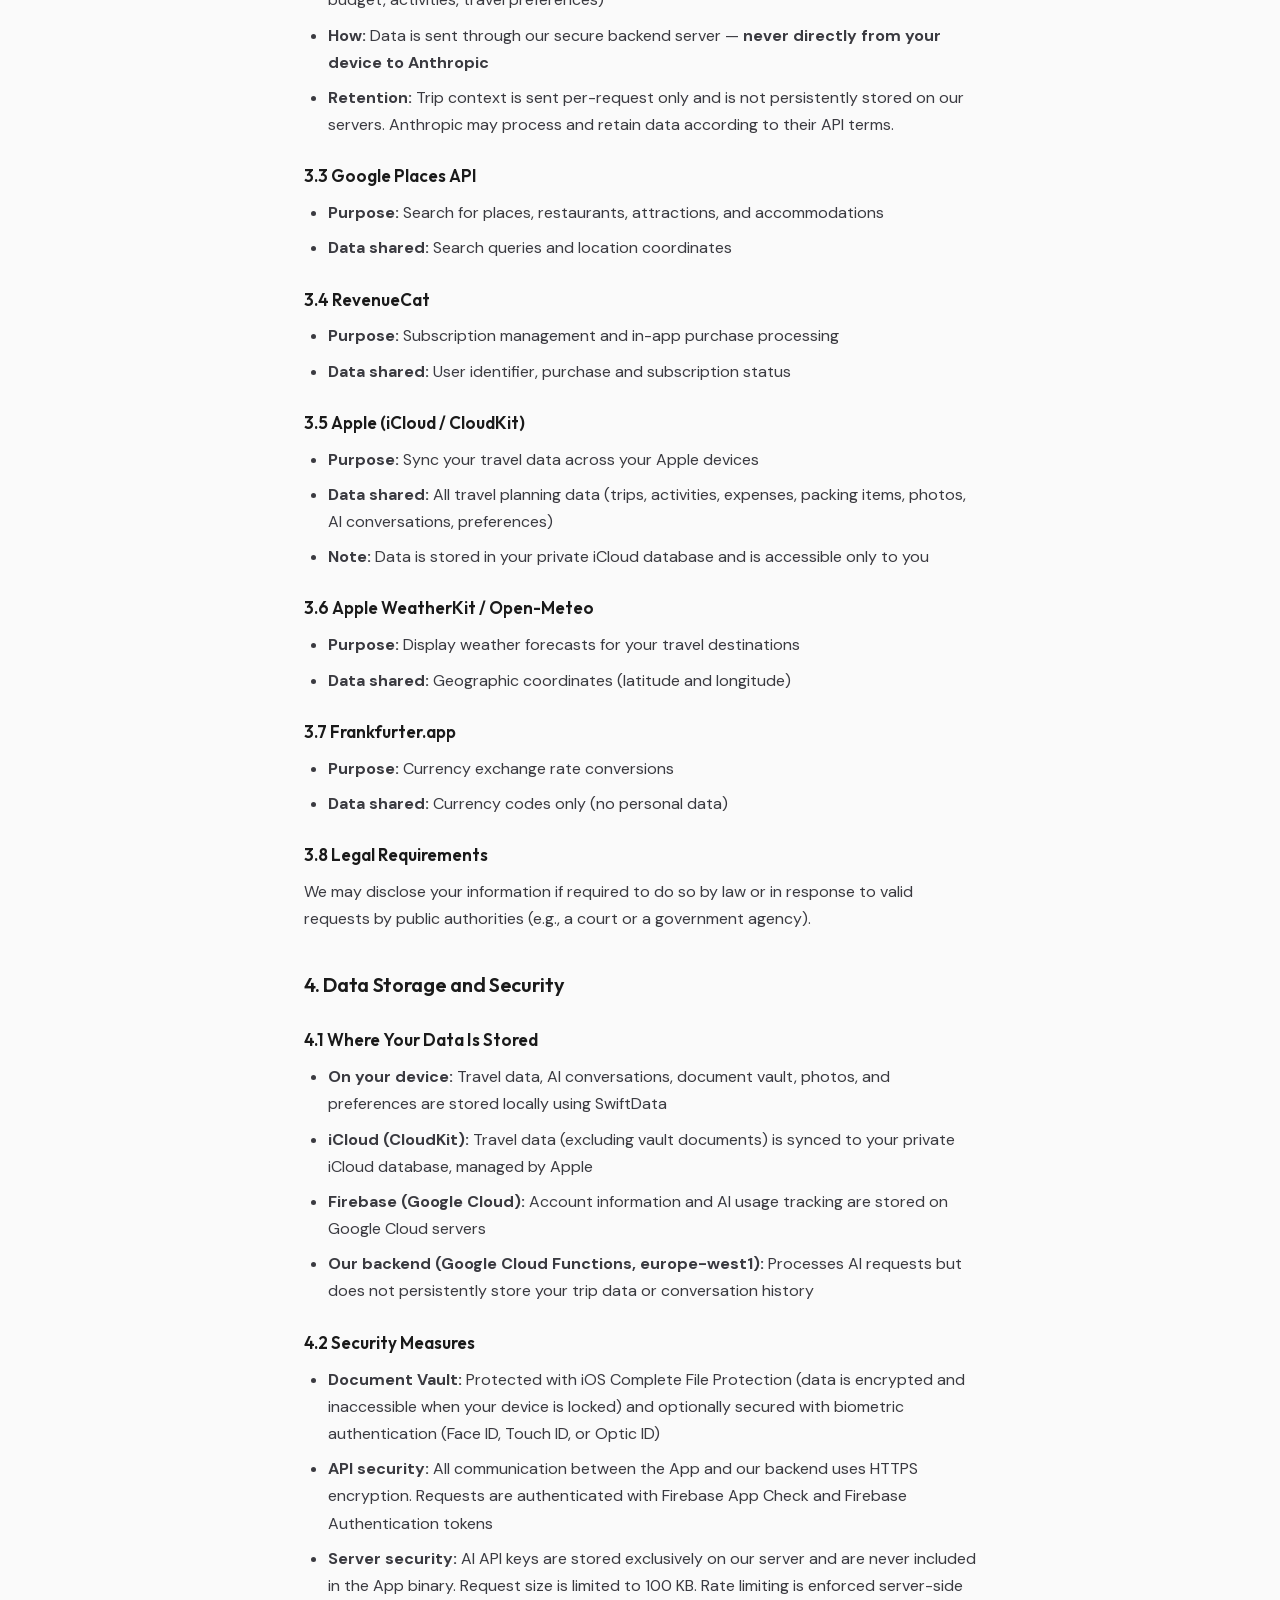
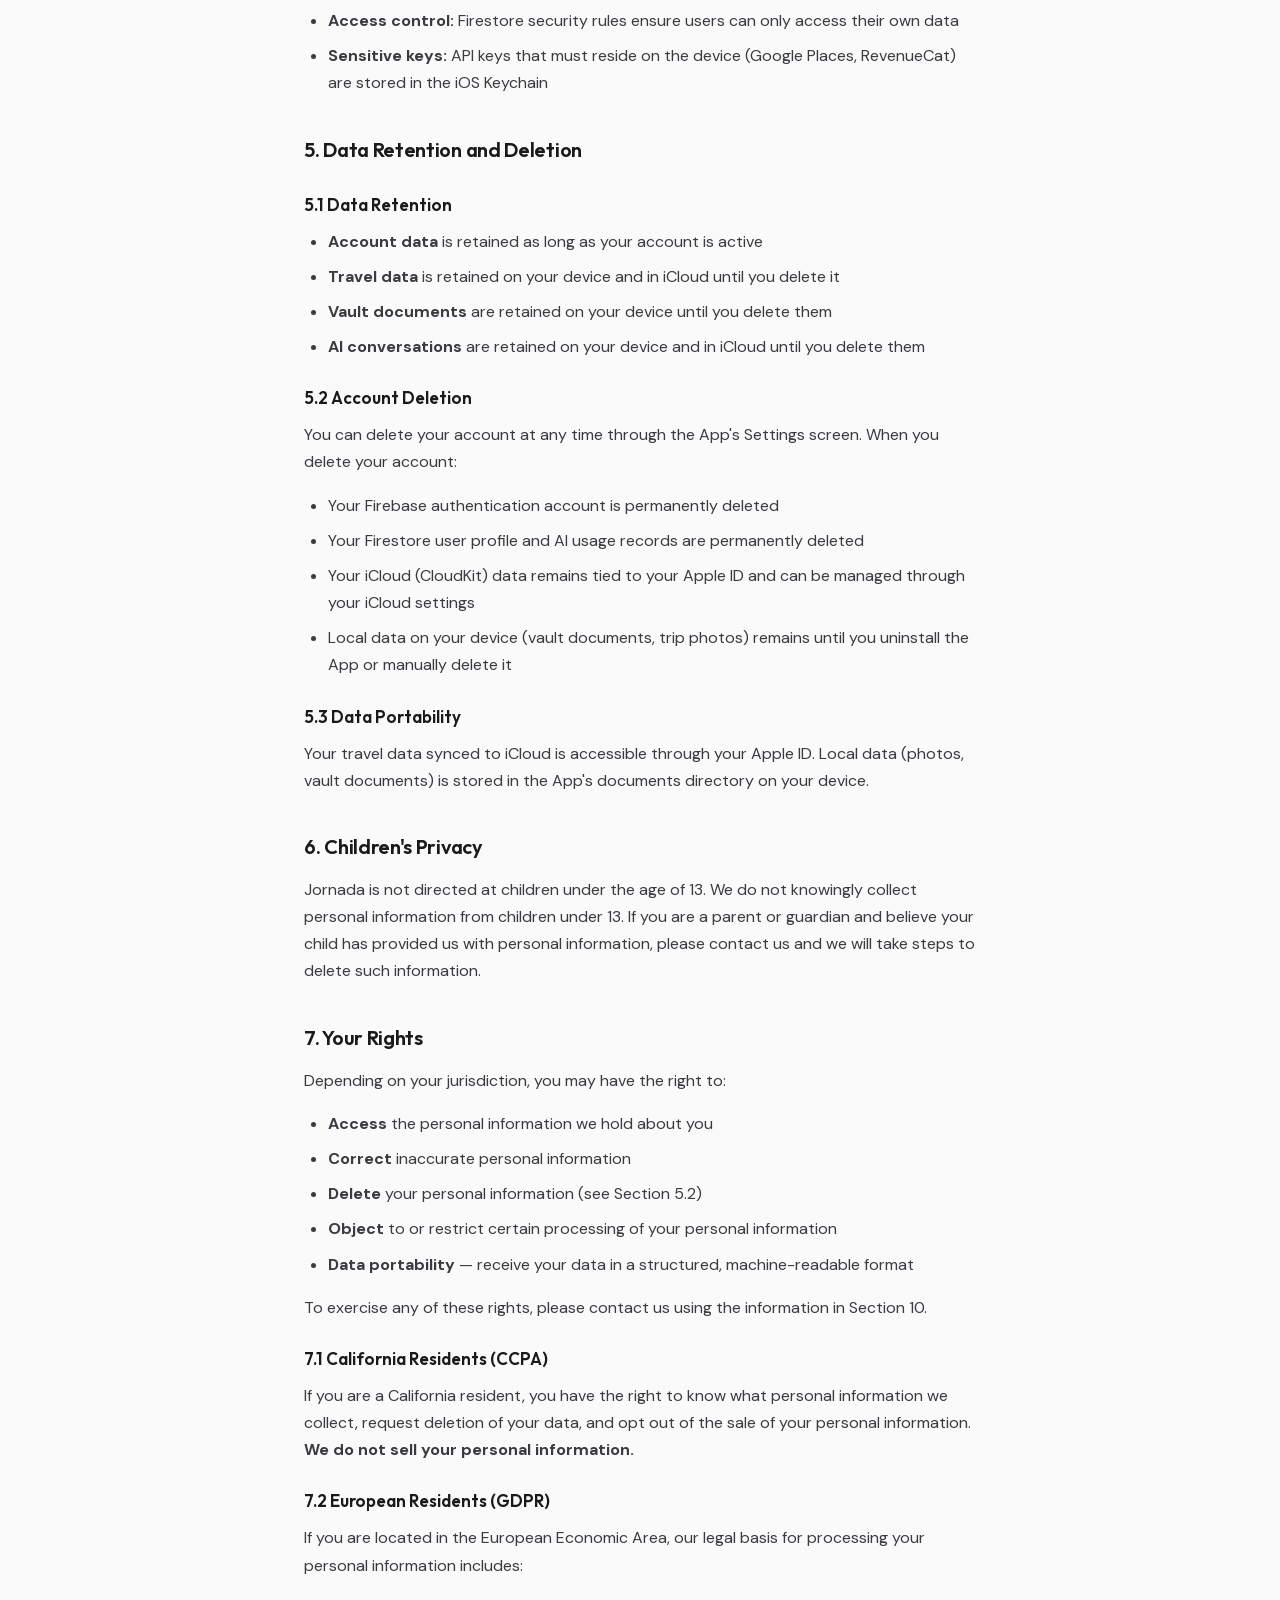
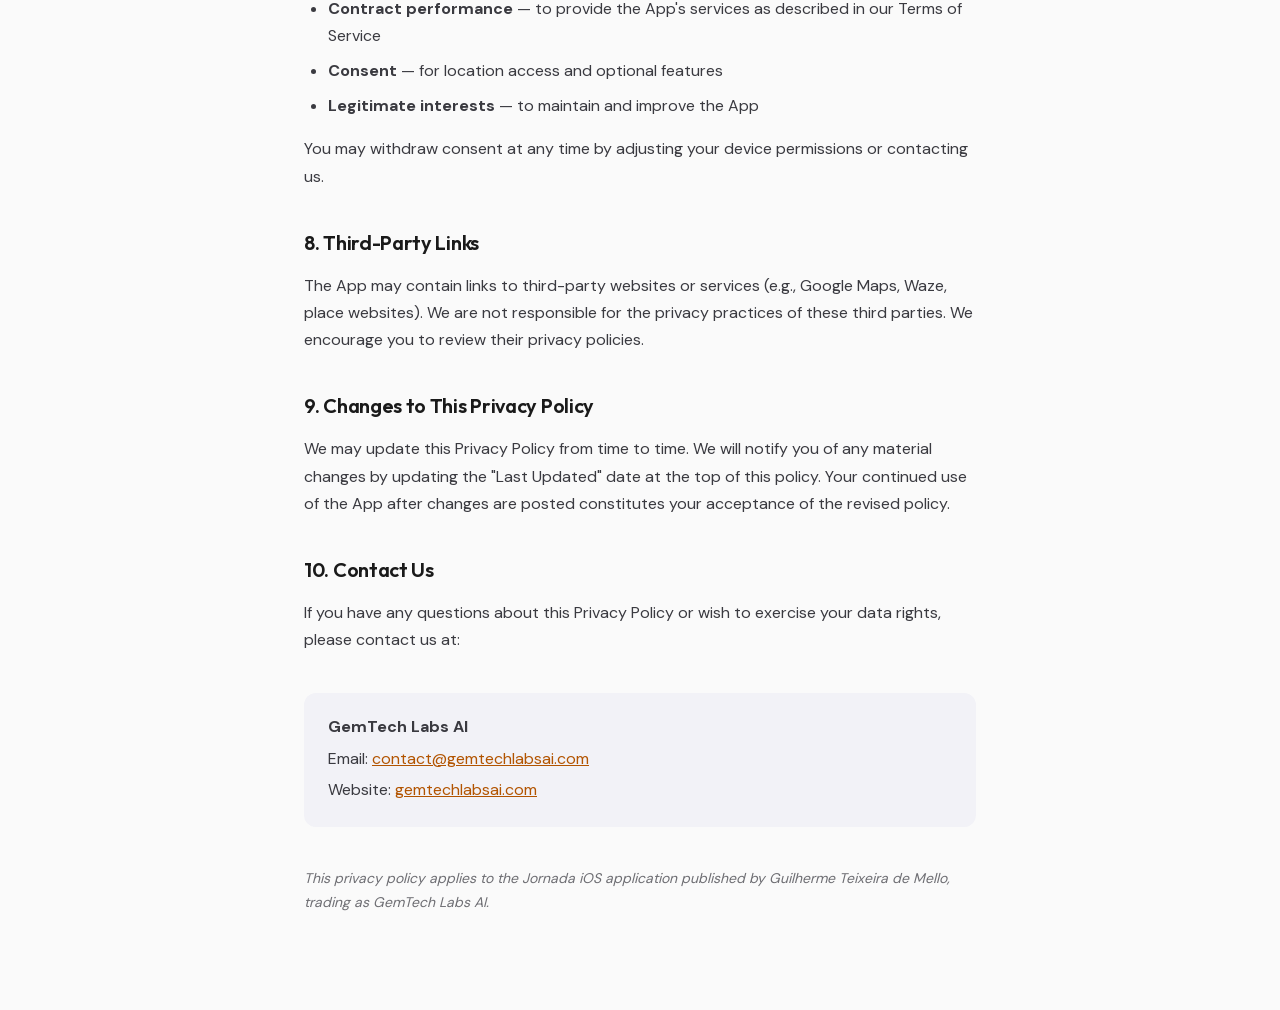
<file: jornada/privacy.html>
<!DOCTYPE html>
<html lang="en">
<head>
    <meta charset="UTF-8">
    <meta name="viewport" content="width=device-width, initial-scale=1.0">
    <meta http-equiv="Content-Security-Policy" content="default-src 'self'; script-src 'none'; style-src 'self'; img-src 'self'; font-src 'self'; object-src 'none'; base-uri 'self'; form-action 'none'; upgrade-insecure-requests">
    <meta name="referrer" content="strict-origin-when-cross-origin">
    <title>Privacy Policy — Jornada</title>
    <meta name="description" content="Privacy policy for the Jornada iOS travel app by GemTech Labs AI: what we collect, how we use it, iCloud sync, and your rights.">
    <link rel="canonical" href="https://gemtechlabsai.com/jornada/privacy">
    <meta name="theme-color" media="(prefers-color-scheme: light)" content="#fafafa">
    <meta name="theme-color" media="(prefers-color-scheme: dark)" content="#000000">
    <link rel="icon" type="image/png" sizes="32x32" href="/favicon-32.png">
    <link rel="icon" type="image/png" sizes="16x16" href="/favicon-16.png">
    <link rel="apple-touch-icon" sizes="180x180" href="/apple-touch-icon.png">
    <link rel="stylesheet" href="/css/fonts.css">
    <link rel="stylesheet" href="/css/legal.css">
</head>
<body class="accent-amber">
    <div class="container">
        <div class="top-bar">
            <a href="/" class="back-link">&larr; GemTech Labs AI</a>
        </div>

        <h1>Privacy Policy</h1>
        <p class="last-updated">Last updated: June 10, 2026</p>

        <p>Guilherme Teixeira de Mello, trading as GemTech Labs AI ("we," "us," or "our"), operates the Jornada mobile application ("App"). This Privacy Policy explains how we collect, use, disclose, and protect your information when you use the App.</p>

        <p>By using Jornada, you agree to the collection and use of information in accordance with this policy. If you do not agree, please do not use the App.</p>

        <h2>1. Information We Collect</h2>

        <h3>1.1 Account Information</h3>
        <p>When you create an account, we collect:</p>
        <ul>
            <li><strong>Email address</strong> (provided directly or obtained through Apple Sign-In or Google Sign-In)</li>
            <li><strong>Display name</strong> (if provided through your sign-in method)</li>
            <li><strong>Authentication provider</strong> (email, Apple, or Google)</li>
            <li><strong>Unique user identifier</strong> assigned by our authentication system</li>
        </ul>

        <h3>1.2 Travel Planning Data</h3>
        <p>When you use the App to plan trips, you may provide:</p>
        <ul>
            <li>Trip details (destination, dates, budget, notes, status)</li>
            <li>Daily itinerary information (activities, accommodations, transportation)</li>
            <li>Expense records (amounts, categories, currencies)</li>
            <li>Packing lists</li>
            <li>Trip photos and captions</li>
            <li>Travel preferences (travel styles, budget level, dietary restrictions, spoken languages, home airport, home currency)</li>
        </ul>

        <h3>1.3 Document Vault Data</h3>
        <p>If you use the Document Vault feature, you may store:</p>
        <ul>
            <li>Scanned images of personal documents (passports, visas, ID cards, driver's licenses, insurance documents, vaccination records, boarding passes, reservations)</li>
            <li>Document metadata (name, type, number, issue and expiry dates, issuing country)</li>
            <li>Text extracted from scanned documents via on-device optical character recognition (OCR)</li>
        </ul>

        <div class="important-box">
            <p><strong>Important:</strong> Document Vault data is stored exclusively on your device with iOS file-level encryption. It is <strong>not</strong> uploaded to our servers, synced to iCloud, or shared with any third party.</p>
        </div>

        <h3>1.4 AI Conversation Data</h3>
        <p>When you use the AI-powered features (Discover and AI Assistant), we collect:</p>
        <ul>
            <li>Messages you send to the AI assistant (limited to 4,000 characters per message)</li>
            <li>Conversation history (stored locally on your device and synced via iCloud)</li>
            <li>Trip context included with AI requests (destination, dates, budget, planned activities, and your travel preferences)</li>
        </ul>

        <h3>1.5 Location Data</h3>
        <p>With your permission, we collect your <strong>precise location</strong> (when the App is in use) for the following purposes:</p>
        <ul>
            <li>Displaying local weather conditions</li>
            <li>Discovering nearby places and recommendations</li>
        </ul>
        <p>We do not collect location data in the background, and location data is not stored persistently in the App.</p>

        <h3>1.6 Purchase Information</h3>
        <p>If you subscribe to Jornada Premium, we collect purchase information through our subscription management provider (RevenueCat), including your subscription status and entitlements. We do not directly process or store your payment card details.</p>

        <h3>1.7 Information We Do Not Collect</h3>
        <ul>
            <li>We do <strong>not</strong> use analytics or tracking SDKs</li>
            <li>We do <strong>not</strong> collect device advertising identifiers</li>
            <li>We do <strong>not</strong> track your activity across other apps or websites</li>
            <li>We do <strong>not</strong> collect health, fitness, or biometric data (biometric authentication for the Vault is handled entirely by iOS and no biometric data is accessible to the App)</li>
        </ul>

        <h2>2. How We Use Your Information</h2>
        <p>We use the information we collect to:</p>
        <ul>
            <li><strong>Provide and maintain the App</strong> — create and manage your account, store your travel plans, and sync data across your devices via iCloud</li>
            <li><strong>Power AI features</strong> — send your trip context and messages to our AI service to generate personalized travel recommendations and suggestions</li>
            <li><strong>Process subscriptions</strong> — manage your Jornada Premium subscription and provide access to premium features</li>
            <li><strong>Send local notifications</strong> — alert you about upcoming trips, document expiry dates, and budget thresholds (notifications are generated on your device, not from our servers)</li>
            <li><strong>Improve the App</strong> — understand usage patterns to fix bugs and improve features (without analytics tracking)</li>
        </ul>

        <h2>3. How We Share Your Information</h2>
        <p>We do not sell, rent, or trade your personal information. We share data with the following service providers only as necessary to operate the App:</p>

        <h3>3.1 Firebase (Google Cloud)</h3>
        <ul>
            <li><strong>Purpose:</strong> User authentication, user profile storage, AI usage tracking, backend API hosting</li>
            <li><strong>Data shared:</strong> Email address, display name, authentication tokens, user identifier, AI usage counts</li>
        </ul>

        <h3>3.2 Anthropic (Claude AI)</h3>
        <ul>
            <li><strong>Purpose:</strong> AI-powered travel recommendations and chat assistance</li>
            <li><strong>Data shared:</strong> Your messages, conversation history, and trip context (destination, dates, budget, activities, travel preferences)</li>
            <li><strong>How:</strong> Data is sent through our secure backend server — <strong>never directly from your device to Anthropic</strong></li>
            <li><strong>Retention:</strong> Trip context is sent per-request only and is not persistently stored on our servers. Anthropic may process and retain data according to their API terms.</li>
        </ul>

        <h3>3.3 Google Places API</h3>
        <ul>
            <li><strong>Purpose:</strong> Search for places, restaurants, attractions, and accommodations</li>
            <li><strong>Data shared:</strong> Search queries and location coordinates</li>
        </ul>

        <h3>3.4 RevenueCat</h3>
        <ul>
            <li><strong>Purpose:</strong> Subscription management and in-app purchase processing</li>
            <li><strong>Data shared:</strong> User identifier, purchase and subscription status</li>
        </ul>

        <h3>3.5 Apple (iCloud / CloudKit)</h3>
        <ul>
            <li><strong>Purpose:</strong> Sync your travel data across your Apple devices</li>
            <li><strong>Data shared:</strong> All travel planning data (trips, activities, expenses, packing items, photos, AI conversations, preferences)</li>
            <li><strong>Note:</strong> Data is stored in your private iCloud database and is accessible only to you</li>
        </ul>

        <h3>3.6 Apple WeatherKit / Open-Meteo</h3>
        <ul>
            <li><strong>Purpose:</strong> Display weather forecasts for your travel destinations</li>
            <li><strong>Data shared:</strong> Geographic coordinates (latitude and longitude)</li>
        </ul>

        <h3>3.7 Frankfurter.app</h3>
        <ul>
            <li><strong>Purpose:</strong> Currency exchange rate conversions</li>
            <li><strong>Data shared:</strong> Currency codes only (no personal data)</li>
        </ul>

        <h3>3.8 Legal Requirements</h3>
        <p>We may disclose your information if required to do so by law or in response to valid requests by public authorities (e.g., a court or a government agency).</p>

        <h2>4. Data Storage and Security</h2>

        <h3>4.1 Where Your Data Is Stored</h3>
        <ul>
            <li><strong>On your device:</strong> Travel data, AI conversations, document vault, photos, and preferences are stored locally using SwiftData</li>
            <li><strong>iCloud (CloudKit):</strong> Travel data (excluding vault documents) is synced to your private iCloud database, managed by Apple</li>
            <li><strong>Firebase (Google Cloud):</strong> Account information and AI usage tracking are stored on Google Cloud servers</li>
            <li><strong>Our backend (Google Cloud Functions, europe-west1):</strong> Processes AI requests but does not persistently store your trip data or conversation history</li>
        </ul>

        <h3>4.2 Security Measures</h3>
        <ul>
            <li><strong>Document Vault:</strong> Protected with iOS Complete File Protection (data is encrypted and inaccessible when your device is locked) and optionally secured with biometric authentication (Face ID, Touch ID, or Optic ID)</li>
            <li><strong>API security:</strong> All communication between the App and our backend uses HTTPS encryption. Requests are authenticated with Firebase App Check and Firebase Authentication tokens</li>
            <li><strong>Server security:</strong> AI API keys are stored exclusively on our server and are never included in the App binary. Request size is limited to 100 KB. Rate limiting is enforced server-side</li>
            <li><strong>Access control:</strong> Firestore security rules ensure users can only access their own data</li>
            <li><strong>Sensitive keys:</strong> API keys that must reside on the device (Google Places, RevenueCat) are stored in the iOS Keychain</li>
        </ul>

        <h2>5. Data Retention and Deletion</h2>

        <h3>5.1 Data Retention</h3>
        <ul>
            <li><strong>Account data</strong> is retained as long as your account is active</li>
            <li><strong>Travel data</strong> is retained on your device and in iCloud until you delete it</li>
            <li><strong>Vault documents</strong> are retained on your device until you delete them</li>
            <li><strong>AI conversations</strong> are retained on your device and in iCloud until you delete them</li>
        </ul>

        <h3>5.2 Account Deletion</h3>
        <p>You can delete your account at any time through the App's Settings screen. When you delete your account:</p>
        <ul>
            <li>Your Firebase authentication account is permanently deleted</li>
            <li>Your Firestore user profile and AI usage records are permanently deleted</li>
            <li>Your iCloud (CloudKit) data remains tied to your Apple ID and can be managed through your iCloud settings</li>
            <li>Local data on your device (vault documents, trip photos) remains until you uninstall the App or manually delete it</li>
        </ul>

        <h3>5.3 Data Portability</h3>
        <p>Your travel data synced to iCloud is accessible through your Apple ID. Local data (photos, vault documents) is stored in the App's documents directory on your device.</p>

        <h2>6. Children's Privacy</h2>
        <p>Jornada is not directed at children under the age of 13. We do not knowingly collect personal information from children under 13. If you are a parent or guardian and believe your child has provided us with personal information, please contact us and we will take steps to delete such information.</p>

        <h2>7. Your Rights</h2>
        <p>Depending on your jurisdiction, you may have the right to:</p>
        <ul>
            <li><strong>Access</strong> the personal information we hold about you</li>
            <li><strong>Correct</strong> inaccurate personal information</li>
            <li><strong>Delete</strong> your personal information (see Section 5.2)</li>
            <li><strong>Object</strong> to or restrict certain processing of your personal information</li>
            <li><strong>Data portability</strong> — receive your data in a structured, machine-readable format</li>
        </ul>
        <p>To exercise any of these rights, please contact us using the information in Section 10.</p>

        <h3>7.1 California Residents (CCPA)</h3>
        <p>If you are a California resident, you have the right to know what personal information we collect, request deletion of your data, and opt out of the sale of your personal information. <strong>We do not sell your personal information.</strong></p>

        <h3>7.2 European Residents (GDPR)</h3>
        <p>If you are located in the European Economic Area, our legal basis for processing your personal information includes:</p>
        <ul>
            <li><strong>Contract performance</strong> — to provide the App's services as described in our Terms of Service</li>
            <li><strong>Consent</strong> — for location access and optional features</li>
            <li><strong>Legitimate interests</strong> — to maintain and improve the App</li>
        </ul>
        <p>You may withdraw consent at any time by adjusting your device permissions or contacting us.</p>

        <h2>8. Third-Party Links</h2>
        <p>The App may contain links to third-party websites or services (e.g., Google Maps, Waze, place websites). We are not responsible for the privacy practices of these third parties. We encourage you to review their privacy policies.</p>

        <h2>9. Changes to This Privacy Policy</h2>
        <p>We may update this Privacy Policy from time to time. We will notify you of any material changes by updating the "Last Updated" date at the top of this policy. Your continued use of the App after changes are posted constitutes your acceptance of the revised policy.</p>

        <h2>10. Contact Us</h2>
        <p>If you have any questions about this Privacy Policy or wish to exercise your data rights, please contact us at:</p>
        <div class="contact-box">
            <p><strong>GemTech Labs AI</strong></p>
            <p>Email: <a href="mailto:contact@gemtechlabsai.com">contact@gemtechlabsai.com</a></p>
            <p>Website: <a href="https://gemtechlabsai.com">gemtechlabsai.com</a></p>
        </div>

        <p class="doc-footnote">This privacy policy applies to the Jornada iOS application published by Guilherme Teixeira de Mello, trading as GemTech Labs AI.</p>
    </div>
</body>
</html>
</file>
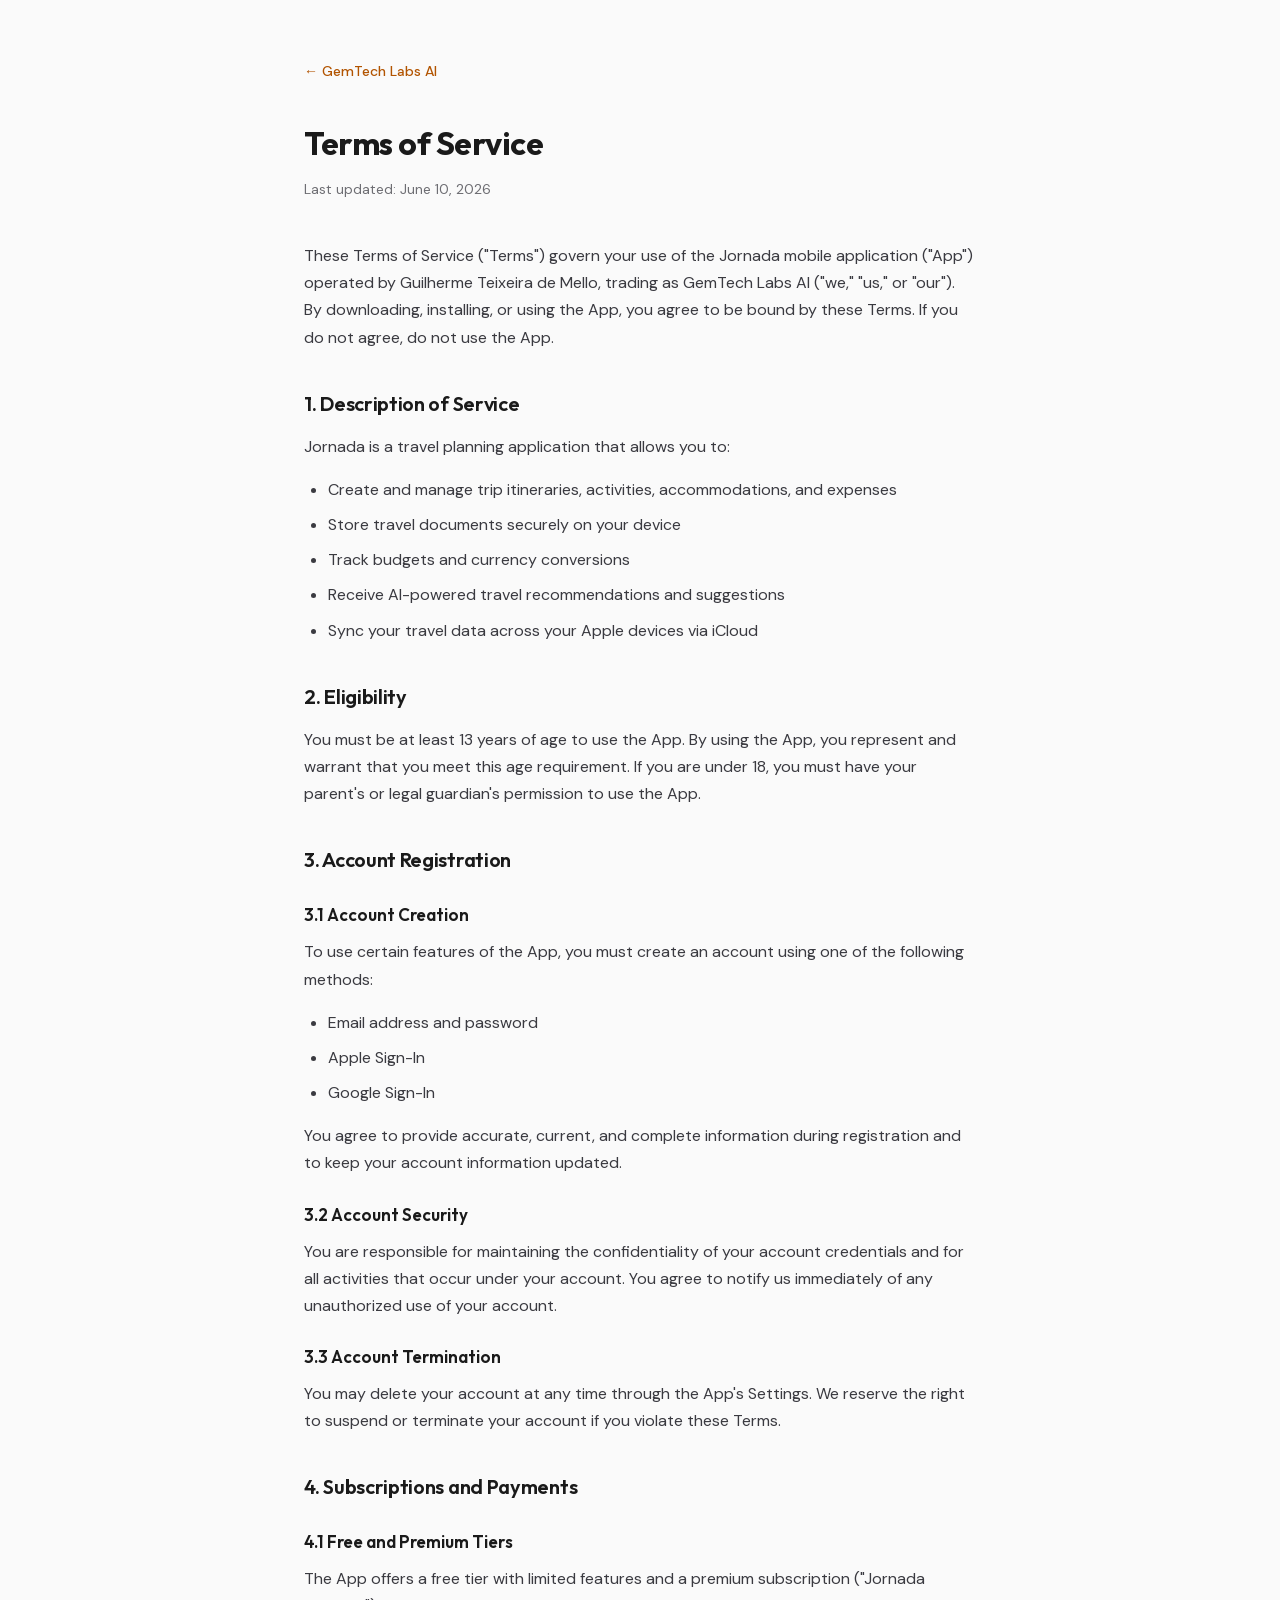
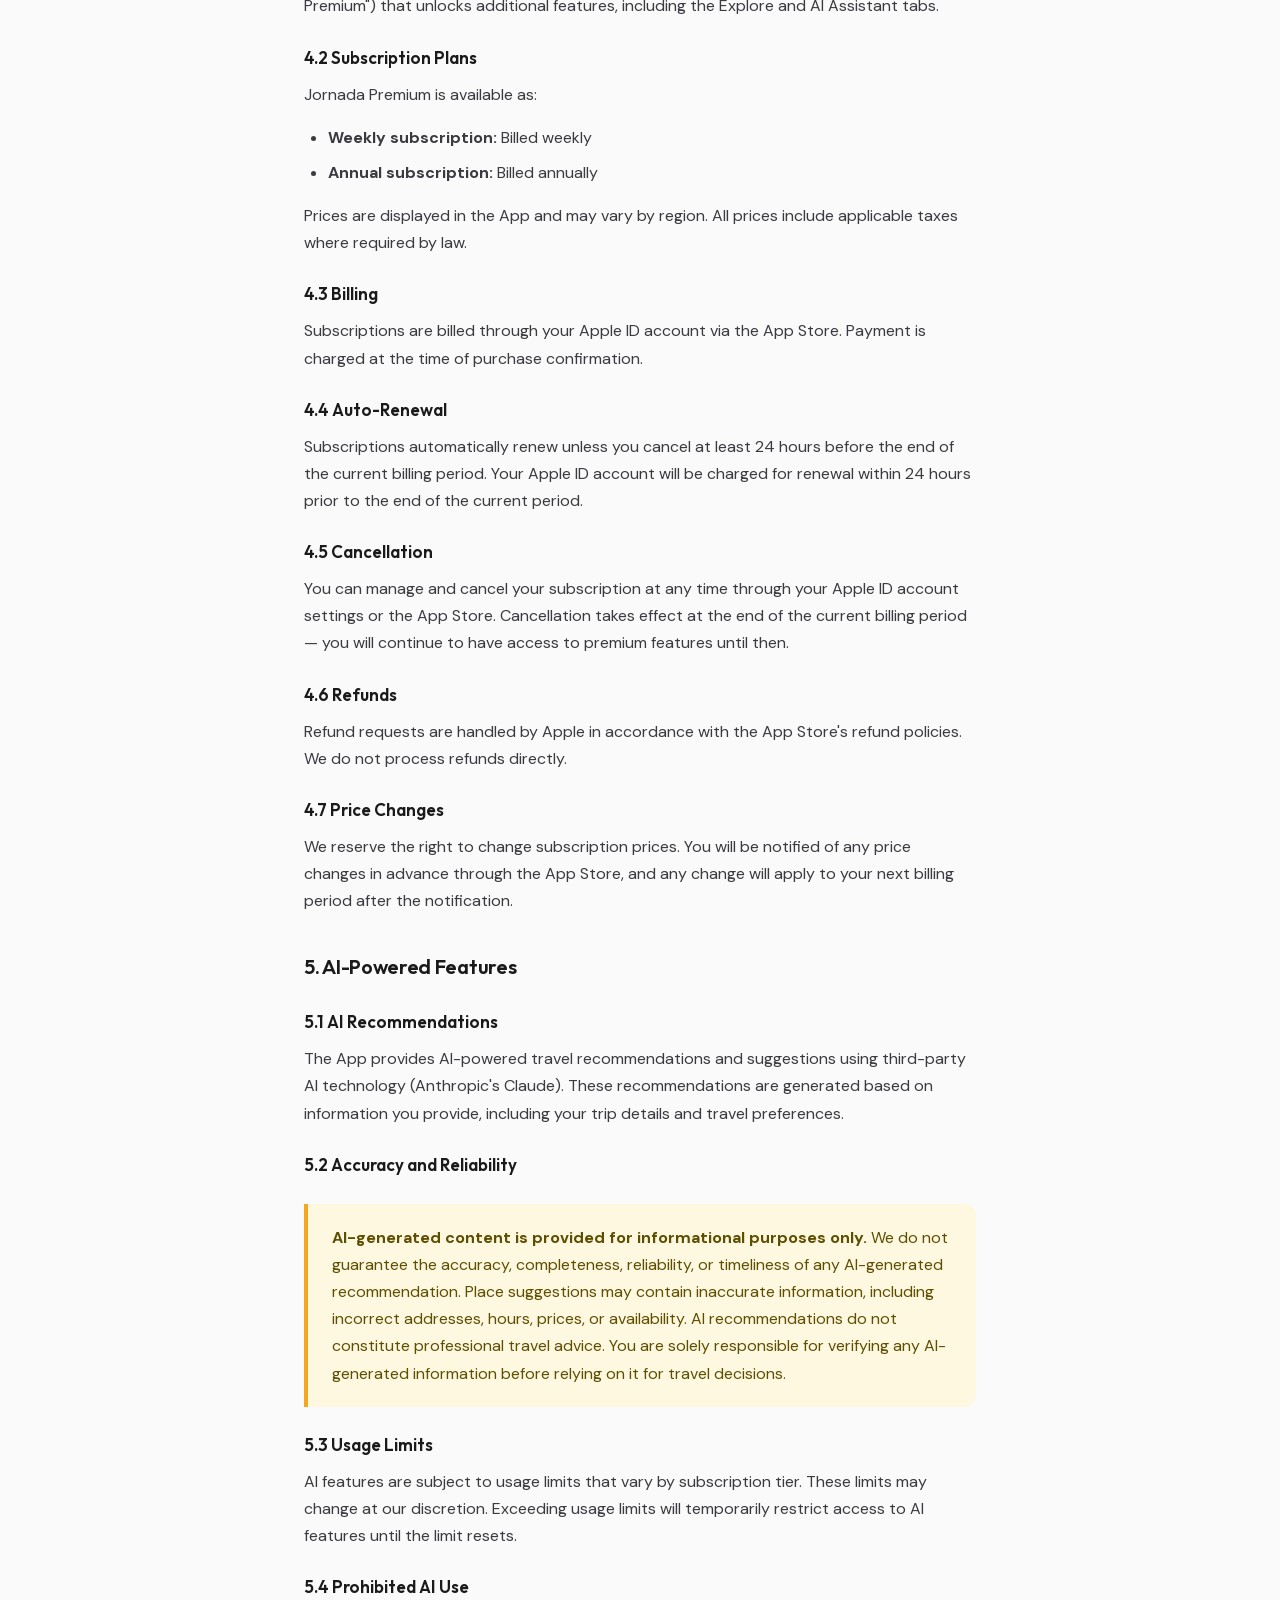
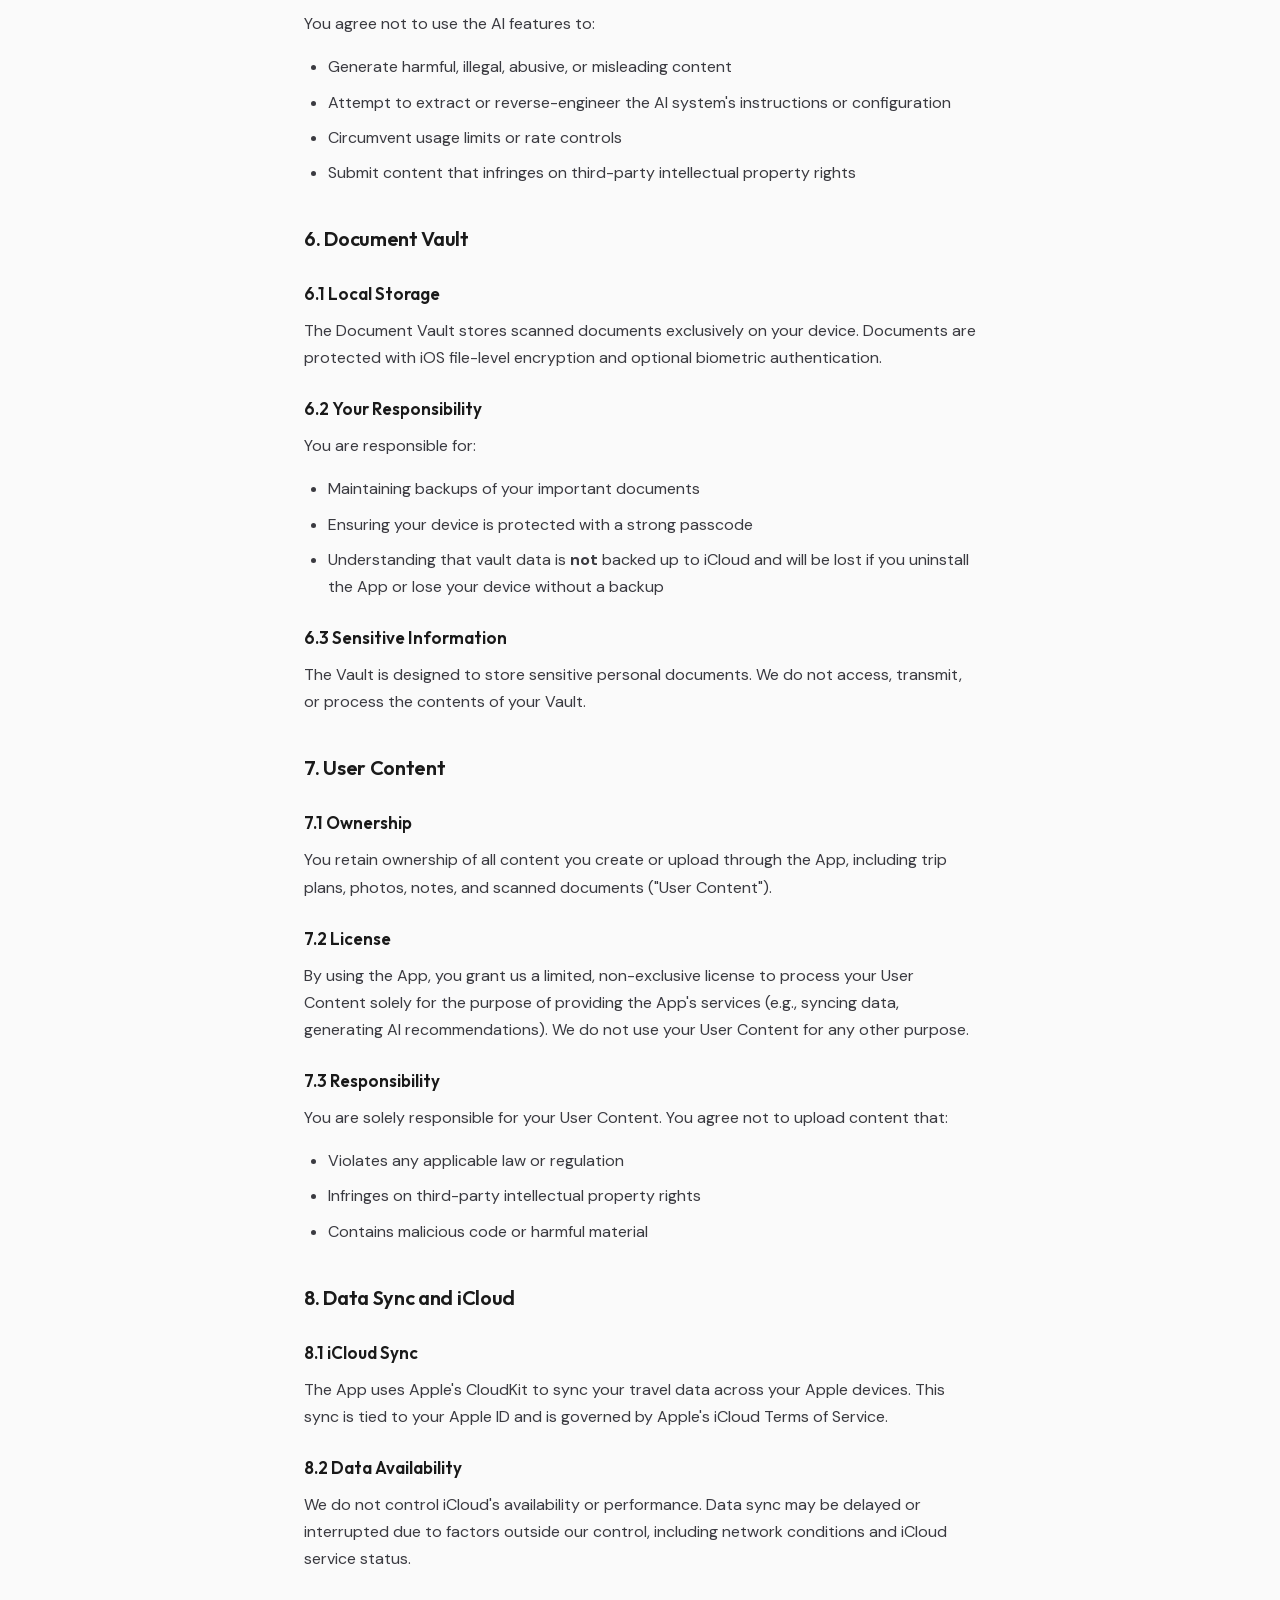
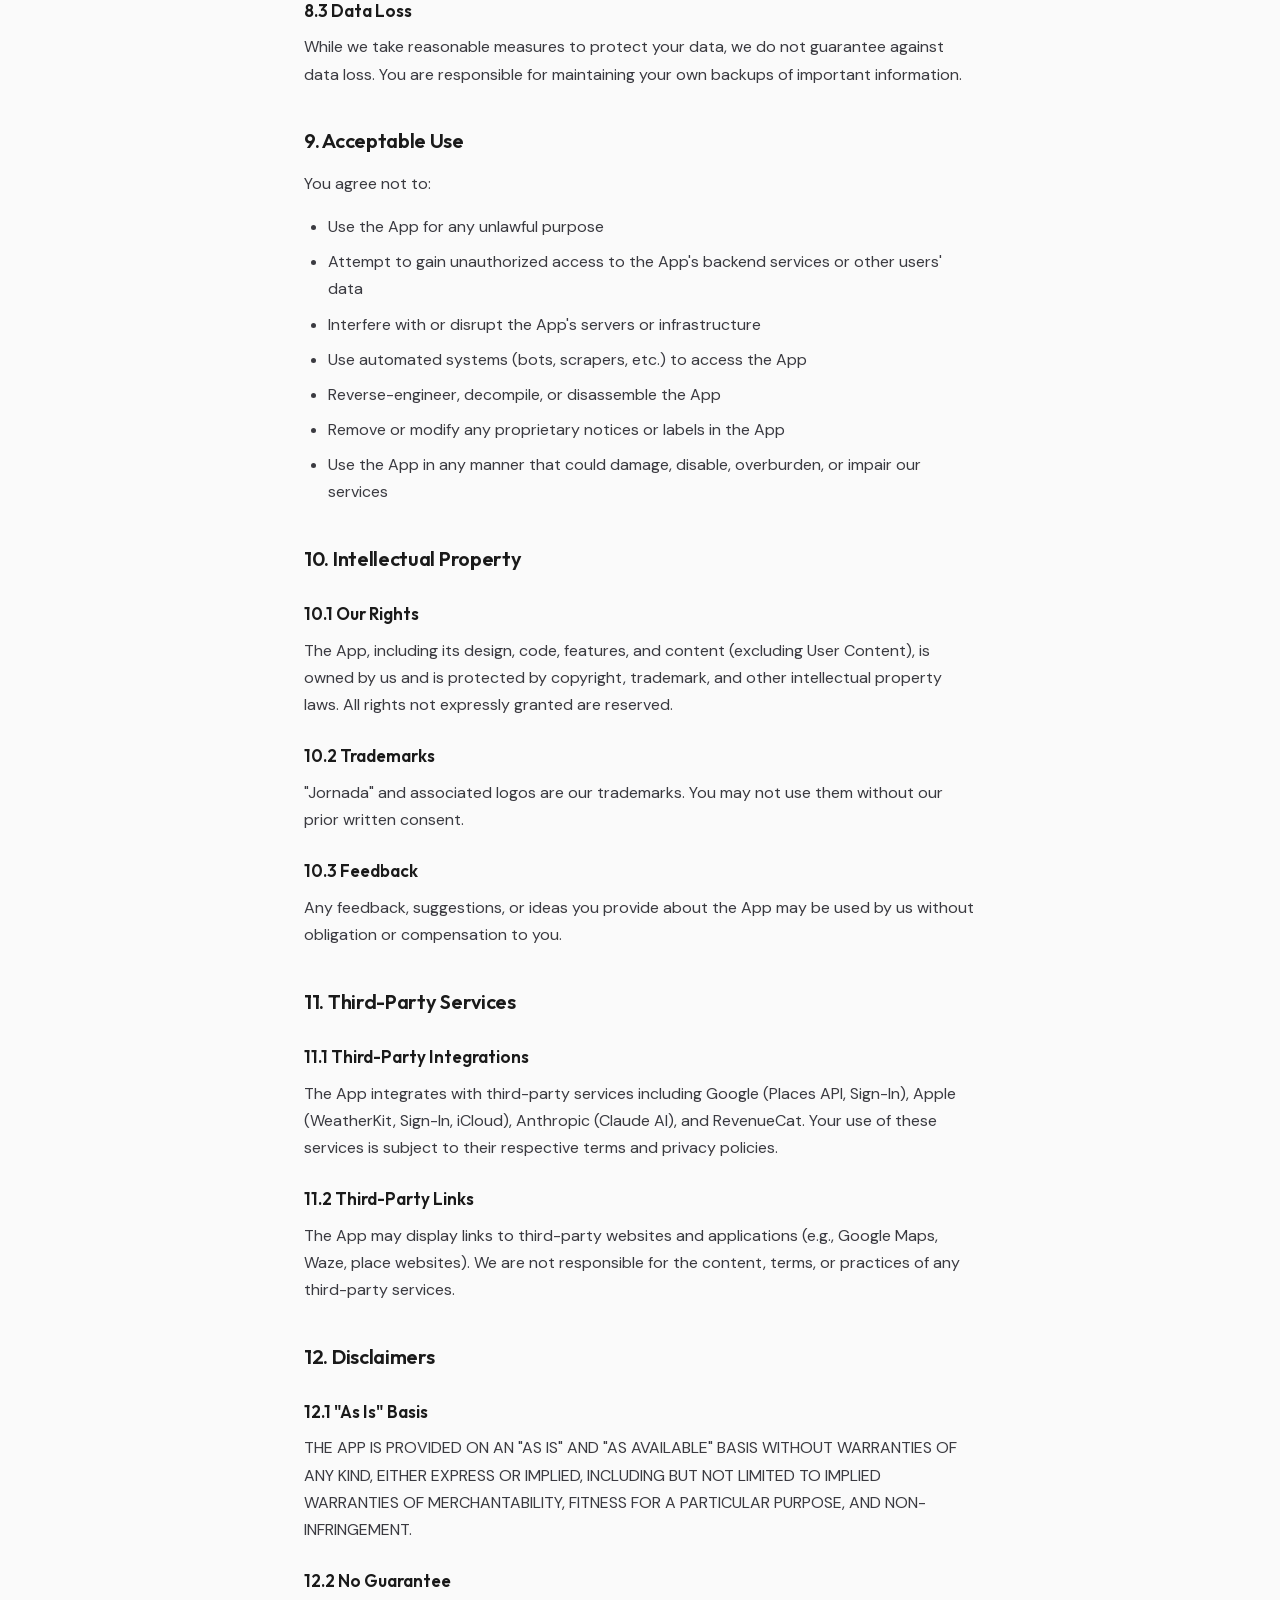
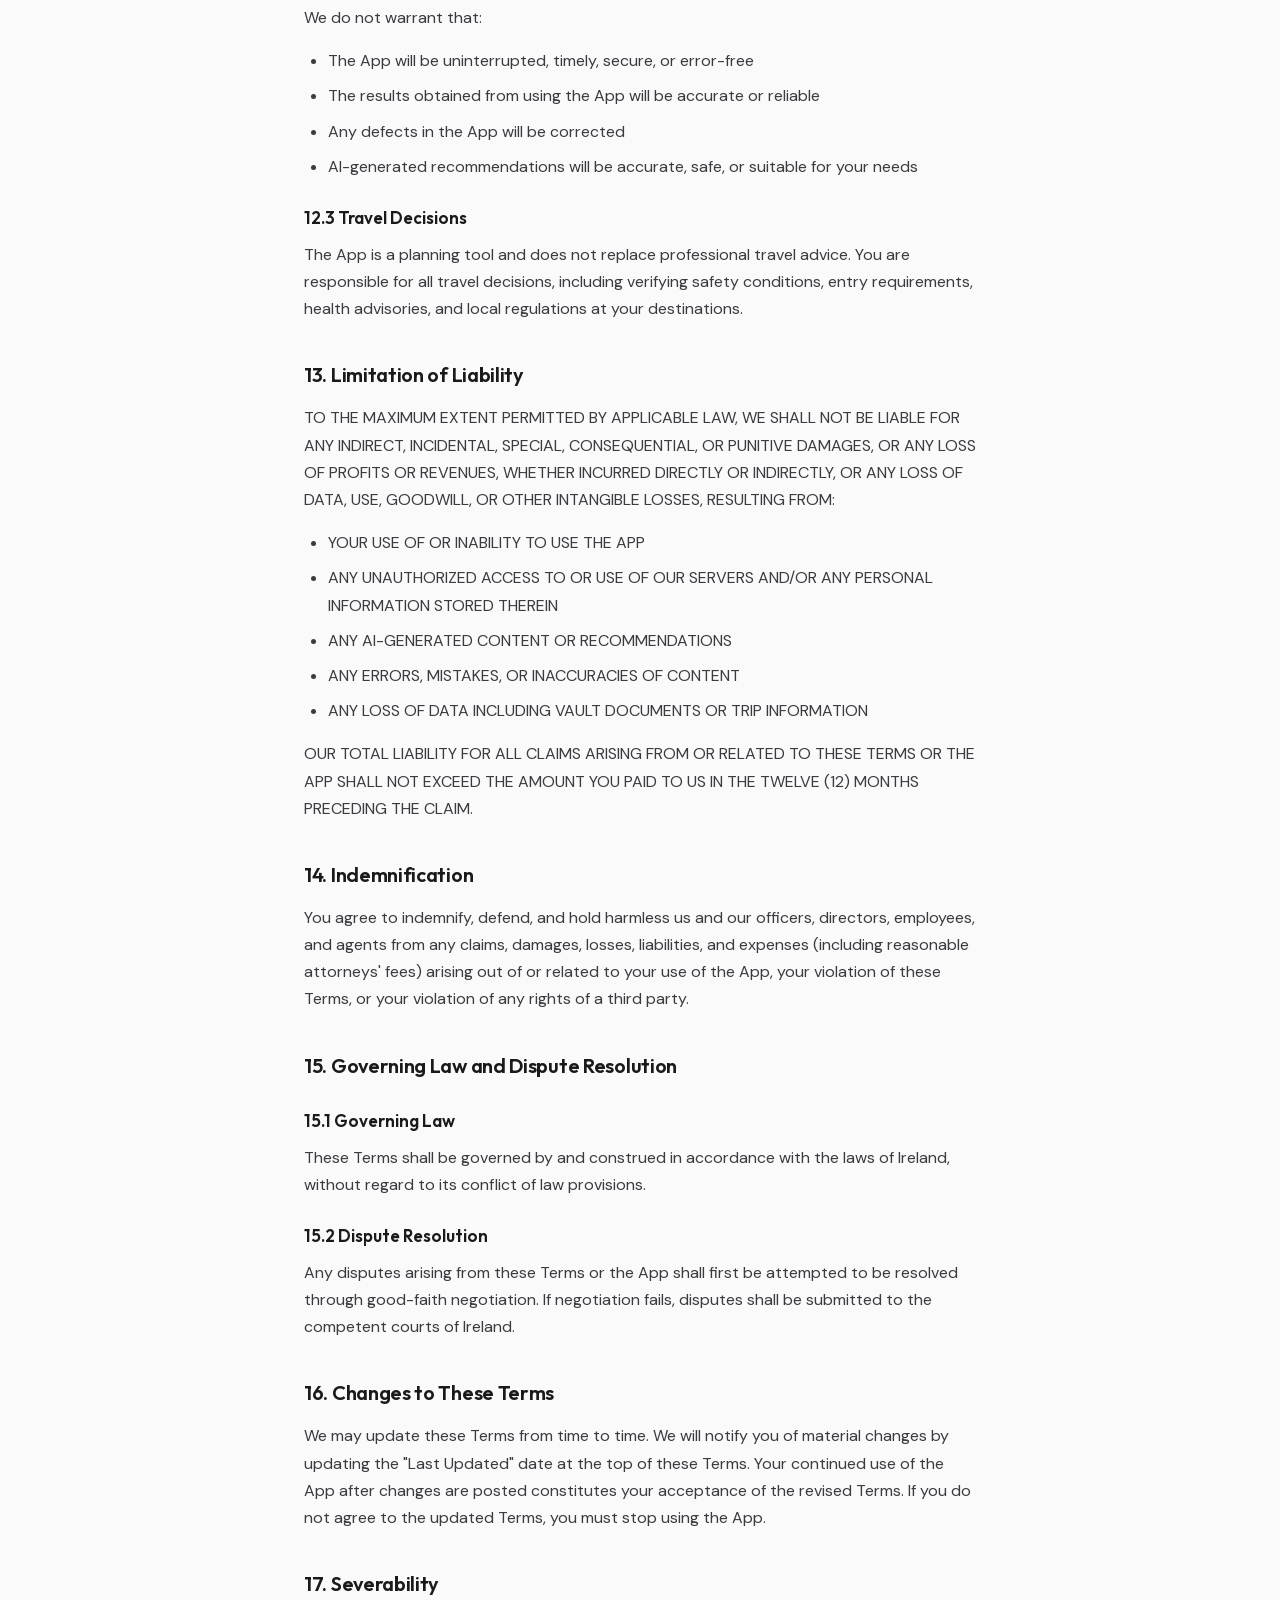
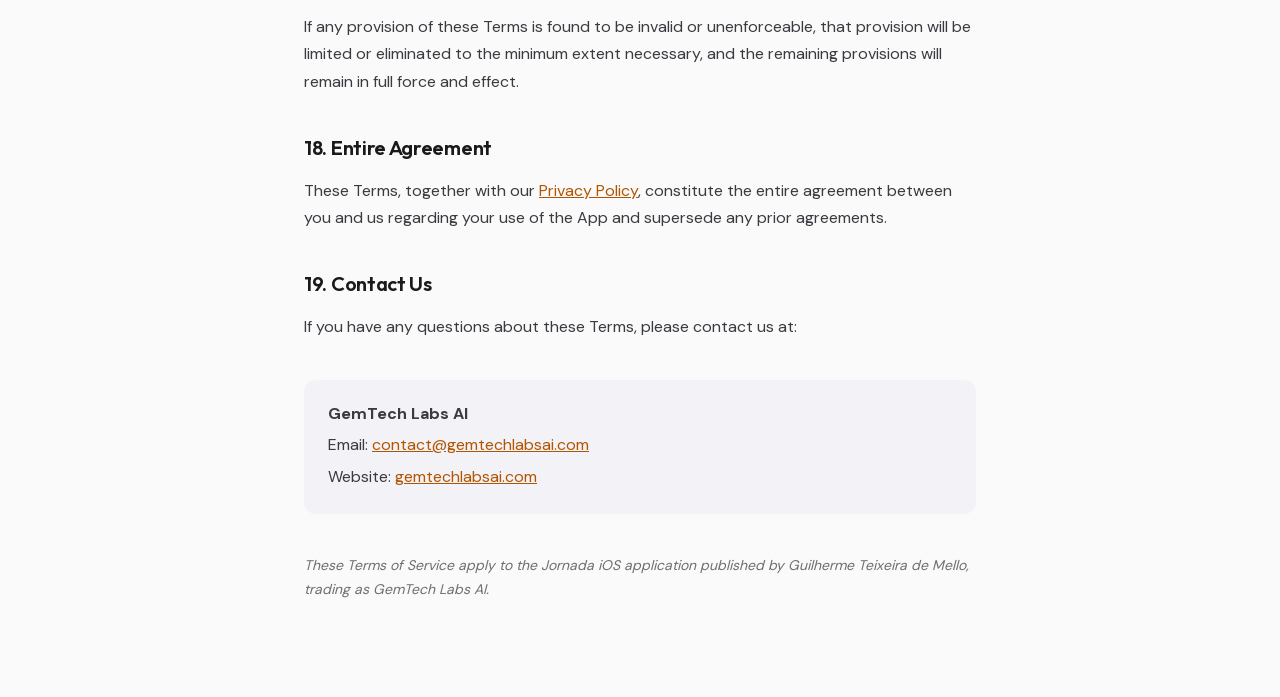
<file: jornada/terms.html>
<!DOCTYPE html>
<html lang="en">
<head>
    <meta charset="UTF-8">
    <meta name="viewport" content="width=device-width, initial-scale=1.0">
    <meta http-equiv="Content-Security-Policy" content="default-src 'self'; script-src 'none'; style-src 'self'; img-src 'self'; font-src 'self'; object-src 'none'; base-uri 'self'; form-action 'none'; upgrade-insecure-requests">
    <meta name="referrer" content="strict-origin-when-cross-origin">
    <title>Terms of Service — Jornada</title>
    <meta name="description" content="Terms of service for the Jornada iOS travel app by GemTech Labs AI: subscriptions, AI features, document vault, acceptable use, and governing law.">
    <link rel="canonical" href="https://gemtechlabsai.com/jornada/terms">
    <meta name="theme-color" media="(prefers-color-scheme: light)" content="#fafafa">
    <meta name="theme-color" media="(prefers-color-scheme: dark)" content="#000000">
    <link rel="icon" type="image/png" sizes="32x32" href="/favicon-32.png">
    <link rel="icon" type="image/png" sizes="16x16" href="/favicon-16.png">
    <link rel="apple-touch-icon" sizes="180x180" href="/apple-touch-icon.png">
    <link rel="stylesheet" href="/css/fonts.css">
    <link rel="stylesheet" href="/css/legal.css">
</head>
<body class="accent-amber">
    <div class="container">
        <div class="top-bar">
            <a href="/" class="back-link">&larr; GemTech Labs AI</a>
        </div>

        <h1>Terms of Service</h1>
        <p class="last-updated">Last updated: June 10, 2026</p>

        <p>These Terms of Service ("Terms") govern your use of the Jornada mobile application ("App") operated by Guilherme Teixeira de Mello, trading as GemTech Labs AI ("we," "us," or "our"). By downloading, installing, or using the App, you agree to be bound by these Terms. If you do not agree, do not use the App.</p>

        <h2>1. Description of Service</h2>
        <p>Jornada is a travel planning application that allows you to:</p>
        <ul>
            <li>Create and manage trip itineraries, activities, accommodations, and expenses</li>
            <li>Store travel documents securely on your device</li>
            <li>Track budgets and currency conversions</li>
            <li>Receive AI-powered travel recommendations and suggestions</li>
            <li>Sync your travel data across your Apple devices via iCloud</li>
        </ul>

        <h2>2. Eligibility</h2>
        <p>You must be at least 13 years of age to use the App. By using the App, you represent and warrant that you meet this age requirement. If you are under 18, you must have your parent's or legal guardian's permission to use the App.</p>

        <h2>3. Account Registration</h2>

        <h3>3.1 Account Creation</h3>
        <p>To use certain features of the App, you must create an account using one of the following methods:</p>
        <ul>
            <li>Email address and password</li>
            <li>Apple Sign-In</li>
            <li>Google Sign-In</li>
        </ul>
        <p>You agree to provide accurate, current, and complete information during registration and to keep your account information updated.</p>

        <h3>3.2 Account Security</h3>
        <p>You are responsible for maintaining the confidentiality of your account credentials and for all activities that occur under your account. You agree to notify us immediately of any unauthorized use of your account.</p>

        <h3>3.3 Account Termination</h3>
        <p>You may delete your account at any time through the App's Settings. We reserve the right to suspend or terminate your account if you violate these Terms.</p>

        <h2>4. Subscriptions and Payments</h2>

        <h3>4.1 Free and Premium Tiers</h3>
        <p>The App offers a free tier with limited features and a premium subscription ("Jornada Premium") that unlocks additional features, including the Explore and AI Assistant tabs.</p>

        <h3>4.2 Subscription Plans</h3>
        <p>Jornada Premium is available as:</p>
        <ul>
            <li><strong>Weekly subscription:</strong> Billed weekly</li>
            <li><strong>Annual subscription:</strong> Billed annually</li>
        </ul>
        <p>Prices are displayed in the App and may vary by region. All prices include applicable taxes where required by law.</p>

        <h3>4.3 Billing</h3>
        <p>Subscriptions are billed through your Apple ID account via the App Store. Payment is charged at the time of purchase confirmation.</p>

        <h3>4.4 Auto-Renewal</h3>
        <p>Subscriptions automatically renew unless you cancel at least 24 hours before the end of the current billing period. Your Apple ID account will be charged for renewal within 24 hours prior to the end of the current period.</p>

        <h3>4.5 Cancellation</h3>
        <p>You can manage and cancel your subscription at any time through your Apple ID account settings or the App Store. Cancellation takes effect at the end of the current billing period — you will continue to have access to premium features until then.</p>

        <h3>4.6 Refunds</h3>
        <p>Refund requests are handled by Apple in accordance with the App Store's refund policies. We do not process refunds directly.</p>

        <h3>4.7 Price Changes</h3>
        <p>We reserve the right to change subscription prices. You will be notified of any price changes in advance through the App Store, and any change will apply to your next billing period after the notification.</p>

        <h2>5. AI-Powered Features</h2>

        <h3>5.1 AI Recommendations</h3>
        <p>The App provides AI-powered travel recommendations and suggestions using third-party AI technology (Anthropic's Claude). These recommendations are generated based on information you provide, including your trip details and travel preferences.</p>

        <h3>5.2 Accuracy and Reliability</h3>
        <div class="important-box">
            <p><strong>AI-generated content is provided for informational purposes only.</strong> We do not guarantee the accuracy, completeness, reliability, or timeliness of any AI-generated recommendation. Place suggestions may contain inaccurate information, including incorrect addresses, hours, prices, or availability. AI recommendations do not constitute professional travel advice. You are solely responsible for verifying any AI-generated information before relying on it for travel decisions.</p>
        </div>

        <h3>5.3 Usage Limits</h3>
        <p>AI features are subject to usage limits that vary by subscription tier. These limits may change at our discretion. Exceeding usage limits will temporarily restrict access to AI features until the limit resets.</p>

        <h3>5.4 Prohibited AI Use</h3>
        <p>You agree not to use the AI features to:</p>
        <ul>
            <li>Generate harmful, illegal, abusive, or misleading content</li>
            <li>Attempt to extract or reverse-engineer the AI system's instructions or configuration</li>
            <li>Circumvent usage limits or rate controls</li>
            <li>Submit content that infringes on third-party intellectual property rights</li>
        </ul>

        <h2>6. Document Vault</h2>

        <h3>6.1 Local Storage</h3>
        <p>The Document Vault stores scanned documents exclusively on your device. Documents are protected with iOS file-level encryption and optional biometric authentication.</p>

        <h3>6.2 Your Responsibility</h3>
        <p>You are responsible for:</p>
        <ul>
            <li>Maintaining backups of your important documents</li>
            <li>Ensuring your device is protected with a strong passcode</li>
            <li>Understanding that vault data is <strong>not</strong> backed up to iCloud and will be lost if you uninstall the App or lose your device without a backup</li>
        </ul>

        <h3>6.3 Sensitive Information</h3>
        <p>The Vault is designed to store sensitive personal documents. We do not access, transmit, or process the contents of your Vault.</p>

        <h2>7. User Content</h2>

        <h3>7.1 Ownership</h3>
        <p>You retain ownership of all content you create or upload through the App, including trip plans, photos, notes, and scanned documents ("User Content").</p>

        <h3>7.2 License</h3>
        <p>By using the App, you grant us a limited, non-exclusive license to process your User Content solely for the purpose of providing the App's services (e.g., syncing data, generating AI recommendations). We do not use your User Content for any other purpose.</p>

        <h3>7.3 Responsibility</h3>
        <p>You are solely responsible for your User Content. You agree not to upload content that:</p>
        <ul>
            <li>Violates any applicable law or regulation</li>
            <li>Infringes on third-party intellectual property rights</li>
            <li>Contains malicious code or harmful material</li>
        </ul>

        <h2>8. Data Sync and iCloud</h2>

        <h3>8.1 iCloud Sync</h3>
        <p>The App uses Apple's CloudKit to sync your travel data across your Apple devices. This sync is tied to your Apple ID and is governed by Apple's iCloud Terms of Service.</p>

        <h3>8.2 Data Availability</h3>
        <p>We do not control iCloud's availability or performance. Data sync may be delayed or interrupted due to factors outside our control, including network conditions and iCloud service status.</p>

        <h3>8.3 Data Loss</h3>
        <p>While we take reasonable measures to protect your data, we do not guarantee against data loss. You are responsible for maintaining your own backups of important information.</p>

        <h2>9. Acceptable Use</h2>
        <p>You agree not to:</p>
        <ul>
            <li>Use the App for any unlawful purpose</li>
            <li>Attempt to gain unauthorized access to the App's backend services or other users' data</li>
            <li>Interfere with or disrupt the App's servers or infrastructure</li>
            <li>Use automated systems (bots, scrapers, etc.) to access the App</li>
            <li>Reverse-engineer, decompile, or disassemble the App</li>
            <li>Remove or modify any proprietary notices or labels in the App</li>
            <li>Use the App in any manner that could damage, disable, overburden, or impair our services</li>
        </ul>

        <h2>10. Intellectual Property</h2>

        <h3>10.1 Our Rights</h3>
        <p>The App, including its design, code, features, and content (excluding User Content), is owned by us and is protected by copyright, trademark, and other intellectual property laws. All rights not expressly granted are reserved.</p>

        <h3>10.2 Trademarks</h3>
        <p>"Jornada" and associated logos are our trademarks. You may not use them without our prior written consent.</p>

        <h3>10.3 Feedback</h3>
        <p>Any feedback, suggestions, or ideas you provide about the App may be used by us without obligation or compensation to you.</p>

        <h2>11. Third-Party Services</h2>

        <h3>11.1 Third-Party Integrations</h3>
        <p>The App integrates with third-party services including Google (Places API, Sign-In), Apple (WeatherKit, Sign-In, iCloud), Anthropic (Claude AI), and RevenueCat. Your use of these services is subject to their respective terms and privacy policies.</p>

        <h3>11.2 Third-Party Links</h3>
        <p>The App may display links to third-party websites and applications (e.g., Google Maps, Waze, place websites). We are not responsible for the content, terms, or practices of any third-party services.</p>

        <h2>12. Disclaimers</h2>

        <h3>12.1 "As Is" Basis</h3>
        <p>THE APP IS PROVIDED ON AN "AS IS" AND "AS AVAILABLE" BASIS WITHOUT WARRANTIES OF ANY KIND, EITHER EXPRESS OR IMPLIED, INCLUDING BUT NOT LIMITED TO IMPLIED WARRANTIES OF MERCHANTABILITY, FITNESS FOR A PARTICULAR PURPOSE, AND NON-INFRINGEMENT.</p>

        <h3>12.2 No Guarantee</h3>
        <p>We do not warrant that:</p>
        <ul>
            <li>The App will be uninterrupted, timely, secure, or error-free</li>
            <li>The results obtained from using the App will be accurate or reliable</li>
            <li>Any defects in the App will be corrected</li>
            <li>AI-generated recommendations will be accurate, safe, or suitable for your needs</li>
        </ul>

        <h3>12.3 Travel Decisions</h3>
        <p>The App is a planning tool and does not replace professional travel advice. You are responsible for all travel decisions, including verifying safety conditions, entry requirements, health advisories, and local regulations at your destinations.</p>

        <h2>13. Limitation of Liability</h2>
        <p>TO THE MAXIMUM EXTENT PERMITTED BY APPLICABLE LAW, WE SHALL NOT BE LIABLE FOR ANY INDIRECT, INCIDENTAL, SPECIAL, CONSEQUENTIAL, OR PUNITIVE DAMAGES, OR ANY LOSS OF PROFITS OR REVENUES, WHETHER INCURRED DIRECTLY OR INDIRECTLY, OR ANY LOSS OF DATA, USE, GOODWILL, OR OTHER INTANGIBLE LOSSES, RESULTING FROM:</p>
        <ul>
            <li>YOUR USE OF OR INABILITY TO USE THE APP</li>
            <li>ANY UNAUTHORIZED ACCESS TO OR USE OF OUR SERVERS AND/OR ANY PERSONAL INFORMATION STORED THEREIN</li>
            <li>ANY AI-GENERATED CONTENT OR RECOMMENDATIONS</li>
            <li>ANY ERRORS, MISTAKES, OR INACCURACIES OF CONTENT</li>
            <li>ANY LOSS OF DATA INCLUDING VAULT DOCUMENTS OR TRIP INFORMATION</li>
        </ul>
        <p>OUR TOTAL LIABILITY FOR ALL CLAIMS ARISING FROM OR RELATED TO THESE TERMS OR THE APP SHALL NOT EXCEED THE AMOUNT YOU PAID TO US IN THE TWELVE (12) MONTHS PRECEDING THE CLAIM.</p>

        <h2>14. Indemnification</h2>
        <p>You agree to indemnify, defend, and hold harmless us and our officers, directors, employees, and agents from any claims, damages, losses, liabilities, and expenses (including reasonable attorneys' fees) arising out of or related to your use of the App, your violation of these Terms, or your violation of any rights of a third party.</p>

        <h2>15. Governing Law and Dispute Resolution</h2>

        <h3>15.1 Governing Law</h3>
        <p>These Terms shall be governed by and construed in accordance with the laws of Ireland, without regard to its conflict of law provisions.</p>

        <h3>15.2 Dispute Resolution</h3>
        <p>Any disputes arising from these Terms or the App shall first be attempted to be resolved through good-faith negotiation. If negotiation fails, disputes shall be submitted to the competent courts of Ireland.</p>

        <h2>16. Changes to These Terms</h2>
        <p>We may update these Terms from time to time. We will notify you of material changes by updating the "Last Updated" date at the top of these Terms. Your continued use of the App after changes are posted constitutes your acceptance of the revised Terms. If you do not agree to the updated Terms, you must stop using the App.</p>

        <h2>17. Severability</h2>
        <p>If any provision of these Terms is found to be invalid or unenforceable, that provision will be limited or eliminated to the minimum extent necessary, and the remaining provisions will remain in full force and effect.</p>

        <h2>18. Entire Agreement</h2>
        <p>These Terms, together with our <a href="/jornada/privacy">Privacy Policy</a>, constitute the entire agreement between you and us regarding your use of the App and supersede any prior agreements.</p>

        <h2>19. Contact Us</h2>
        <p>If you have any questions about these Terms, please contact us at:</p>
        <div class="contact-box">
            <p><strong>GemTech Labs AI</strong></p>
            <p>Email: <a href="mailto:contact@gemtechlabsai.com">contact@gemtechlabsai.com</a></p>
            <p>Website: <a href="https://gemtechlabsai.com">gemtechlabsai.com</a></p>
        </div>

        <p class="doc-footnote">These Terms of Service apply to the Jornada iOS application published by Guilherme Teixeira de Mello, trading as GemTech Labs AI.</p>
    </div>
</body>
</html>
</file>
<file: css/fonts.css>
/* Self-hosted variable fonts (DM Sans 300-700, Outfit 300-800) — no third-party requests (GDPR) */
/* latin-ext */
@font-face {
  font-family: 'DM Sans';
  font-style: normal;
  font-weight: 300 700;
  font-display: swap;
  src: url(../fonts/dm-sans-latin-ext.woff2) format('woff2');
  unicode-range: U+0100-02BA, U+02BD-02C5, U+02C7-02CC, U+02CE-02D7, U+02DD-02FF, U+0304, U+0308, U+0329, U+1D00-1DBF, U+1E00-1E9F, U+1EF2-1EFF, U+2020, U+20A0-20AB, U+20AD-20C0, U+2113, U+2C60-2C7F, U+A720-A7FF;
}
/* latin */
@font-face {
  font-family: 'DM Sans';
  font-style: normal;
  font-weight: 300 700;
  font-display: swap;
  src: url(../fonts/dm-sans-latin.woff2) format('woff2');
  unicode-range: U+0000-00FF, U+0131, U+0152-0153, U+02BB-02BC, U+02C6, U+02DA, U+02DC, U+0304, U+0308, U+0329, U+2000-206F, U+20AC, U+2122, U+2191, U+2193, U+2212, U+2215, U+FEFF, U+FFFD;
}
/* latin-ext */
@font-face {
  font-family: 'Outfit';
  font-style: normal;
  font-weight: 300 800;
  font-display: swap;
  src: url(../fonts/outfit-latin-ext.woff2) format('woff2');
  unicode-range: U+0100-02BA, U+02BD-02C5, U+02C7-02CC, U+02CE-02D7, U+02DD-02FF, U+0304, U+0308, U+0329, U+1D00-1DBF, U+1E00-1E9F, U+1EF2-1EFF, U+2020, U+20A0-20AB, U+20AD-20C0, U+2113, U+2C60-2C7F, U+A720-A7FF;
}
/* latin */
@font-face {
  font-family: 'Outfit';
  font-style: normal;
  font-weight: 300 800;
  font-display: swap;
  src: url(../fonts/outfit-latin.woff2) format('woff2');
  unicode-range: U+0000-00FF, U+0131, U+0152-0153, U+02BB-02BC, U+02C6, U+02DA, U+02DC, U+0304, U+0308, U+0329, U+2000-206F, U+20AC, U+2122, U+2191, U+2193, U+2212, U+2215, U+FEFF, U+FFFD;
}
</file>
<file: css/styles.css>
/* ============================================
   GemTech Labs AI — Modern Minimal
   ============================================ */

:root {
    /* Brand */
    --green: #34c759;            /* decorative accent (icons, glows, borders) */
    --green-text: #15803d;       /* accessible green for text on light bg (4.8:1) */
    --green-glow: rgba(52, 199, 89, 0.14);
    --amber: #f5a623;            /* Jornada decorative accent */
    --amber-text: #b25400;       /* accessible amber for text on light bg (4.8:1) */
    --amber-glow: rgba(245, 166, 35, 0.16);
    --oxblood: #9b4a47;          /* Folio decorative accent — matches devdemello.com card tint */
    --oxblood-text: #9b4a47;     /* accessible oxblood for text on light bg (5.5:1) */
    --oxblood-glow: rgba(155, 74, 71, 0.13);

    /* Neutrals */
    --bg: #fafafa;
    --bg-card: #ffffff;
    --text: #1a1a1a;
    --text-secondary: #6e6e73;
    --border: rgba(0, 0, 0, 0.07);
    --surface: #f2f2f7;
    --nav-bg: rgba(250, 250, 250, 0.85);
    --nav-bg-solid: rgba(250, 250, 250, 0.98);

    /* Banners */
    --banner-foodlens: linear-gradient(165deg, #eef9f1 0%, #e2f4e8 100%);
    --banner-jornada: linear-gradient(165deg, #fdf6eb 0%, #faeeda 100%);
    /* Folio's banner is a wash of the brand oxblood, densest behind the icon.
       devdemello.com uses the same radial shape but fades to transparent at the
       outer stop, which reads as bare grey in light mode; here the tint carries
       all the way to the edge so the card stays recognisably oxblood. */
    --banner-folio:
        radial-gradient(115% 90% at 50% 32%,
            color-mix(in srgb, var(--oxblood) 38%, transparent) 0%,
            color-mix(in srgb, var(--oxblood) 24%, transparent) 55%,
            color-mix(in srgb, var(--oxblood) 15%, transparent) 100%),
        var(--surface);

    /* Motion */
    --ease-out: cubic-bezier(0.16, 1, 0.3, 1);
    --ease-in-out: cubic-bezier(0.65, 0, 0.35, 1);
}

@media (prefers-color-scheme: dark) {
    :root {
        --green-text: #34c759;   /* brand green passes on dark (9.5:1) */
        --amber-text: #f5a623;
        --oxblood-text: #c26b6b;  /* lifted oxblood passes on dark (5.6:1) */

        --bg: #000000;
        --bg-card: #141416;
        --text: #f5f5f7;
        --text-secondary: #98989d;
        --border: rgba(255, 255, 255, 0.09);
        --surface: #1c1c1e;
        --nav-bg: rgba(0, 0, 0, 0.8);
        --nav-bg-solid: rgba(10, 10, 10, 0.98);

        --banner-foodlens: linear-gradient(165deg, #112a19 0%, #0d1f13 100%);
        --banner-jornada: linear-gradient(165deg, #221a0e 0%, #1d150a 100%);
        /* --banner-folio needs no dark override — it is built on var(--surface). */
    }
}

/* ---- Reset & Base ---- */

*,
*::before,
*::after { margin: 0; padding: 0; box-sizing: border-box; }

html {
    scroll-behavior: smooth;
    scroll-padding-top: 88px;
    -webkit-font-smoothing: antialiased;
    -moz-osx-font-smoothing: grayscale;
}

body {
    font-family: 'DM Sans', -apple-system, BlinkMacSystemFont, sans-serif;
    font-size: 16px;
    line-height: 1.7;
    background: var(--bg);
    color: var(--text);
    overflow-x: hidden;
}

img { display: block; max-width: 100%; }

a { color: inherit; text-decoration: none; }

:focus-visible {
    outline: 2px solid var(--green-text);
    outline-offset: 3px;
    border-radius: 4px;
}

.skip-link {
    position: absolute;
    top: -48px;
    left: 16px;
    z-index: 2000;
    padding: 10px 18px;
    background: var(--text);
    color: var(--bg);
    border-radius: 0 0 10px 10px;
    font-size: 14px;
    font-weight: 600;
    transition: top 0.25s var(--ease-out);
}

.skip-link:focus { top: 0; }

/* ---- Scroll Reveal (hidden only when JS is running) ---- */

html.js .reveal {
    opacity: 0;
    transform: translateY(28px);
    transition: opacity 0.8s var(--ease-out), transform 0.8s var(--ease-out);
}

html.js .reveal.visible {
    opacity: 1;
    transform: translateY(0);
}

/* ---- Navigation ---- */

nav {
    position: fixed;
    top: 0;
    left: 0;
    right: 0;
    z-index: 1000;
    padding: 22px 0;
    transition: padding 0.4s var(--ease-out), background 0.4s var(--ease-out),
        border-color 0.4s var(--ease-out), backdrop-filter 0.4s var(--ease-out);
    border-bottom: 1px solid transparent;
}

nav.scrolled {
    padding: 12px 0;
    background: var(--nav-bg);
    backdrop-filter: saturate(180%) blur(20px);
    -webkit-backdrop-filter: saturate(180%) blur(20px);
    border-bottom-color: var(--border);
}

.nav-inner {
    max-width: 1120px;
    margin: 0 auto;
    padding: 0 32px;
    display: flex;
    align-items: center;
    justify-content: space-between;
    gap: 16px;
}

.nav-logo {
    display: flex;
    align-items: center;
    gap: 10px;
    min-width: 0;
}

.nav-logo-icon {
    width: 32px;
    height: 32px;
    border-radius: 8px;
}

.nav-logo-text {
    font-family: 'Outfit', sans-serif;
    font-weight: 600;
    font-size: 17px;
    letter-spacing: -0.3px;
    white-space: nowrap;
}

.nav-links {
    display: flex;
    align-items: center;
    gap: 36px;
    list-style: none;
}

.nav-links a:not(.cta-link) {
    font-size: 13px;
    font-weight: 600;
    letter-spacing: 0.06em;
    text-transform: uppercase;
    color: var(--text-secondary);
    position: relative;
    padding-bottom: 3px;
    transition: color 0.3s ease;
}

.nav-links a:not(.cta-link)::after {
    content: '';
    position: absolute;
    bottom: 0;
    left: 0;
    width: 0;
    height: 1.5px;
    background: var(--green);
    transition: width 0.3s var(--ease-out);
}

.nav-links a:not(.cta-link):hover { color: var(--text); }

.nav-links a:not(.cta-link):hover::after { width: 100%; }

.cta-link {
    display: inline-block;
    background: var(--text);
    color: var(--bg);
    padding: 9px 20px;
    border-radius: 20px;
    font-weight: 600;
    font-size: 13px;
    transition: transform 0.3s var(--ease-out), box-shadow 0.3s var(--ease-out);
}

.cta-link:hover {
    transform: translateY(-1px);
    box-shadow: 0 6px 18px rgba(0, 0, 0, 0.18);
}

/* Hamburger (mobile) */
.nav-toggle {
    display: none;
    flex-direction: column;
    justify-content: center;
    gap: 5px;
    width: 40px;
    height: 40px;
    padding: 8px;
    background: none;
    border: none;
    cursor: pointer;
}

.nav-toggle span {
    display: block;
    width: 22px;
    height: 1.6px;
    background: var(--text);
    border-radius: 2px;
    transition: transform 0.35s var(--ease-out), opacity 0.25s ease;
}

.nav-toggle.open span:nth-child(1) { transform: translateY(6.6px) rotate(45deg); }
.nav-toggle.open span:nth-child(2) { opacity: 0; }
.nav-toggle.open span:nth-child(3) { transform: translateY(-6.6px) rotate(-45deg); }

/* ---- Hero ---- */

.hero {
    position: relative;
    padding: 190px 32px 130px;
    text-align: center;
}

.hero::before {
    content: '';
    position: absolute;
    top: 70px;
    left: 50%;
    transform: translateX(-50%);
    width: min(620px, 90vw);
    height: 620px;
    background: radial-gradient(circle, var(--green-glow) 0%, transparent 68%);
    pointer-events: none;
    opacity: 0.6;
}

.hero > * { position: relative; }

.hero-badge {
    display: inline-flex;
    align-items: center;
    gap: 8px;
    font-size: 12px;
    font-weight: 600;
    letter-spacing: 0.22em;
    text-transform: uppercase;
    color: var(--green-text);
    margin-bottom: 28px;
    animation: fadeInUp 0.9s var(--ease-out) both;
}

.hero-badge::before {
    content: '';
    width: 6px;
    height: 6px;
    border-radius: 50%;
    background: var(--green);
    box-shadow: 0 0 0 4px var(--green-glow);
}

.hero h1 {
    font-family: 'Outfit', sans-serif;
    font-size: clamp(44px, 7vw, 76px);
    font-weight: 700;
    line-height: 1.04;
    letter-spacing: -0.03em;
    max-width: 760px;
    margin: 0 auto 26px;
    animation: fadeInUp 0.9s var(--ease-out) 0.1s both;
}

.hero h1 .accent { color: var(--green-text); }

.hero-sub {
    font-size: clamp(16px, 2.5vw, 19px);
    line-height: 1.65;
    color: var(--text-secondary);
    max-width: 540px;
    margin: 0 auto 44px;
    animation: fadeInUp 0.9s var(--ease-out) 0.2s both;
}

.hero-buttons {
    display: flex;
    justify-content: center;
    gap: 12px;
    flex-wrap: wrap;
    animation: fadeInUp 0.9s var(--ease-out) 0.3s both;
}

.btn-primary,
.btn-secondary {
    display: inline-flex;
    align-items: center;
    gap: 8px;
    padding: 15px 30px;
    font-size: 15px;
    font-weight: 600;
    border-radius: 14px;
    transition: transform 0.35s var(--ease-out), box-shadow 0.35s var(--ease-out),
        border-color 0.35s var(--ease-out);
}

.btn-primary {
    background: var(--text);
    color: var(--bg);
}

.btn-primary:hover {
    transform: translateY(-2px);
    box-shadow: 0 10px 28px rgba(0, 0, 0, 0.16);
}

.btn-secondary {
    background: transparent;
    color: var(--text);
    border: 1px solid var(--border);
}

.btn-secondary:hover {
    transform: translateY(-2px);
    border-color: var(--green);
}

/* Animated scroll cue */
.hero-scroll {
    position: absolute;
    left: 50%;
    bottom: 36px;
    transform: translateX(-50%);
    display: flex;
    flex-direction: column;
    align-items: center;
    gap: 4px;
    width: 44px;
    height: 44px;
    justify-content: center;
}

.hero-scroll-chevron {
    width: 11px;
    height: 11px;
    border-right: 1.6px solid var(--green-text);
    border-bottom: 1.6px solid var(--green-text);
    transform: rotate(45deg);
    animation: heroScroll 1.8s var(--ease-in-out) infinite;
}

.hero-scroll-chevron:nth-child(2) { animation-delay: 0.18s; }

@keyframes heroScroll {
    0% { opacity: 0; transform: rotate(45deg) translate(-3px, -3px); }
    50% { opacity: 1; }
    100% { opacity: 0; transform: rotate(45deg) translate(3px, 3px); }
}

/* ---- Shared section bits ---- */

.section-label {
    font-size: 12px;
    font-weight: 600;
    color: var(--green-text);
    letter-spacing: 0.25em;
    text-transform: uppercase;
    margin-bottom: 14px;
}

.section-divider {
    width: 44px;
    height: 1.5px;
    background: var(--green);
    margin: 0 auto 26px;
    border-radius: 1px;
}

/* ---- App Showcase ---- */

.showcase {
    padding: 60px 32px 120px;
    max-width: 1120px;
    margin: 0 auto;
}

.showcase-header {
    text-align: center;
    margin-bottom: 64px;
}

.showcase-header h2,
.about h2 {
    font-family: 'Outfit', sans-serif;
    font-size: clamp(30px, 4vw, 42px);
    font-weight: 700;
    letter-spacing: -0.025em;
    margin-bottom: 18px;
}

.showcase-header p:not(.section-label) {
    font-size: 17px;
    color: var(--text-secondary);
    max-width: 480px;
    margin: 0 auto;
}

.app-cards-list {
    display: flex;
    flex-direction: column;
    gap: 56px;
}

.app-card {
    background: var(--bg-card);
    border: 1px solid var(--border);
    border-radius: 28px;
    overflow: hidden;
    transition: transform 0.5s var(--ease-out), box-shadow 0.5s var(--ease-out),
        border-color 0.5s var(--ease-out);
}

.app-card:hover {
    transform: translateY(-5px);
    box-shadow: 0 24px 64px rgba(0, 0, 0, 0.09);
}

.app-card:hover .app-icon img { transform: scale(1.04); }

#foodlens:hover { border-color: rgba(52, 199, 89, 0.35); }
#jornada:hover { border-color: rgba(245, 166, 35, 0.4); }
#folio:hover { border-color: rgba(155, 74, 71, 0.4); }

.app-banner {
    position: relative;
    padding: 56px 32px 48px;
    text-align: center;
    overflow: hidden;
}

.app-banner.foodlens { background: var(--banner-foodlens); }
.app-banner.jornada { background: var(--banner-jornada); }
.app-banner.folio { background: var(--banner-folio); }

.app-banner::before {
    content: '';
    position: absolute;
    inset: 0;
    pointer-events: none;
}

.app-banner.foodlens::before {
    background: radial-gradient(ellipse 60% 90% at 50% -20%, var(--green-glow), transparent);
}

.app-banner.jornada::before {
    background: radial-gradient(ellipse 60% 90% at 50% -20%, var(--amber-glow), transparent);
}

/* Folio deliberately has no ::before wash — the radial tint is already baked
   into --banner-folio, matching the devdemello.com treatment. */

.app-banner > * { position: relative; }

.app-icon {
    width: 92px;
    height: 92px;
    border-radius: 23px;
    overflow: hidden;
    margin: 0 auto 20px;
    transition: transform 0.5s var(--ease-out);
}

.app-banner.foodlens .app-icon { box-shadow: 0 14px 36px rgba(52, 199, 89, 0.28); }
.app-banner.jornada .app-icon { box-shadow: 0 14px 36px rgba(196, 94, 0, 0.26); }
.app-banner.folio .app-icon { box-shadow: 0 14px 36px rgba(155, 74, 71, 0.26); }

.app-icon img {
    width: 100%;
    height: 100%;
    object-fit: cover;
    transition: transform 0.5s var(--ease-out);
}

.app-banner h3 {
    font-family: 'Outfit', sans-serif;
    font-size: 28px;
    font-weight: 700;
    letter-spacing: -0.02em;
    color: var(--text);
}

.app-banner .tagline {
    font-size: 15px;
    color: var(--text-secondary);
    margin-top: 4px;
}

.app-body { padding: 36px 44px 44px; }

.app-body > p {
    font-size: 16px;
    line-height: 1.75;
    color: var(--text-secondary);
    margin-bottom: 30px;
    max-width: 880px;
}

.feature-grid {
    list-style: none;
    display: grid;
    grid-template-columns: repeat(2, 1fr);
    gap: 14px;
    margin-bottom: 34px;
}

.feature-item {
    display: flex;
    align-items: flex-start;
    gap: 14px;
    padding: 16px 18px;
    background: var(--surface);
    border: 1px solid transparent;
    border-radius: 14px;
    transition: transform 0.35s var(--ease-out), border-color 0.35s var(--ease-out),
        box-shadow 0.35s var(--ease-out);
}

.feature-item:hover {
    transform: translateY(-3px);
    box-shadow: 0 10px 24px rgba(0, 0, 0, 0.06);
}

.foodlens-card .feature-item:hover { border-color: rgba(52, 199, 89, 0.3); }
.jornada-card .feature-item:hover { border-color: rgba(245, 166, 35, 0.35); }
.folio-card .feature-item:hover { border-color: rgba(155, 74, 71, 0.35); }

.feature-icon {
    flex-shrink: 0;
    width: 38px;
    height: 38px;
    border-radius: 11px;
    display: flex;
    align-items: center;
    justify-content: center;
}

.feature-icon svg {
    width: 19px;
    height: 19px;
    stroke-width: 1.8;
}

.feature-icon.green-icon { background: var(--green-glow); color: var(--green-text); }
.feature-icon.amber-icon { background: var(--amber-glow); color: var(--amber-text); }
.feature-icon.oxblood-icon { background: var(--oxblood-glow); color: var(--oxblood-text); }

.feature-item h4 {
    font-size: 14px;
    font-weight: 600;
    margin-bottom: 2px;
    letter-spacing: -0.01em;
}

.feature-item p {
    font-size: 13px;
    line-height: 1.55;
    color: var(--text-secondary);
}

/* App Store badge */
.app-store-badge {
    display: inline-flex;
    align-items: center;
    gap: 11px;
    padding: 12px 26px;
    background: var(--text);
    color: var(--bg);
    border-radius: 14px;
    transition: transform 0.35s var(--ease-out), box-shadow 0.35s var(--ease-out);
}

.app-store-badge:hover {
    transform: translateY(-2px);
    box-shadow: 0 10px 28px rgba(0, 0, 0, 0.16);
}

.app-store-badge svg { width: 22px; height: 22px; fill: var(--bg); }

.app-store-badge .badge-text {
    display: flex;
    flex-direction: column;
    line-height: 1.25;
    text-align: left;
}

.app-store-badge .badge-text small {
    font-size: 11px;
    font-weight: 400;
    opacity: 0.75;
}

.app-store-badge .badge-text strong {
    font-size: 16px;
    font-weight: 600;
}

.app-store-badge.coming-soon {
    background: var(--surface);
    color: var(--text-secondary);
    border: 1px solid var(--border);
    pointer-events: none;
}

.app-store-badge.coming-soon svg { fill: var(--text-secondary); }

/* ---- About ---- */

.about {
    padding: 110px 32px 120px;
    background: var(--surface);
}

.about-inner {
    max-width: 680px;
    margin: 0 auto;
    text-align: center;
}

.about p:not(.section-label) {
    font-size: 17px;
    line-height: 1.75;
    color: var(--text-secondary);
    margin-bottom: 16px;
}

/* ---- Footer ---- */

footer {
    padding: 56px 32px;
    border-top: 1px solid var(--border);
}

.footer-inner {
    max-width: 1120px;
    margin: 0 auto;
    display: flex;
    justify-content: space-between;
    align-items: flex-start;
    flex-wrap: wrap;
    gap: 36px;
}

.footer-brand {
    display: flex;
    align-items: center;
    gap: 10px;
    margin-bottom: 10px;
}

.footer-brand img { width: 28px; height: 28px; border-radius: 7px; }

.footer-brand span {
    font-family: 'Outfit', sans-serif;
    font-weight: 600;
    font-size: 16px;
}

.footer-copy {
    font-size: 13px;
    color: var(--text-secondary);
}

.footer-links {
    display: flex;
    gap: 48px;
    flex-wrap: wrap;
}

.footer-col h3 {
    font-size: 12px;
    font-weight: 600;
    text-transform: uppercase;
    letter-spacing: 0.12em;
    color: var(--text-secondary);
    margin-bottom: 14px;
}

.footer-col ul { list-style: none; }

.footer-col li { margin-bottom: 9px; }

.footer-col a {
    font-size: 14px;
    color: var(--text-secondary);
    transition: color 0.25s ease;
}

.footer-col a:hover { color: var(--green-text); }

/* ---- Animations ---- */

@keyframes fadeInUp {
    from { opacity: 0; transform: translateY(26px); }
    to { opacity: 1; transform: translateY(0); }
}

/* ---- Responsive ---- */

@media (max-width: 768px) {
    .nav-inner { padding: 0 20px; }

    .nav-toggle { display: flex; }

    .nav-links {
        display: none;
        position: absolute;
        top: 100%;
        left: 0;
        right: 0;
        flex-direction: column;
        align-items: stretch;
        gap: 0;
        background: var(--nav-bg-solid);
        backdrop-filter: saturate(180%) blur(20px);
        -webkit-backdrop-filter: saturate(180%) blur(20px);
        border-bottom: 1px solid var(--border);
        padding: 12px 24px 20px;
    }

    .nav-links.open { display: flex; }

    .nav-links li a:not(.cta-link) {
        display: block;
        padding: 14px 0;
    }

    .nav-links li:last-child { margin-top: 10px; }

    .nav-links .cta-link {
        display: block;
        text-align: center;
        padding: 13px 20px;
    }

    nav { padding: 14px 0; background: var(--nav-bg); backdrop-filter: saturate(180%) blur(20px); -webkit-backdrop-filter: saturate(180%) blur(20px); border-bottom-color: var(--border); }

    .hero { padding: 150px 22px 110px; }

    .showcase { padding: 40px 20px 90px; }

    .app-body { padding: 28px 24px 34px; }

    .feature-grid { grid-template-columns: 1fr; }

    .about { padding: 80px 22px 90px; }

    footer { padding: 44px 20px; }

    .footer-inner { flex-direction: column; }

    .footer-links { gap: 32px; }
}

/* ---- Reduced motion ---- */

@media (prefers-reduced-motion: reduce) {
    html { scroll-behavior: auto; }

    *,
    *::before,
    *::after {
        animation-duration: 0.01ms !important;
        animation-iteration-count: 1 !important;
        transition-duration: 0.01ms !important;
    }

    html.js .reveal {
        opacity: 1;
        transform: none;
    }

    .hero-scroll-chevron { animation: none; opacity: 0.7; }
}
</file>
<file: css/legal.css>
/* ============================================
   GemTech Labs AI — shared legal page styles
   ============================================ */

:root {
    --bg: #fafafa;
    --card: #ffffff;
    --surface: #f2f2f7;
    --text: #1a1a1a;
    --text-body: #3a3a40;
    --text-muted: #6e6e73;
    --border: rgba(0, 0, 0, 0.07);
    --imp-bg: #fff8e1;
    --imp-border: #f5a623;
    --imp-text: #5d4e00;
}

@media (prefers-color-scheme: dark) {
    :root {
        --bg: #000000;
        --card: #2c2c2e;
        --surface: #1c1c1e;
        --text: #f5f5f7;
        --text-body: #d1d1d6;
        --text-muted: #98989d;
        --border: rgba(255, 255, 255, 0.09);
        --imp-bg: #2c2200;
        --imp-text: #ffd866;
    }
}

/* Per-app accent (set on <body>) */
body.accent-green { --accent-text: #15803d; --accent: #34c759; }
body.accent-amber { --accent-text: #b25400; --accent: #f5a623; }
body.accent-oxblood { --accent-text: #9b4a47; --accent: #9b4a47; }

@media (prefers-color-scheme: dark) {
    body.accent-green { --accent-text: #34c759; }
    body.accent-amber { --accent-text: #f5a623; }
    body.accent-oxblood { --accent-text: #c26b6b; }
}

* { margin: 0; padding: 0; box-sizing: border-box; }

body {
    font-family: 'DM Sans', -apple-system, BlinkMacSystemFont, sans-serif;
    line-height: 1.7;
    color: var(--text);
    background: var(--bg);
    -webkit-font-smoothing: antialiased;
    -moz-osx-font-smoothing: grayscale;
}

:focus-visible {
    outline: 2px solid var(--accent-text);
    outline-offset: 3px;
    border-radius: 4px;
}

.container {
    max-width: 720px;
    margin: 0 auto;
    padding: 60px 24px 80px;
}

.top-bar {
    display: flex;
    align-items: center;
    justify-content: space-between;
    margin-bottom: 32px;
}

.back-link {
    display: inline-flex;
    align-items: center;
    gap: 6px;
    font-size: 14px;
    font-weight: 500;
    color: var(--accent-text);
    text-decoration: none;
}

.back-link:hover { text-decoration: underline; }

.lang-switcher {
    display: flex;
    align-items: center;
    gap: 4px;
    background: var(--surface);
    border-radius: 10px;
    padding: 3px;
}

.lang-btn {
    padding: 5px 12px;
    border: none;
    background: transparent;
    border-radius: 8px;
    font-family: inherit;
    font-size: 13px;
    font-weight: 500;
    color: var(--text-muted);
    cursor: pointer;
    transition: all 0.2s;
}

.lang-btn.active {
    background: var(--card);
    color: var(--text);
    box-shadow: 0 1px 3px rgba(0, 0, 0, 0.1);
}

h1 {
    font-family: 'Outfit', sans-serif;
    font-size: 32px;
    font-weight: 700;
    letter-spacing: -0.5px;
    margin-bottom: 8px;
}

h2 {
    font-family: 'Outfit', sans-serif;
    font-size: 20px;
    font-weight: 600;
    margin-top: 36px;
    margin-bottom: 12px;
    letter-spacing: -0.3px;
}

h3 {
    font-family: 'Outfit', sans-serif;
    font-size: 17px;
    font-weight: 600;
    margin-top: 24px;
    margin-bottom: 8px;
}

.last-updated {
    font-size: 14px;
    color: var(--text-muted);
    margin-bottom: 40px;
}

p { margin-bottom: 16px; color: var(--text-body); }

ul { margin-bottom: 16px; padding-left: 24px; }

li { margin-bottom: 8px; color: var(--text-body); }

a { color: var(--accent-text); }

a:hover { text-decoration: underline; }

.important-box {
    margin: 24px 0;
    padding: 20px 24px;
    background: var(--imp-bg);
    border-left: 4px solid var(--imp-border);
    border-radius: 0 12px 12px 0;
}

.important-box p { margin-bottom: 0; color: var(--imp-text); }

.contact-box {
    margin-top: 40px;
    padding: 20px 24px;
    background: var(--surface);
    border-radius: 12px;
}

.contact-box p { margin-bottom: 4px; }

.doc-footnote {
    margin-top: 40px;
    font-size: 14px;
    color: var(--text-muted);
    font-style: italic;
}

.lang-content { display: none; }

.lang-content.active { display: block; }
</file>
